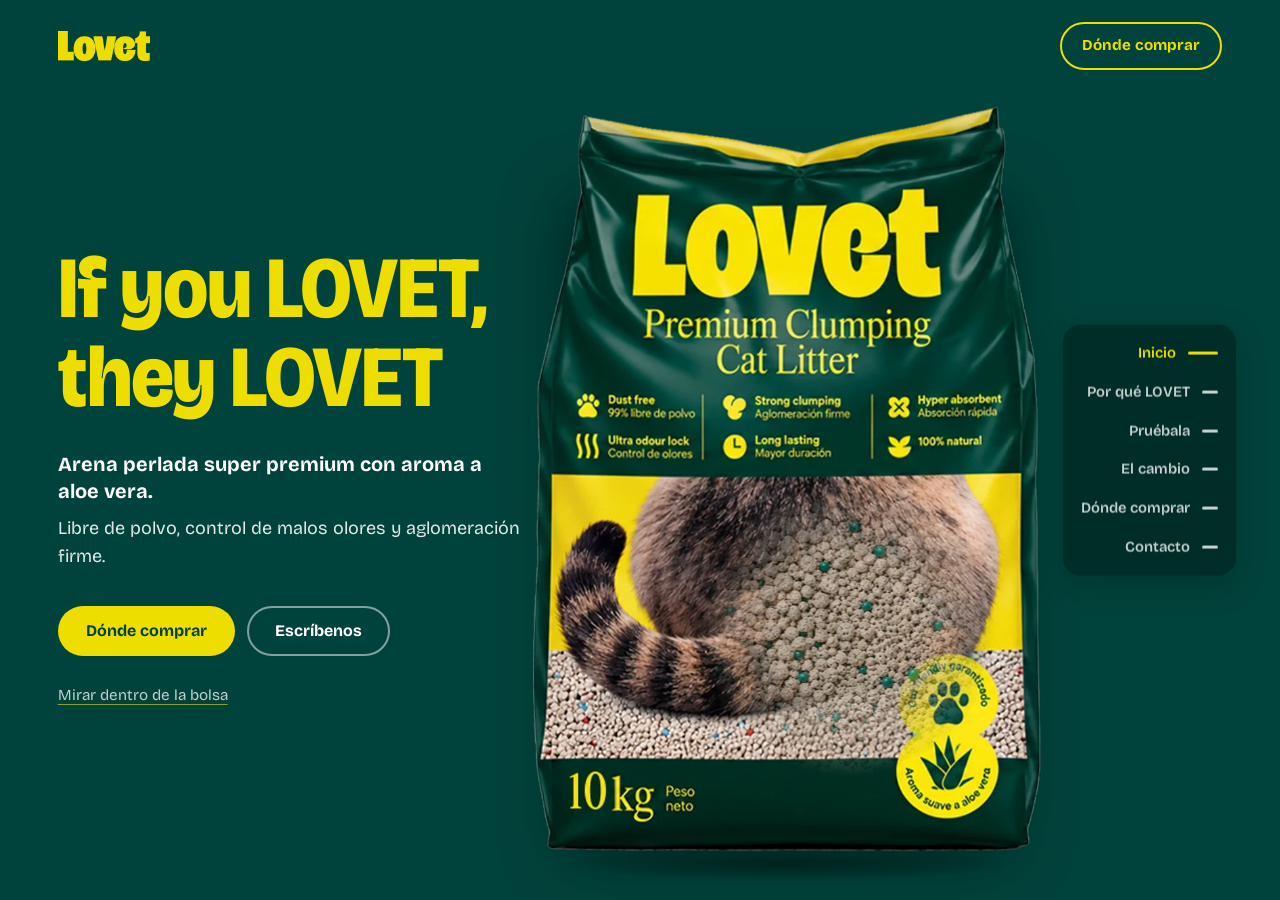
<file: index.html>
<!doctype html>
<html lang="es">
<head>
  <meta charset="utf-8">
  <meta name="viewport" content="width=device-width, initial-scale=1">
  <title>LOVET | Arena perlada para gatos</title>
  <meta name="description" content="LOVET Super Premium, arena perlada aglomerante con aroma a aloe vera, en bolsas de 5, 10 y 20 kg. Encuentra tu punto de venta más cercano.">
  <meta name="theme-color" content="#00433c">
  <link rel="icon" href="assets/logo-lovet.png">
  <link rel="preconnect" href="https://fonts.googleapis.com">
  <link rel="preconnect" href="https://fonts.gstatic.com" crossorigin>
  <link href="https://fonts.googleapis.com/css2?family=Bricolage+Grotesque:opsz,wdth,wght@12..96,75..100,400..800&family=Instrument+Serif&display=swap" rel="stylesheet">
  <link rel="stylesheet" href="assets/vendor/maplibre/maplibre-gl.css">
  <link rel="stylesheet" href="styles.css">
  <script src="assets/vendor/maplibre/maplibre-gl.js" defer></script>
</head>
<body data-tone="dark">
  <a class="skip" href="#donde">Saltar a dónde comprar</a>

  <header class="topbar">
    <a class="topbar__logo" href="#inicio" aria-label="LOVET, volver al inicio">
      <img class="logo-light" src="assets/logo-wordmark.png" alt="" width="1200" height="391">
      <img class="logo-dark" src="assets/logo-wordmark-aloe.png" alt="" width="1200" height="391">
    </a>
    <a class="topbar__cta" href="#donde">Dónde comprar</a>
  </header>

  <nav class="rail" aria-label="Secciones de la página">
    <a href="#inicio"><span>Inicio</span></a>
    <a href="#familia"><span>Por qué LOVET</span></a>
    <a href="#tocala"><span>Pruébala</span></a>
    <a href="#cambio"><span>El cambio</span></a>
    <a href="#donde"><span>Dónde comprar</span></a>
    <a href="#contacto"><span>Contacto</span></a>
  </nav>
  <div class="progress" aria-hidden="true"><span id="progress-bar"></span></div>

  <main>

    <!-- 1. PORTADA -->
    <section class="page" id="inicio" data-tone="dark" aria-labelledby="t-inicio">
      <div class="page__inner hero">
        <div class="hero__copy">
          <h1 class="display" id="t-inicio" lang="en">If you LOVET, they LOVET</h1>
          <p class="hero__lead">Arena perlada super premium con aroma a aloe vera.</p>
          <p class="hero__text">Libre de polvo, control de malos olores y aglomeración firme.</p>
          <div class="hero__actions">
            <a class="btn btn--yellow" href="#donde">Dónde comprar</a>
            <a class="btn btn--line" href="#contacto">Escríbenos</a>
          </div>
          <button class="peek-btn" id="bag-toggle" type="button" aria-pressed="false" aria-controls="bag">Mirar dentro de la bolsa</button>
        </div>

        <figure class="bag" id="bag">
          <canvas class="bag__inside" id="bag-pearls" aria-hidden="true"></canvas>
          <img class="bag__skin" id="bag-img" src="assets/bolsa-10kg.webp" width="751" height="1100"
               alt="Bolsa de 10 kg de LOVET Premium Clumping Cat Litter">
        </figure>
      </div>
    </section>

    <!-- 2. POR QUE LOVET -->
    <section class="page" id="familia" data-tone="light" aria-labelledby="t-familia">
      <div class="page__inner family">
        <div class="family__photo">
          <img src="assets/familia.jpg"
               alt="Una persona vierte arena LOVET de la bolsa de 5 kg en la caja mientras un gato naranja la mira" width="972" height="1215">
        </div>
        <div class="family__text">
          <h2 class="family__title" id="t-familia">¿Por qué LOVET?</h2>
          <p class="family__lead">Amor que se nota. Cuidado que se siente.</p>
          <p>LOVET junta dos palabras: el amor con el que lo cuidas y el respaldo veterinario que merece. Una arena pensada como la piensa un veterinario y elegida como la elige alguien que quiere.</p>
          <dl class="naming">
            <div>
              <dt>Love</dt>
              <dd>Amor, afecto y el vínculo que no se negocia.</dd>
            </div>
            <div>
              <dt>Vet</dt>
              <dd>Respaldo, salud y cuidado profesional en cada detalle.</dd>
            </div>
          </dl>
        </div>
      </div>
    </section>

    <!-- 3. PRUEBALA -->
    <section class="page" id="tocala" data-tone="dark" aria-labelledby="t-tocala">
      <canvas class="field" id="field" aria-hidden="true"></canvas>
      <div class="page__inner field-ui">
        <div class="field-ui__copy">
          <h2 class="display" id="t-tocala">Toca la arena.</h2>
          <p>Sus perlas absorben el líquido y aglomeran firmemente para que puedas retirarla fácilmente con la pala.</p>
          <button class="btn btn--line" id="field-btn" type="button">Pruébalo aquí</button>
        </div>
        <div class="field-ui__bottom">
          <!-- los mismos beneficios que lleva la bolsa -->
          <ul class="perks">
            <li>
              <svg viewBox="0 0 24 24" aria-hidden="true"><path fill-rule="evenodd" d="M12 1.5a10.5 10.5 0 1 1 0 21 10.5 10.5 0 0 1 0-21zM10.8 5.5h2.4v6.3h-2.4zM13.2 11.8h4v2.4h-6.4v-2.4z"/></svg>
              Mayor duración
            </li>
            <li>
              <svg viewBox="0 0 24 24" aria-hidden="true"><rect x="2" y="1.5" width="9.2" height="8" rx="1.6"/><rect x="12.8" y="1.5" width="9.2" height="8" rx="1.6"/><path d="M2 11.2h20v.6a10 10 0 0 1-20 0z"/></svg>
              100% natural
            </li>
            <li>
              <svg viewBox="0 0 24 24" aria-hidden="true"><circle cx="8.6" cy="8.4" r="6.6"/><circle cx="16.6" cy="10.6" r="5.6"/><circle cx="10.6" cy="17.4" r="5.4"/></svg>
              Aglomeración firme
            </li>
            <li>
              <svg viewBox="0 0 24 24" aria-hidden="true"><ellipse cx="12" cy="16.6" rx="6.2" ry="5.2"/><ellipse cx="4.2" cy="10.2" rx="2.4" ry="3"/><ellipse cx="8.8" cy="5.6" rx="2.5" ry="3.2"/><ellipse cx="15.2" cy="5.6" rx="2.5" ry="3.2"/><ellipse cx="19.8" cy="10.2" rx="2.4" ry="3"/></svg>
              99% libre de polvo
            </li>
            <li>
              <svg viewBox="0 0 24 24" aria-hidden="true" fill="none" stroke="currentColor" stroke-width="2.4" stroke-linecap="round"><path d="M5 2c-2.4 3.3 2.4 6.7 0 10s2.4 6.7 0 10M12 2c-2.4 3.3 2.4 6.7 0 10s2.4 6.7 0 10M19 2c-2.4 3.3 2.4 6.7 0 10s2.4 6.7 0 10"/></svg>
              Control de olores
            </li>
            <li>
              <svg viewBox="0 0 24 24" aria-hidden="true"><mask id="perk-x"><rect width="24" height="24" fill="#fff"/><path d="M7.2 7.2l9.6 9.6M16.8 7.2l-9.6 9.6" stroke="#000" stroke-width="2.2" stroke-linecap="round"/></mask><path mask="url(#perk-x)" d="M7 1.5c1.9 0 3.5 1 5 2.6 1.5-1.6 3.1-2.6 5-2.6a5.5 5.5 0 0 1 5.5 5.5c0 1.9-1 3.5-2.6 5 1.6 1.5 2.6 3.1 2.6 5a5.5 5.5 0 0 1-5.5 5.5c-1.9 0-3.5-1-5-2.6-1.5 1.6-3.1 2.6-5 2.6A5.5 5.5 0 0 1 1.5 17c0-1.9 1-3.5 2.6-5C2.5 10.5 1.5 8.9 1.5 7A5.5 5.5 0 0 1 7 1.5z"/></svg>
              Absorción rápida
            </li>
          </ul>
          </div>
      </div>
    </section>

    <!-- 4. EL CAMBIO -->
    <section class="page" id="cambio" data-tone="dark" aria-labelledby="t-cambio">
      <div class="page__inner switch">
        <div class="switch__text">
          <h2 class="display" id="t-cambio">Una nueva arena, paso a paso.</h2>
          <p class="switch__intro">Dale tiempo a tu gato para descubrir LOVET. Mezcla un poco de nuestra arena con la que usa habitualmente y aumenta la cantidad progresivamente, según cómo se adapte.</p>

          <div class="steps" role="tablist" aria-label="Pasos del cambio">
            <button type="button" role="tab" id="step-0" aria-controls="mix-panel" aria-selected="true">
              <span class="steps__n">1</span>
              <span class="steps__title">Empieza poco a poco</span>
              <span class="steps__text">Añade una pequeña cantidad de LOVET a su arena habitual.</span>
            </button>
            <button type="button" role="tab" id="step-1" aria-controls="mix-panel" aria-selected="false" tabindex="-1">
              <span class="steps__n">2</span>
              <span class="steps__title">Aumenta la mezcla</span>
              <span class="steps__text">Incorpora más LOVET gradualmente si tu gato la acepta.</span>
            </button>
            <button type="button" role="tab" id="step-2" aria-controls="mix-panel" aria-selected="false" tabindex="-1">
              <span class="steps__n">3</span>
              <span class="steps__title">Observa su adaptación</span>
              <span class="steps__text">Continúa hasta usar solo LOVET, sin apresurar el proceso.</span>
            </button>
          </div>
          <p class="switch__after">Tu michi tiene su propio ritmo.</p>
        </div>

        <figure class="switch__box" id="mix-panel" role="tabpanel" aria-labelledby="step-0">
          <canvas id="mix-box" role="img" aria-label="Caja de arena con un poco de LOVET mezclado con su arena habitual."></canvas>
          <figcaption class="switch__note">*Imagen referencial</figcaption>
        </figure>

        <figure class="switch__bags">
          <img src="assets/bolsas-presentaciones.webp" alt="Bolsas de arena LOVET Premium Clumping Cat Litter de 5 kg, 10 kg y 20 kg" width="1433" height="794" loading="lazy">
        </figure>
      </div>
    </section>

    <!-- 5. DONDE COMPRAR: MAPA -->
    <section class="page" id="donde" data-tone="light" aria-labelledby="t-donde">
      <div class="map" id="map" role="region" aria-label="Mapa de puntos de venta de LOVET en Lima"></div>
      <div class="page__inner stores-wrap">
        <aside class="stores">
          <div class="stores__head">
            <h2 id="t-donde">Encuéntranos en</h2>
          </div>
          <div class="stores__search">
            <label class="sr-only" for="store-q">Buscar por distrito, tienda o calle</label>
            <input id="store-q" type="search" placeholder="Distrito, tienda o calle" autocomplete="off">
            <button class="btn btn--aloe btn--sm" id="near-me" type="button">Cerca de mí</button>
          </div>
          <p class="stores__count" id="store-count" aria-live="polite"></p>
          <div class="stores__list" id="store-list"></div>
        </aside>
      </div>
    </section>

    <!-- 6. CONTACTO -->
    <section class="page" id="contacto" data-tone="dark" aria-labelledby="t-contacto">
      <div class="page__inner contact">
        <div class="contact__intro">
          <h2 class="display" id="t-contacto">Hablemos.</h2>
          <p>Si tienes una veterinaria, un pet shop o una tienda online y te interesa LOVET, escríbenos. También atendemos pedidos por correo.</p>
          <div class="contact__mail">
            <a class="btn btn--yellow" href="mailto:marketingpets@solvet.com.pe?subject=Hola%20LOVET">Escribir por correo</a>
            <a class="contact__address" href="mailto:marketingpets@solvet.com.pe">marketingpets@solvet.com.pe</a>
          </div>
          <div class="contact__photo">
            <img src="assets/contacto-gatos.jpg" alt="Tres gatos sentados uno al lado del otro mirando hacia arriba sobre un fondo amarillo: uno crema de pelo largo, uno atigrado naranja y uno atigrado gris" width="1264" height="848" loading="lazy">
          </div>
        </div>

        <div class="contact__box">
          <form class="contact-form" id="contact-form" novalidate>
            <div class="field">
              <label for="c-name">Nombre completo</label>
              <input id="c-name" name="nombre" autocomplete="name" required aria-describedby="c-name-err">
              <p class="field__error" id="c-name-err"></p>
            </div>
            <div class="field">
              <label for="c-biz">Nombre comercial</label>
              <input id="c-biz" name="nombre_comercial" autocomplete="organization">
            </div>
            <div class="field">
              <label for="c-mail">Correo</label>
              <input id="c-mail" name="correo" type="email" autocomplete="email" placeholder="nombre@correo.com" required aria-describedby="c-mail-err">
              <p class="field__error" id="c-mail-err"></p>
            </div>
            <div class="field">
              <label for="c-phone">Número</label>
              <input id="c-phone" name="numero" type="tel" autocomplete="tel" placeholder="987 654 321" aria-describedby="c-phone-err">
              <p class="field__error" id="c-phone-err"></p>
            </div>
            <div class="field">
              <label for="c-place">Distrito / Provincia</label>
              <input id="c-place" name="distrito_provincia" autocomplete="address-level2">
            </div>
            <div class="field">
              <label for="c-ruc">RUC</label>
              <input id="c-ruc" name="ruc" inputmode="numeric" maxlength="11" placeholder="20123456789" aria-describedby="c-ruc-err">
              <p class="field__error" id="c-ruc-err"></p>
            </div>
            <div class="field field--wide">
              <label for="c-who">¿Quién nos escribe?</label>
              <select id="c-who" name="perfil">
                <option>Tengo una veterinaria</option>
                <option>Tengo un pet shop</option>
                <option>Tengo una tienda online</option>
                <option>Otro</option>
              </select>
            </div>
            <div class="field field--wide">
              <label for="c-msg">Mensaje</label>
              <textarea id="c-msg" name="mensaje" rows="3" required aria-describedby="c-msg-err"></textarea>
              <p class="field__error" id="c-msg-err"></p>
            </div>
            <div class="contact-form__foot field--wide">
              <button class="btn btn--aloe" type="submit">Enviar mensaje</button>
            </div>
          </form>
          <div class="contact-done" id="contact-done" hidden tabindex="-1">
            <h3>Tu mensaje está listo.</h3>
            <p id="contact-done-text"></p>
            <button class="btn btn--outline" id="contact-again" type="button">Enviar otro mensaje</button>
          </div>
        </div>

        <footer class="footer">
          <img src="assets/logo-wordmark.png" alt="LOVET" width="1200" height="391" loading="lazy">
          <p>© 2026 LOVET</p>
        </footer>
      </div>
    </section>
  </main>

  <script src="main.js"></script>
</body>
</html>
</file>
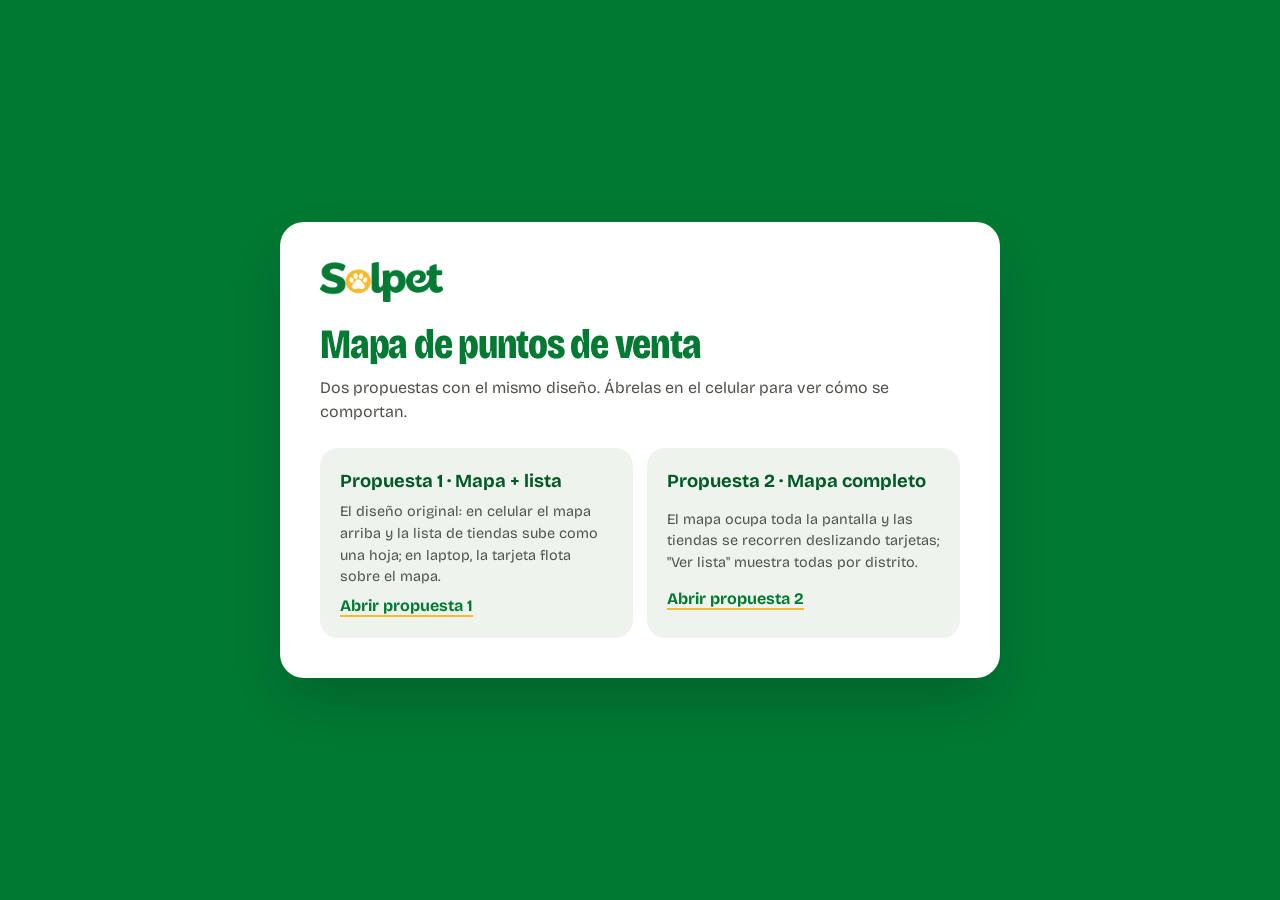
<file: mapa-solpet/index.html>
<!doctype html>
<html lang="es">
<head>
  <meta charset="utf-8">
  <meta name="viewport" content="width=device-width, initial-scale=1, viewport-fit=cover">
  <title>Solpet | Mapa de puntos de venta</title>
  <meta name="robots" content="noindex">
  <meta name="theme-color" content="#007A33">
  <link rel="icon" type="image/png" href="assets/favicon.png">
  <link rel="preconnect" href="https://fonts.googleapis.com">
  <link rel="preconnect" href="https://fonts.gstatic.com" crossorigin>
  <link href="https://fonts.googleapis.com/css2?family=Bricolage+Grotesque:opsz,wdth,wght@12..96,75..100,400..800&display=swap" rel="stylesheet">
  <link rel="stylesheet" href="comun/base.css">
  <style>
    body { min-height: 100svh; display: grid; place-items: center; padding: 24px 16px calc(24px + var(--safe-b)); background: var(--verde); }
    .pick { width: min(720px, 100%); background: var(--blanco); border-radius: 24px; padding: clamp(22px, 5vw, 40px); box-shadow: 0 24px 60px rgba(0, 0, 0, .18); }
    .pick > img { height: 40px; width: auto; }
    h1 { margin-top: 22px; font-weight: 800; font-variation-settings: "wdth" 80; font-size: clamp(1.9rem, 6vw, 2.6rem); line-height: 1; letter-spacing: -.03em; color: var(--verde); }
    .pick > p { margin-top: 10px; }
    .opts { display: grid; grid-template-columns: repeat(auto-fit, minmax(240px, 1fr)); gap: 14px; margin-top: 24px; }
    .opt { display: grid; gap: 6px; padding: 18px; border-radius: 18px; background: var(--bruma); text-decoration: none; border: 2px solid transparent; transition: border-color .2s; }
    .opt:hover { border-color: var(--amarillo); }
    .opt b { color: var(--verde-900); font-size: 1.15rem; }
    .opt span { font-size: .9rem; }
    .opt em { font-style: normal; font-weight: 700; color: var(--verde); text-decoration: underline; text-decoration-color: var(--amarillo); text-decoration-thickness: 2px; text-underline-offset: 4px; }
  </style>
</head>
<body>
  <main class="pick">
    <img src="assets/solpet-logo.webp" alt="Solpet" width="640" height="208">
    <h1>Mapa de puntos de venta</h1>
    <p>Dos propuestas con el mismo diseño. Ábrelas en el celular para ver cómo se comportan.</p>
    <div class="opts">
      <a class="opt" href="propuesta-1/">
        <b>Propuesta 1 · Mapa + lista</b>
        <span>El diseño original: en celular el mapa arriba y la lista de tiendas sube como una hoja; en laptop, la tarjeta flota sobre el mapa.</span>
        <em>Abrir propuesta 1</em>
      </a>
      <a class="opt" href="propuesta-2/">
        <b>Propuesta 2 · Mapa completo</b>
        <span>El mapa ocupa toda la pantalla y las tiendas se recorren deslizando tarjetas; "Ver lista" muestra todas por distrito.</span>
        <em>Abrir propuesta 2</em>
      </a>
    </div>
  </main>
</body>
</html>
</file>
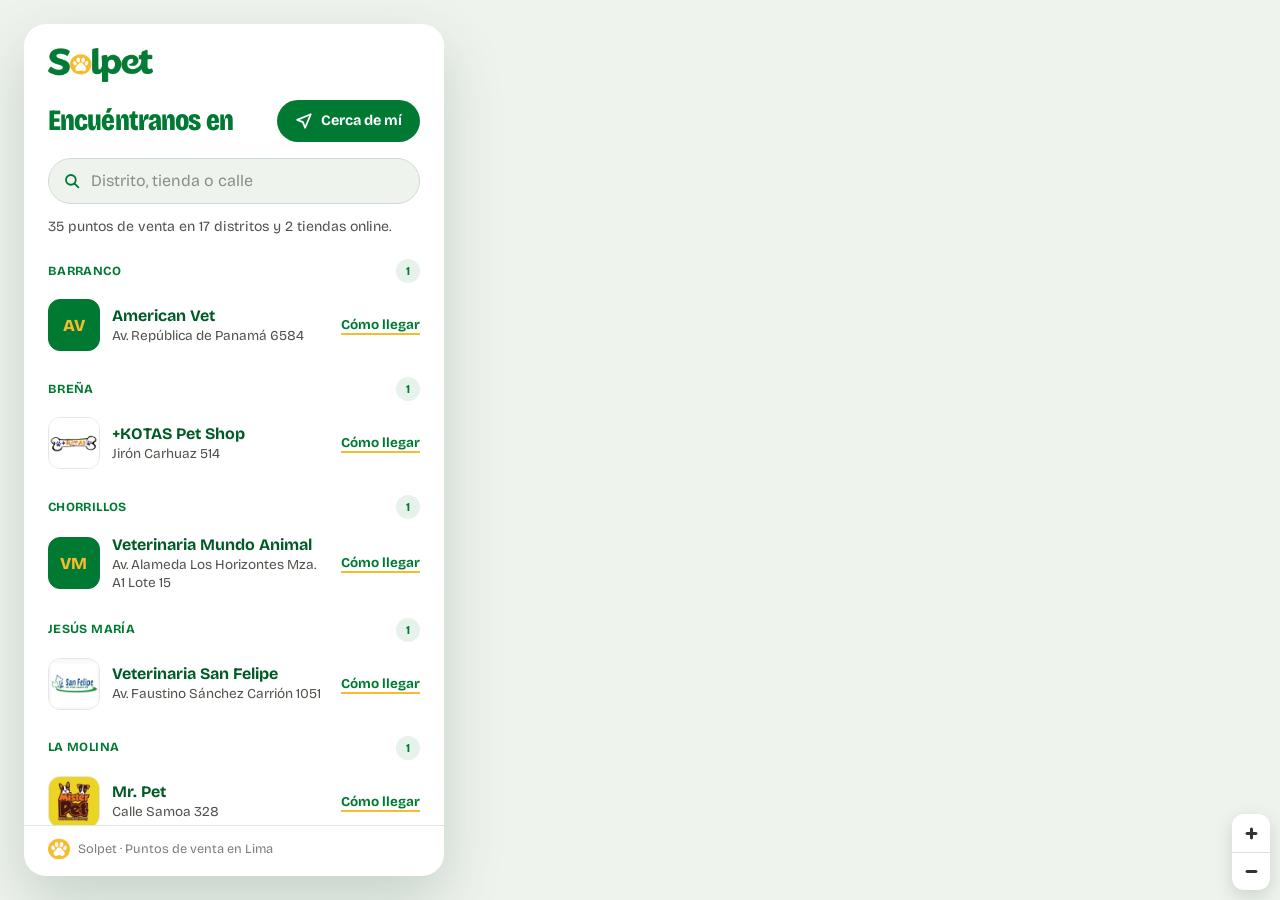
<file: mapa-solpet/propuesta-1/index.html>
<!doctype html>
<html lang="es">
<head>
  <meta charset="utf-8">
  <meta name="viewport" content="width=device-width, initial-scale=1, viewport-fit=cover">
  <title>Solpet | Puntos de venta</title>
  <meta name="description" content="Encuentra las tiendas y veterinarias de Lima donde están los productos de Solpet.">
  <meta name="theme-color" content="#007A33">
  <link rel="icon" type="image/png" href="../assets/favicon.png">
  <link rel="apple-touch-icon" href="../assets/apple-touch-icon.png">
  <meta property="og:title" content="Solpet | Puntos de venta">
  <meta property="og:description" content="Encuentra las tiendas y veterinarias de Lima donde están los productos de Solpet.">
  <meta property="og:image" content="../assets/icono-512.png">
  <link rel="preconnect" href="https://fonts.googleapis.com">
  <link rel="preconnect" href="https://fonts.gstatic.com" crossorigin>
  <link rel="preconnect" href="https://tiles.openfreemap.org" crossorigin>
  <link href="https://fonts.googleapis.com/css2?family=Bricolage+Grotesque:opsz,wdth,wght@12..96,75..100,400..800&display=swap" rel="stylesheet">
  <link rel="stylesheet" href="../assets/vendor/maplibre/maplibre-gl.css">
  <link rel="stylesheet" href="../comun/base.css">
  <link rel="stylesheet" href="estilos.css">
  <script src="../assets/vendor/maplibre/maplibre-gl.js" defer></script>
  <script src="../comun/tiendas.js" defer></script>
  <script src="../comun/mapa.js" defer></script>
  <script src="app.js" defer></script>
</head>
<body>
  <div class="map" id="map" role="region" aria-label="Mapa de puntos de venta en Lima"></div>

  <!-- en celular el logo flota sobre el mapa -->
  <div class="brand brand--float">
    <img src="../assets/solpet-logo.webp" alt="Solpet" width="640" height="208">
  </div>

  <main class="stores-wrap">
    <aside class="stores" aria-labelledby="t-donde">
      <div class="stores__top">
        <span class="stores__grip" aria-hidden="true"></span>
        <div class="brand brand--card">
          <img src="../assets/solpet-logo.webp" alt="Solpet" width="640" height="208">
        </div>
        <h1 class="stores__title" id="t-donde">Encuéntranos en</h1>
        <div class="stores__search">
          <label class="search">
            <span class="sr-only">Buscar por distrito, tienda o calle</span>
            <svg viewBox="0 0 24 24" aria-hidden="true" fill="none" stroke="currentColor" stroke-width="2.4" stroke-linecap="round"><circle cx="10.5" cy="10.5" r="6.5"/><path d="m15.5 15.5 5 5"/></svg>
            <input id="store-q" type="search" placeholder="Distrito, tienda o calle" autocomplete="off" enterkeyhint="search">
          </label>
          <button class="btn btn--verde" id="near-me" type="button">
            <svg viewBox="0 0 24 24" aria-hidden="true" fill="none" stroke="currentColor" stroke-width="2.4" stroke-linecap="round" stroke-linejoin="round"><path d="M21 3 3 10.5l7.5 3 3 7.5z"/></svg>
            <span>Cerca de mí</span>
          </button>
        </div>
        <p class="stores__count" id="store-count" aria-live="polite"></p>
      </div>
      <div class="stores__list" id="store-list"></div>
      <footer class="stores__foot">
        <img src="../assets/huella-solpet.png" alt="" width="24" height="24">
        <span>Solpet · Puntos de venta en Lima</span>
      </footer>
    </aside>
  </main>
</body>
</html>
</file>
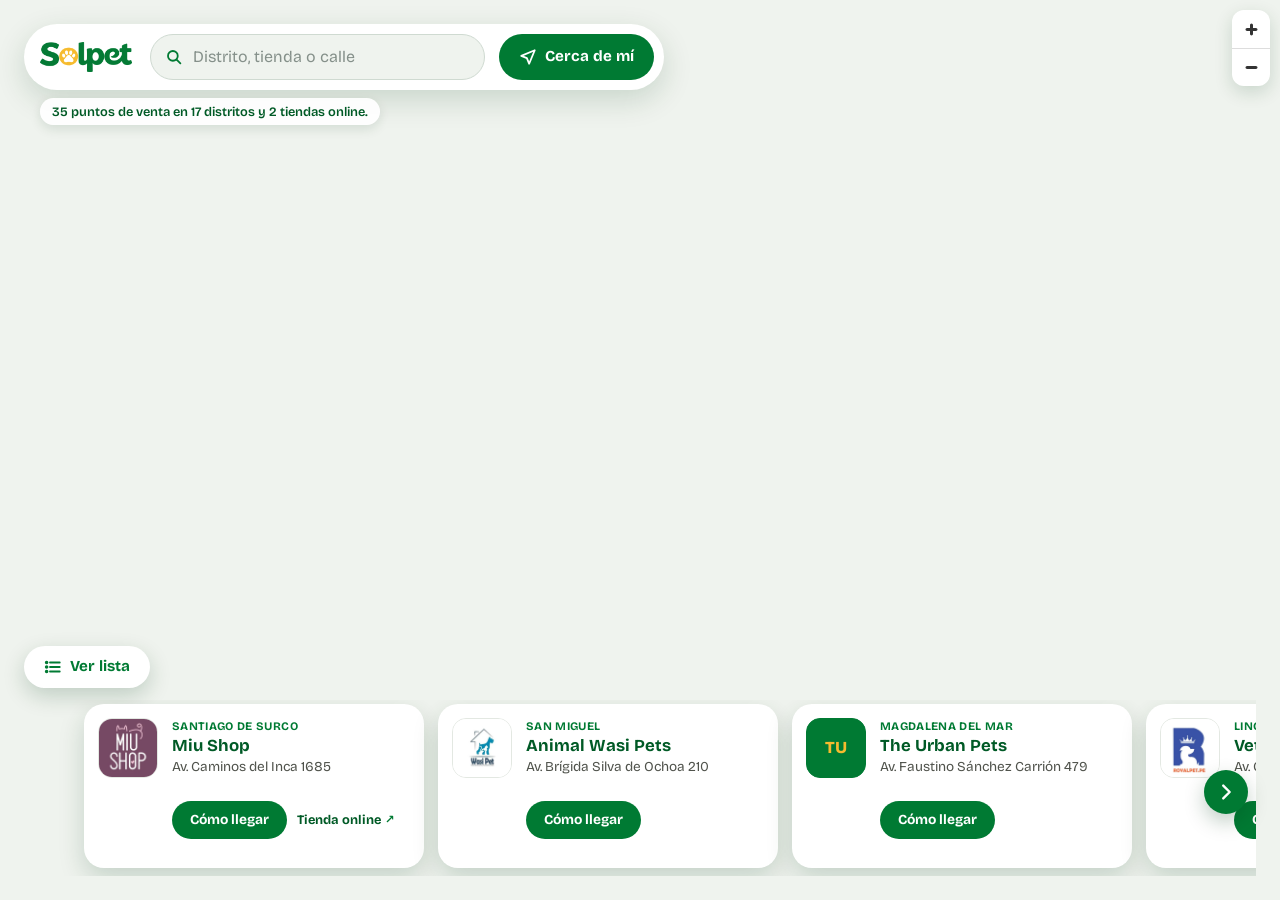
<file: mapa-solpet/propuesta-2/index.html>
<!doctype html>
<html lang="es">
<head>
  <meta charset="utf-8">
  <meta name="viewport" content="width=device-width, initial-scale=1, viewport-fit=cover">
  <title>Solpet | Puntos de venta</title>
  <meta name="description" content="Encuentra las tiendas y veterinarias de Lima donde están los productos de Solpet.">
  <meta name="theme-color" content="#007A33">
  <link rel="icon" type="image/png" href="../assets/favicon.png">
  <link rel="apple-touch-icon" href="../assets/apple-touch-icon.png">
  <meta property="og:title" content="Solpet | Puntos de venta">
  <meta property="og:description" content="Encuentra las tiendas y veterinarias de Lima donde están los productos de Solpet.">
  <meta property="og:image" content="../assets/icono-512.png">
  <link rel="preconnect" href="https://fonts.googleapis.com">
  <link rel="preconnect" href="https://fonts.gstatic.com" crossorigin>
  <link rel="preconnect" href="https://tiles.openfreemap.org" crossorigin>
  <link href="https://fonts.googleapis.com/css2?family=Bricolage+Grotesque:opsz,wdth,wght@12..96,75..100,400..800&display=swap" rel="stylesheet">
  <link rel="stylesheet" href="../assets/vendor/maplibre/maplibre-gl.css">
  <link rel="stylesheet" href="../comun/base.css">
  <link rel="stylesheet" href="estilos.css">
  <script src="../assets/vendor/maplibre/maplibre-gl.js" defer></script>
  <script src="../comun/tiendas.js" defer></script>
  <script src="../comun/mapa.js" defer></script>
  <script src="app.js" defer></script>
</head>
<body>
  <h1 class="sr-only">Solpet: puntos de venta en Lima</h1>
  <div class="map" id="map" role="region" aria-label="Mapa de puntos de venta en Lima"></div>

  <!-- barra superior: logo, buscador y "cerca de mí" -->
  <header class="bar">
    <div class="bar__row">
      <img class="bar__logo" src="../assets/solpet-logo.webp" alt="Solpet" width="640" height="208">
      <label class="search">
        <span class="sr-only">Buscar por distrito, tienda o calle</span>
        <svg viewBox="0 0 24 24" aria-hidden="true" fill="none" stroke="currentColor" stroke-width="2.4" stroke-linecap="round"><circle cx="10.5" cy="10.5" r="6.5"/><path d="m15.5 15.5 5 5"/></svg>
        <input id="store-q" type="search" placeholder="Distrito, tienda o calle" autocomplete="off" enterkeyhint="search">
      </label>
      <button class="btn btn--verde bar__near" id="near-me" type="button" aria-label="Ver los puntos de venta más cercanos a mí">
        <svg viewBox="0 0 24 24" aria-hidden="true" fill="none" stroke="currentColor" stroke-width="2.4" stroke-linecap="round" stroke-linejoin="round"><path d="M21 3 3 10.5l7.5 3 3 7.5z"/></svg>
        <span>Cerca de mí</span>
      </button>
    </div>
    <p class="bar__count" id="store-count" aria-live="polite"></p>
  </header>

  <!-- tarjetas que se deslizan; cada una corresponde a un pin -->
  <section class="deck" aria-label="Puntos de venta">
    <button class="btn deck__list-btn" id="open-list" type="button" aria-expanded="false" aria-controls="sheet">
      <svg viewBox="0 0 24 24" aria-hidden="true" fill="none" stroke="currentColor" stroke-width="2.4" stroke-linecap="round"><path d="M8 6h13M8 12h13M8 18h13"/><circle cx="3.5" cy="6" r="1.2" fill="currentColor"/><circle cx="3.5" cy="12" r="1.2" fill="currentColor"/><circle cx="3.5" cy="18" r="1.2" fill="currentColor"/></svg>
      <span>Ver lista</span>
    </button>
    <button class="deck__nav deck__nav--prev" type="button" data-dir="-1" aria-label="Tienda anterior"><svg viewBox="0 0 24 24" aria-hidden="true" fill="none" stroke="currentColor" stroke-width="2.6" stroke-linecap="round" stroke-linejoin="round"><path d="m15 5-7 7 7 7"/></svg></button>
    <ul class="deck__track" id="deck"></ul>
    <button class="deck__nav deck__nav--next" type="button" data-dir="1" aria-label="Tienda siguiente"><svg viewBox="0 0 24 24" aria-hidden="true" fill="none" stroke="currentColor" stroke-width="2.6" stroke-linecap="round" stroke-linejoin="round"><path d="m9 5 7 7-7 7"/></svg></button>
  </section>

  <!-- lista completa por distrito -->
  <aside class="sheet" id="sheet" aria-labelledby="t-lista" inert>
    <div class="sheet__head">
      <span class="sheet__grip" aria-hidden="true"></span>
      <h2 class="sheet__title" id="t-lista">Encuéntranos en</h2>
      <button class="sheet__close" id="close-list" type="button" aria-label="Cerrar la lista y volver al mapa">
        <svg viewBox="0 0 24 24" aria-hidden="true" fill="none" stroke="currentColor" stroke-width="2.6" stroke-linecap="round"><path d="M6 6l12 12M18 6 6 18"/></svg>
      </button>
    </div>
    <div class="sheet__list" id="store-list"></div>
  </aside>
</body>
</html>
</file>
<file: assets/vendor/maplibre/maplibre-gl.css>
.maplibregl-map{font:12px/20px Helvetica Neue,Arial,Helvetica,sans-serif;overflow:hidden;position:relative;-webkit-tap-highlight-color:rgb(0 0 0/0)}.maplibregl-canvas{left:0;position:absolute;top:0}.maplibregl-map:fullscreen{height:100%;width:100%}.maplibregl-ctrl-group button.maplibregl-ctrl-compass{touch-action:none}.maplibregl-canvas-container.maplibregl-interactive,.maplibregl-ctrl-group button.maplibregl-ctrl-compass{cursor:grab;-webkit-user-select:none;-moz-user-select:none;user-select:none}.maplibregl-canvas-container.maplibregl-interactive.maplibregl-track-pointer{cursor:pointer}.maplibregl-canvas-container.maplibregl-interactive:active,.maplibregl-ctrl-group button.maplibregl-ctrl-compass:active{cursor:grabbing}.maplibregl-canvas-container.maplibregl-touch-zoom-rotate,.maplibregl-canvas-container.maplibregl-touch-zoom-rotate .maplibregl-canvas{touch-action:pan-x pan-y}.maplibregl-canvas-container.maplibregl-touch-drag-pan,.maplibregl-canvas-container.maplibregl-touch-drag-pan .maplibregl-canvas{touch-action:pinch-zoom}.maplibregl-canvas-container.maplibregl-touch-zoom-rotate.maplibregl-touch-drag-pan,.maplibregl-canvas-container.maplibregl-touch-zoom-rotate.maplibregl-touch-drag-pan .maplibregl-canvas{touch-action:none}.maplibregl-canvas-container.maplibregl-touch-drag-pan.maplibregl-cooperative-gestures,.maplibregl-canvas-container.maplibregl-touch-drag-pan.maplibregl-cooperative-gestures .maplibregl-canvas{touch-action:pan-x pan-y}.maplibregl-ctrl-bottom-left,.maplibregl-ctrl-bottom-right,.maplibregl-ctrl-top-left,.maplibregl-ctrl-top-right{pointer-events:none;position:absolute;z-index:2}.maplibregl-ctrl-top-left{left:0;top:0}.maplibregl-ctrl-top-right{right:0;top:0}.maplibregl-ctrl-bottom-left{bottom:0;left:0}.maplibregl-ctrl-bottom-right{bottom:0;right:0}.maplibregl-ctrl{clear:both;pointer-events:auto;transform:translate(0)}.maplibregl-ctrl-top-left .maplibregl-ctrl{float:left;margin:10px 0 0 10px}.maplibregl-ctrl-top-right .maplibregl-ctrl{float:right;margin:10px 10px 0 0}.maplibregl-ctrl-bottom-left .maplibregl-ctrl{float:left;margin:0 0 10px 10px}.maplibregl-ctrl-bottom-right .maplibregl-ctrl{float:right;margin:0 10px 10px 0}.maplibregl-ctrl-group{background:#fff;border-radius:4px}.maplibregl-ctrl-group:not(:empty){box-shadow:0 0 0 2px rgba(0,0,0,.1)}@media (forced-colors:active){.maplibregl-ctrl-group:not(:empty){box-shadow:0 0 0 2px ButtonText}}.maplibregl-ctrl-group button{background-color:transparent;border:0;box-sizing:border-box;cursor:pointer;display:block;height:29px;outline:none;padding:0;width:29px}.maplibregl-ctrl-group button+button{border-top:1px solid #ddd}.maplibregl-ctrl button .maplibregl-ctrl-icon{background-position:50%;background-repeat:no-repeat;display:block;height:100%;width:100%}@media (forced-colors:active){.maplibregl-ctrl-icon{background-color:transparent}.maplibregl-ctrl-group button+button{border-top:1px solid ButtonText}}.maplibregl-ctrl button::-moz-focus-inner{border:0;padding:0}.maplibregl-ctrl-attrib-button:focus,.maplibregl-ctrl-group button:focus{box-shadow:0 0 2px 2px #0096ff}.maplibregl-ctrl button:disabled{cursor:not-allowed}.maplibregl-ctrl button:disabled .maplibregl-ctrl-icon{opacity:.25}.maplibregl-ctrl button:not(:disabled):hover{background-color:rgb(0 0 0/5%)}.maplibregl-ctrl-group button:focus:focus-visible{box-shadow:0 0 2px 2px #0096ff}.maplibregl-ctrl-group button:focus:not(:focus-visible){box-shadow:none}.maplibregl-ctrl-group button:focus:first-child{border-radius:4px 4px 0 0}.maplibregl-ctrl-group button:focus:last-child{border-radius:0 0 4px 4px}.maplibregl-ctrl-group button:focus:only-child{border-radius:inherit}.maplibregl-ctrl button.maplibregl-ctrl-zoom-out .maplibregl-ctrl-icon{background-image:url("data:image/svg+xml;charset=utf-8,%3Csvg xmlns='http://www.w3.org/2000/svg' width='29' height='29' fill='%23333' viewBox='0 0 29 29'%3E%3Cpath d='M10 13c-.75 0-1.5.75-1.5 1.5S9.25 16 10 16h9c.75 0 1.5-.75 1.5-1.5S19.75 13 19 13z'/%3E%3C/svg%3E")}.maplibregl-ctrl button.maplibregl-ctrl-zoom-in .maplibregl-ctrl-icon{background-image:url("data:image/svg+xml;charset=utf-8,%3Csvg xmlns='http://www.w3.org/2000/svg' width='29' height='29' fill='%23333' viewBox='0 0 29 29'%3E%3Cpath d='M14.5 8.5c-.75 0-1.5.75-1.5 1.5v3h-3c-.75 0-1.5.75-1.5 1.5S9.25 16 10 16h3v3c0 .75.75 1.5 1.5 1.5S16 19.75 16 19v-3h3c.75 0 1.5-.75 1.5-1.5S19.75 13 19 13h-3v-3c0-.75-.75-1.5-1.5-1.5'/%3E%3C/svg%3E")}@media (forced-colors:active){.maplibregl-ctrl button.maplibregl-ctrl-zoom-out .maplibregl-ctrl-icon{background-image:url("data:image/svg+xml;charset=utf-8,%3Csvg xmlns='http://www.w3.org/2000/svg' width='29' height='29' fill='%23fff' viewBox='0 0 29 29'%3E%3Cpath d='M10 13c-.75 0-1.5.75-1.5 1.5S9.25 16 10 16h9c.75 0 1.5-.75 1.5-1.5S19.75 13 19 13z'/%3E%3C/svg%3E")}.maplibregl-ctrl button.maplibregl-ctrl-zoom-in .maplibregl-ctrl-icon{background-image:url("data:image/svg+xml;charset=utf-8,%3Csvg xmlns='http://www.w3.org/2000/svg' width='29' height='29' fill='%23fff' viewBox='0 0 29 29'%3E%3Cpath d='M14.5 8.5c-.75 0-1.5.75-1.5 1.5v3h-3c-.75 0-1.5.75-1.5 1.5S9.25 16 10 16h3v3c0 .75.75 1.5 1.5 1.5S16 19.75 16 19v-3h3c.75 0 1.5-.75 1.5-1.5S19.75 13 19 13h-3v-3c0-.75-.75-1.5-1.5-1.5'/%3E%3C/svg%3E")}}@media (forced-colors:active) and (prefers-color-scheme:light){.maplibregl-ctrl button.maplibregl-ctrl-zoom-out .maplibregl-ctrl-icon{background-image:url("data:image/svg+xml;charset=utf-8,%3Csvg xmlns='http://www.w3.org/2000/svg' width='29' height='29' viewBox='0 0 29 29'%3E%3Cpath d='M10 13c-.75 0-1.5.75-1.5 1.5S9.25 16 10 16h9c.75 0 1.5-.75 1.5-1.5S19.75 13 19 13z'/%3E%3C/svg%3E")}.maplibregl-ctrl button.maplibregl-ctrl-zoom-in .maplibregl-ctrl-icon{background-image:url("data:image/svg+xml;charset=utf-8,%3Csvg xmlns='http://www.w3.org/2000/svg' width='29' height='29' viewBox='0 0 29 29'%3E%3Cpath d='M14.5 8.5c-.75 0-1.5.75-1.5 1.5v3h-3c-.75 0-1.5.75-1.5 1.5S9.25 16 10 16h3v3c0 .75.75 1.5 1.5 1.5S16 19.75 16 19v-3h3c.75 0 1.5-.75 1.5-1.5S19.75 13 19 13h-3v-3c0-.75-.75-1.5-1.5-1.5'/%3E%3C/svg%3E")}}.maplibregl-ctrl button.maplibregl-ctrl-fullscreen .maplibregl-ctrl-icon{background-image:url("data:image/svg+xml;charset=utf-8,%3Csvg xmlns='http://www.w3.org/2000/svg' width='29' height='29' fill='%23333' viewBox='0 0 29 29'%3E%3Cpath d='M24 16v5.5c0 1.75-.75 2.5-2.5 2.5H16v-1l3-1.5-4-5.5 1-1 5.5 4 1.5-3zM6 16l1.5 3 5.5-4 1 1-4 5.5 3 1.5v1H7.5C5.75 24 5 23.25 5 21.5V16zm7-11v1l-3 1.5 4 5.5-1 1-5.5-4L6 13H5V7.5C5 5.75 5.75 5 7.5 5zm11 2.5c0-1.75-.75-2.5-2.5-2.5H16v1l3 1.5-4 5.5 1 1 5.5-4 1.5 3h1z'/%3E%3C/svg%3E")}.maplibregl-ctrl button.maplibregl-ctrl-shrink .maplibregl-ctrl-icon{background-image:url("data:image/svg+xml;charset=utf-8,%3Csvg xmlns='http://www.w3.org/2000/svg' width='29' height='29' viewBox='0 0 29 29'%3E%3Cpath d='M18.5 16c-1.75 0-2.5.75-2.5 2.5V24h1l1.5-3 5.5 4 1-1-4-5.5 3-1.5v-1zM13 18.5c0-1.75-.75-2.5-2.5-2.5H5v1l3 1.5L4 24l1 1 5.5-4 1.5 3h1zm3-8c0 1.75.75 2.5 2.5 2.5H24v-1l-3-1.5L25 5l-1-1-5.5 4L17 5h-1zM10.5 13c1.75 0 2.5-.75 2.5-2.5V5h-1l-1.5 3L5 4 4 5l4 5.5L5 12v1z'/%3E%3C/svg%3E")}@media (forced-colors:active){.maplibregl-ctrl button.maplibregl-ctrl-fullscreen .maplibregl-ctrl-icon{background-image:url("data:image/svg+xml;charset=utf-8,%3Csvg xmlns='http://www.w3.org/2000/svg' width='29' height='29' fill='%23fff' viewBox='0 0 29 29'%3E%3Cpath d='M24 16v5.5c0 1.75-.75 2.5-2.5 2.5H16v-1l3-1.5-4-5.5 1-1 5.5 4 1.5-3zM6 16l1.5 3 5.5-4 1 1-4 5.5 3 1.5v1H7.5C5.75 24 5 23.25 5 21.5V16zm7-11v1l-3 1.5 4 5.5-1 1-5.5-4L6 13H5V7.5C5 5.75 5.75 5 7.5 5zm11 2.5c0-1.75-.75-2.5-2.5-2.5H16v1l3 1.5-4 5.5 1 1 5.5-4 1.5 3h1z'/%3E%3C/svg%3E")}.maplibregl-ctrl button.maplibregl-ctrl-shrink .maplibregl-ctrl-icon{background-image:url("data:image/svg+xml;charset=utf-8,%3Csvg xmlns='http://www.w3.org/2000/svg' width='29' height='29' fill='%23fff' viewBox='0 0 29 29'%3E%3Cpath d='M18.5 16c-1.75 0-2.5.75-2.5 2.5V24h1l1.5-3 5.5 4 1-1-4-5.5 3-1.5v-1zM13 18.5c0-1.75-.75-2.5-2.5-2.5H5v1l3 1.5L4 24l1 1 5.5-4 1.5 3h1zm3-8c0 1.75.75 2.5 2.5 2.5H24v-1l-3-1.5L25 5l-1-1-5.5 4L17 5h-1zM10.5 13c1.75 0 2.5-.75 2.5-2.5V5h-1l-1.5 3L5 4 4 5l4 5.5L5 12v1z'/%3E%3C/svg%3E")}}@media (forced-colors:active) and (prefers-color-scheme:light){.maplibregl-ctrl button.maplibregl-ctrl-fullscreen .maplibregl-ctrl-icon{background-image:url("data:image/svg+xml;charset=utf-8,%3Csvg xmlns='http://www.w3.org/2000/svg' width='29' height='29' viewBox='0 0 29 29'%3E%3Cpath d='M24 16v5.5c0 1.75-.75 2.5-2.5 2.5H16v-1l3-1.5-4-5.5 1-1 5.5 4 1.5-3zM6 16l1.5 3 5.5-4 1 1-4 5.5 3 1.5v1H7.5C5.75 24 5 23.25 5 21.5V16zm7-11v1l-3 1.5 4 5.5-1 1-5.5-4L6 13H5V7.5C5 5.75 5.75 5 7.5 5zm11 2.5c0-1.75-.75-2.5-2.5-2.5H16v1l3 1.5-4 5.5 1 1 5.5-4 1.5 3h1z'/%3E%3C/svg%3E")}.maplibregl-ctrl button.maplibregl-ctrl-shrink .maplibregl-ctrl-icon{background-image:url("data:image/svg+xml;charset=utf-8,%3Csvg xmlns='http://www.w3.org/2000/svg' width='29' height='29' viewBox='0 0 29 29'%3E%3Cpath d='M18.5 16c-1.75 0-2.5.75-2.5 2.5V24h1l1.5-3 5.5 4 1-1-4-5.5 3-1.5v-1zM13 18.5c0-1.75-.75-2.5-2.5-2.5H5v1l3 1.5L4 24l1 1 5.5-4 1.5 3h1zm3-8c0 1.75.75 2.5 2.5 2.5H24v-1l-3-1.5L25 5l-1-1-5.5 4L17 5h-1zM10.5 13c1.75 0 2.5-.75 2.5-2.5V5h-1l-1.5 3L5 4 4 5l4 5.5L5 12v1z'/%3E%3C/svg%3E")}}.maplibregl-ctrl button.maplibregl-ctrl-compass .maplibregl-ctrl-icon{background-image:url("data:image/svg+xml;charset=utf-8,%3Csvg xmlns='http://www.w3.org/2000/svg' width='29' height='29' fill='%23333' viewBox='0 0 29 29'%3E%3Cpath d='m10.5 14 4-8 4 8z'/%3E%3Cpath fill='%23ccc' d='m10.5 16 4 8 4-8z'/%3E%3C/svg%3E")}@media (forced-colors:active){.maplibregl-ctrl button.maplibregl-ctrl-compass .maplibregl-ctrl-icon{background-image:url("data:image/svg+xml;charset=utf-8,%3Csvg xmlns='http://www.w3.org/2000/svg' width='29' height='29' fill='%23fff' viewBox='0 0 29 29'%3E%3Cpath d='m10.5 14 4-8 4 8z'/%3E%3Cpath fill='%23ccc' d='m10.5 16 4 8 4-8z'/%3E%3C/svg%3E")}}@media (forced-colors:active) and (prefers-color-scheme:light){.maplibregl-ctrl button.maplibregl-ctrl-compass .maplibregl-ctrl-icon{background-image:url("data:image/svg+xml;charset=utf-8,%3Csvg xmlns='http://www.w3.org/2000/svg' width='29' height='29' viewBox='0 0 29 29'%3E%3Cpath d='m10.5 14 4-8 4 8z'/%3E%3Cpath fill='%23ccc' d='m10.5 16 4 8 4-8z'/%3E%3C/svg%3E")}}.maplibregl-ctrl button.maplibregl-ctrl-terrain .maplibregl-ctrl-icon{background-image:url("data:image/svg+xml;charset=utf-8,%3Csvg xmlns='http://www.w3.org/2000/svg' width='22' height='22' fill='%23333' viewBox='0 0 22 22'%3E%3Cpath d='m1.754 13.406 4.453-4.851 3.09 3.09 3.281 3.277.969-.969-3.309-3.312 3.844-4.121 6.148 6.886h1.082v-.855l-7.207-8.07-4.84 5.187L6.169 6.57l-5.48 5.965v.871ZM.688 16.844h20.625v1.375H.688Zm0 0'/%3E%3C/svg%3E")}.maplibregl-ctrl button.maplibregl-ctrl-terrain-enabled .maplibregl-ctrl-icon{background-image:url("data:image/svg+xml;charset=utf-8,%3Csvg xmlns='http://www.w3.org/2000/svg' width='22' height='22' fill='%2333b5e5' viewBox='0 0 22 22'%3E%3Cpath d='m1.754 13.406 4.453-4.851 3.09 3.09 3.281 3.277.969-.969-3.309-3.312 3.844-4.121 6.148 6.886h1.082v-.855l-7.207-8.07-4.84 5.187L6.169 6.57l-5.48 5.965v.871ZM.688 16.844h20.625v1.375H.688Zm0 0'/%3E%3C/svg%3E")}.maplibregl-ctrl button.maplibregl-ctrl-geolocate .maplibregl-ctrl-icon{background-image:url("data:image/svg+xml;charset=utf-8,%3Csvg xmlns='http://www.w3.org/2000/svg' width='29' height='29' fill='%23333' viewBox='0 0 20 20'%3E%3Cpath d='M10 4C9 4 9 5 9 5v.1A5 5 0 0 0 5.1 9H5s-1 0-1 1 1 1 1 1h.1A5 5 0 0 0 9 14.9v.1s0 1 1 1 1-1 1-1v-.1a5 5 0 0 0 3.9-3.9h.1s1 0 1-1-1-1-1-1h-.1A5 5 0 0 0 11 5.1V5s0-1-1-1m0 2.5a3.5 3.5 0 1 1 0 7 3.5 3.5 0 1 1 0-7'/%3E%3Ccircle cx='10' cy='10' r='2'/%3E%3C/svg%3E")}.maplibregl-ctrl button.maplibregl-ctrl-geolocate:disabled .maplibregl-ctrl-icon{background-image:url("data:image/svg+xml;charset=utf-8,%3Csvg xmlns='http://www.w3.org/2000/svg' width='29' height='29' fill='%23aaa' viewBox='0 0 20 20'%3E%3Cpath d='M10 4C9 4 9 5 9 5v.1A5 5 0 0 0 5.1 9H5s-1 0-1 1 1 1 1 1h.1A5 5 0 0 0 9 14.9v.1s0 1 1 1 1-1 1-1v-.1a5 5 0 0 0 3.9-3.9h.1s1 0 1-1-1-1-1-1h-.1A5 5 0 0 0 11 5.1V5s0-1-1-1m0 2.5a3.5 3.5 0 1 1 0 7 3.5 3.5 0 1 1 0-7'/%3E%3Ccircle cx='10' cy='10' r='2'/%3E%3Cpath fill='red' d='m14 5 1 1-9 9-1-1z'/%3E%3C/svg%3E")}.maplibregl-ctrl button.maplibregl-ctrl-geolocate.maplibregl-ctrl-geolocate-active .maplibregl-ctrl-icon{background-image:url("data:image/svg+xml;charset=utf-8,%3Csvg xmlns='http://www.w3.org/2000/svg' width='29' height='29' fill='%2333b5e5' viewBox='0 0 20 20'%3E%3Cpath d='M10 4C9 4 9 5 9 5v.1A5 5 0 0 0 5.1 9H5s-1 0-1 1 1 1 1 1h.1A5 5 0 0 0 9 14.9v.1s0 1 1 1 1-1 1-1v-.1a5 5 0 0 0 3.9-3.9h.1s1 0 1-1-1-1-1-1h-.1A5 5 0 0 0 11 5.1V5s0-1-1-1m0 2.5a3.5 3.5 0 1 1 0 7 3.5 3.5 0 1 1 0-7'/%3E%3Ccircle cx='10' cy='10' r='2'/%3E%3C/svg%3E")}.maplibregl-ctrl button.maplibregl-ctrl-geolocate.maplibregl-ctrl-geolocate-active-error .maplibregl-ctrl-icon{background-image:url("data:image/svg+xml;charset=utf-8,%3Csvg xmlns='http://www.w3.org/2000/svg' width='29' height='29' fill='%23e58978' viewBox='0 0 20 20'%3E%3Cpath d='M10 4C9 4 9 5 9 5v.1A5 5 0 0 0 5.1 9H5s-1 0-1 1 1 1 1 1h.1A5 5 0 0 0 9 14.9v.1s0 1 1 1 1-1 1-1v-.1a5 5 0 0 0 3.9-3.9h.1s1 0 1-1-1-1-1-1h-.1A5 5 0 0 0 11 5.1V5s0-1-1-1m0 2.5a3.5 3.5 0 1 1 0 7 3.5 3.5 0 1 1 0-7'/%3E%3Ccircle cx='10' cy='10' r='2'/%3E%3C/svg%3E")}.maplibregl-ctrl button.maplibregl-ctrl-geolocate.maplibregl-ctrl-geolocate-background .maplibregl-ctrl-icon{background-image:url("data:image/svg+xml;charset=utf-8,%3Csvg xmlns='http://www.w3.org/2000/svg' width='29' height='29' fill='%2333b5e5' viewBox='0 0 20 20'%3E%3Cpath d='M10 4C9 4 9 5 9 5v.1A5 5 0 0 0 5.1 9H5s-1 0-1 1 1 1 1 1h.1A5 5 0 0 0 9 14.9v.1s0 1 1 1 1-1 1-1v-.1a5 5 0 0 0 3.9-3.9h.1s1 0 1-1-1-1-1-1h-.1A5 5 0 0 0 11 5.1V5s0-1-1-1m0 2.5a3.5 3.5 0 1 1 0 7 3.5 3.5 0 1 1 0-7'/%3E%3C/svg%3E")}.maplibregl-ctrl button.maplibregl-ctrl-geolocate.maplibregl-ctrl-geolocate-background-error .maplibregl-ctrl-icon{background-image:url("data:image/svg+xml;charset=utf-8,%3Csvg xmlns='http://www.w3.org/2000/svg' width='29' height='29' fill='%23e54e33' viewBox='0 0 20 20'%3E%3Cpath d='M10 4C9 4 9 5 9 5v.1A5 5 0 0 0 5.1 9H5s-1 0-1 1 1 1 1 1h.1A5 5 0 0 0 9 14.9v.1s0 1 1 1 1-1 1-1v-.1a5 5 0 0 0 3.9-3.9h.1s1 0 1-1-1-1-1-1h-.1A5 5 0 0 0 11 5.1V5s0-1-1-1m0 2.5a3.5 3.5 0 1 1 0 7 3.5 3.5 0 1 1 0-7'/%3E%3C/svg%3E")}.maplibregl-ctrl button.maplibregl-ctrl-geolocate.maplibregl-ctrl-geolocate-waiting .maplibregl-ctrl-icon{animation:maplibregl-spin 2s linear infinite}@media (forced-colors:active){.maplibregl-ctrl button.maplibregl-ctrl-geolocate .maplibregl-ctrl-icon{background-image:url("data:image/svg+xml;charset=utf-8,%3Csvg xmlns='http://www.w3.org/2000/svg' width='29' height='29' fill='%23fff' viewBox='0 0 20 20'%3E%3Cpath d='M10 4C9 4 9 5 9 5v.1A5 5 0 0 0 5.1 9H5s-1 0-1 1 1 1 1 1h.1A5 5 0 0 0 9 14.9v.1s0 1 1 1 1-1 1-1v-.1a5 5 0 0 0 3.9-3.9h.1s1 0 1-1-1-1-1-1h-.1A5 5 0 0 0 11 5.1V5s0-1-1-1m0 2.5a3.5 3.5 0 1 1 0 7 3.5 3.5 0 1 1 0-7'/%3E%3Ccircle cx='10' cy='10' r='2'/%3E%3C/svg%3E")}.maplibregl-ctrl button.maplibregl-ctrl-geolocate:disabled .maplibregl-ctrl-icon{background-image:url("data:image/svg+xml;charset=utf-8,%3Csvg xmlns='http://www.w3.org/2000/svg' width='29' height='29' fill='%23999' viewBox='0 0 20 20'%3E%3Cpath d='M10 4C9 4 9 5 9 5v.1A5 5 0 0 0 5.1 9H5s-1 0-1 1 1 1 1 1h.1A5 5 0 0 0 9 14.9v.1s0 1 1 1 1-1 1-1v-.1a5 5 0 0 0 3.9-3.9h.1s1 0 1-1-1-1-1-1h-.1A5 5 0 0 0 11 5.1V5s0-1-1-1m0 2.5a3.5 3.5 0 1 1 0 7 3.5 3.5 0 1 1 0-7'/%3E%3Ccircle cx='10' cy='10' r='2'/%3E%3Cpath fill='red' d='m14 5 1 1-9 9-1-1z'/%3E%3C/svg%3E")}.maplibregl-ctrl button.maplibregl-ctrl-geolocate.maplibregl-ctrl-geolocate-active .maplibregl-ctrl-icon{background-image:url("data:image/svg+xml;charset=utf-8,%3Csvg xmlns='http://www.w3.org/2000/svg' width='29' height='29' fill='%2333b5e5' viewBox='0 0 20 20'%3E%3Cpath d='M10 4C9 4 9 5 9 5v.1A5 5 0 0 0 5.1 9H5s-1 0-1 1 1 1 1 1h.1A5 5 0 0 0 9 14.9v.1s0 1 1 1 1-1 1-1v-.1a5 5 0 0 0 3.9-3.9h.1s1 0 1-1-1-1-1-1h-.1A5 5 0 0 0 11 5.1V5s0-1-1-1m0 2.5a3.5 3.5 0 1 1 0 7 3.5 3.5 0 1 1 0-7'/%3E%3Ccircle cx='10' cy='10' r='2'/%3E%3C/svg%3E")}.maplibregl-ctrl button.maplibregl-ctrl-geolocate.maplibregl-ctrl-geolocate-active-error .maplibregl-ctrl-icon{background-image:url("data:image/svg+xml;charset=utf-8,%3Csvg xmlns='http://www.w3.org/2000/svg' width='29' height='29' fill='%23e58978' viewBox='0 0 20 20'%3E%3Cpath d='M10 4C9 4 9 5 9 5v.1A5 5 0 0 0 5.1 9H5s-1 0-1 1 1 1 1 1h.1A5 5 0 0 0 9 14.9v.1s0 1 1 1 1-1 1-1v-.1a5 5 0 0 0 3.9-3.9h.1s1 0 1-1-1-1-1-1h-.1A5 5 0 0 0 11 5.1V5s0-1-1-1m0 2.5a3.5 3.5 0 1 1 0 7 3.5 3.5 0 1 1 0-7'/%3E%3Ccircle cx='10' cy='10' r='2'/%3E%3C/svg%3E")}.maplibregl-ctrl button.maplibregl-ctrl-geolocate.maplibregl-ctrl-geolocate-background .maplibregl-ctrl-icon{background-image:url("data:image/svg+xml;charset=utf-8,%3Csvg xmlns='http://www.w3.org/2000/svg' width='29' height='29' fill='%2333b5e5' viewBox='0 0 20 20'%3E%3Cpath d='M10 4C9 4 9 5 9 5v.1A5 5 0 0 0 5.1 9H5s-1 0-1 1 1 1 1 1h.1A5 5 0 0 0 9 14.9v.1s0 1 1 1 1-1 1-1v-.1a5 5 0 0 0 3.9-3.9h.1s1 0 1-1-1-1-1-1h-.1A5 5 0 0 0 11 5.1V5s0-1-1-1m0 2.5a3.5 3.5 0 1 1 0 7 3.5 3.5 0 1 1 0-7'/%3E%3C/svg%3E")}.maplibregl-ctrl button.maplibregl-ctrl-geolocate.maplibregl-ctrl-geolocate-background-error .maplibregl-ctrl-icon{background-image:url("data:image/svg+xml;charset=utf-8,%3Csvg xmlns='http://www.w3.org/2000/svg' width='29' height='29' fill='%23e54e33' viewBox='0 0 20 20'%3E%3Cpath d='M10 4C9 4 9 5 9 5v.1A5 5 0 0 0 5.1 9H5s-1 0-1 1 1 1 1 1h.1A5 5 0 0 0 9 14.9v.1s0 1 1 1 1-1 1-1v-.1a5 5 0 0 0 3.9-3.9h.1s1 0 1-1-1-1-1-1h-.1A5 5 0 0 0 11 5.1V5s0-1-1-1m0 2.5a3.5 3.5 0 1 1 0 7 3.5 3.5 0 1 1 0-7'/%3E%3C/svg%3E")}}@media (forced-colors:active) and (prefers-color-scheme:light){.maplibregl-ctrl button.maplibregl-ctrl-geolocate .maplibregl-ctrl-icon{background-image:url("data:image/svg+xml;charset=utf-8,%3Csvg xmlns='http://www.w3.org/2000/svg' width='29' height='29' viewBox='0 0 20 20'%3E%3Cpath d='M10 4C9 4 9 5 9 5v.1A5 5 0 0 0 5.1 9H5s-1 0-1 1 1 1 1 1h.1A5 5 0 0 0 9 14.9v.1s0 1 1 1 1-1 1-1v-.1a5 5 0 0 0 3.9-3.9h.1s1 0 1-1-1-1-1-1h-.1A5 5 0 0 0 11 5.1V5s0-1-1-1m0 2.5a3.5 3.5 0 1 1 0 7 3.5 3.5 0 1 1 0-7'/%3E%3Ccircle cx='10' cy='10' r='2'/%3E%3C/svg%3E")}.maplibregl-ctrl button.maplibregl-ctrl-geolocate:disabled .maplibregl-ctrl-icon{background-image:url("data:image/svg+xml;charset=utf-8,%3Csvg xmlns='http://www.w3.org/2000/svg' width='29' height='29' fill='%23666' viewBox='0 0 20 20'%3E%3Cpath d='M10 4C9 4 9 5 9 5v.1A5 5 0 0 0 5.1 9H5s-1 0-1 1 1 1 1 1h.1A5 5 0 0 0 9 14.9v.1s0 1 1 1 1-1 1-1v-.1a5 5 0 0 0 3.9-3.9h.1s1 0 1-1-1-1-1-1h-.1A5 5 0 0 0 11 5.1V5s0-1-1-1m0 2.5a3.5 3.5 0 1 1 0 7 3.5 3.5 0 1 1 0-7'/%3E%3Ccircle cx='10' cy='10' r='2'/%3E%3Cpath fill='red' d='m14 5 1 1-9 9-1-1z'/%3E%3C/svg%3E")}}@keyframes maplibregl-spin{0%{transform:rotate(0deg)}to{transform:rotate(1turn)}}a.maplibregl-ctrl-logo{background-image:url("data:image/svg+xml;charset=utf-8,%3Csvg xmlns='http://www.w3.org/2000/svg' width='88' height='23' fill='none'%3E%3Cpath fill='%23000' fill-opacity='.4' fill-rule='evenodd' d='M17.408 16.796h-1.827l2.501-12.095h.198l3.324 6.533.988 2.19.988-2.19 3.258-6.533h.181l2.6 12.095h-1.81l-1.218-5.644-.362-1.71-.658 1.71-2.929 5.644h-.098l-2.914-5.644-.757-1.71-.345 1.71zm1.958-3.42-.726 3.663a1.255 1.255 0 0 1-1.232 1.011h-1.827a1.255 1.255 0 0 1-1.229-1.509l2.501-12.095a1.255 1.255 0 0 1 1.23-1.001h.197a1.25 1.25 0 0 1 1.12.685l3.19 6.273 3.125-6.263a1.25 1.25 0 0 1 1.123-.695h.181a1.255 1.255 0 0 1 1.227.991l1.443 6.71a5 5 0 0 1 .314-.787l.009-.016a4.6 4.6 0 0 1 1.777-1.887c.782-.46 1.668-.667 2.611-.667a4.6 4.6 0 0 1 1.7.32l.306.134c.21-.16.474-.256.759-.256h1.694a1.255 1.255 0 0 1 1.212.925 1.255 1.255 0 0 1 1.212-.925h1.711c.284 0 .545.094.755.252.613-.3 1.312-.45 2.075-.45 1.356 0 2.557.445 3.482 1.4q.47.48.763 1.064V4.701a1.255 1.255 0 0 1 1.255-1.255h1.86A1.255 1.255 0 0 1 54.44 4.7v9.194h2.217c.19 0 .37.043.532.118v-4.77c0-.356.147-.678.385-.906a2.42 2.42 0 0 1-.682-1.71c0-.665.267-1.253.735-1.7a2.45 2.45 0 0 1 1.722-.674 2.43 2.43 0 0 1 1.705.675q.318.302.504.683V4.7a1.255 1.255 0 0 1 1.255-1.255h1.744A1.255 1.255 0 0 1 65.812 4.7v3.335a4.8 4.8 0 0 1 1.526-.246c.938 0 1.817.214 2.59.69a4.47 4.47 0 0 1 1.67 1.743v-.98a1.255 1.255 0 0 1 1.256-1.256h1.777c.233 0 .451.064.639.174a3.4 3.4 0 0 1 1.567-.372c.346 0 .861.02 1.285.232a1.25 1.25 0 0 1 .689 1.004 4.7 4.7 0 0 1 .853-.588c.795-.44 1.675-.647 2.61-.647 1.385 0 2.65.39 3.525 1.396.836.938 1.168 2.173 1.168 3.528q-.001.515-.056 1.051a1.255 1.255 0 0 1-.947 1.09l.408.952a1.255 1.255 0 0 1-.477 1.552c-.418.268-.92.463-1.458.612-.613.171-1.304.244-2.049.244-1.06 0-2.043-.207-2.886-.698l-.015-.008c-.798-.48-1.419-1.135-1.818-1.963l-.004-.008a5.8 5.8 0 0 1-.548-2.512q0-.429.053-.843a1.3 1.3 0 0 1-.333-.086l-.166-.004c-.223 0-.426.062-.643.228-.03.024-.142.139-.142.59v3.883a1.255 1.255 0 0 1-1.256 1.256h-1.777a1.255 1.255 0 0 1-1.256-1.256V15.69l-.032.057a4.8 4.8 0 0 1-1.86 1.833 5.04 5.04 0 0 1-2.484.634 4.5 4.5 0 0 1-1.935-.424 1.25 1.25 0 0 1-.764.258h-1.71a1.255 1.255 0 0 1-1.256-1.255V7.687a2.4 2.4 0 0 1-.428.625c.253.23.412.561.412.93v7.553a1.255 1.255 0 0 1-1.256 1.255h-1.843a1.25 1.25 0 0 1-.894-.373c-.228.23-.544.373-.894.373H51.32a1.255 1.255 0 0 1-1.256-1.255v-1.251l-.061.117a4.7 4.7 0 0 1-1.782 1.884 4.77 4.77 0 0 1-2.485.67 5.6 5.6 0 0 1-1.485-.188l.009 2.764a1.255 1.255 0 0 1-1.255 1.259h-1.729a1.255 1.255 0 0 1-1.255-1.255v-3.537a1.255 1.255 0 0 1-1.167.793h-1.679a1.25 1.25 0 0 1-.77-.263 4.5 4.5 0 0 1-1.945.429c-.885 0-1.724-.21-2.495-.632l-.017-.01a5 5 0 0 1-1.081-.836 1.255 1.255 0 0 1-1.254 1.312h-1.81a1.255 1.255 0 0 1-1.228-.99l-.782-3.625-2.044 3.939a1.25 1.25 0 0 1-1.115.676h-.098a1.25 1.25 0 0 1-1.116-.68l-2.061-3.994zM35.92 16.63l.207-.114.223-.15q.493-.356.735-.785l.061-.118.033 1.332h1.678V9.242h-1.694l-.033 1.267q-.133-.329-.526-.658l-.032-.028a3.2 3.2 0 0 0-.668-.428l-.27-.12a3.3 3.3 0 0 0-1.235-.23q-1.136-.001-1.974.493a3.36 3.36 0 0 0-1.3 1.382q-.445.89-.444 2.074 0 1.2.51 2.107a3.8 3.8 0 0 0 1.382 1.381 3.9 3.9 0 0 0 1.893.477q.795 0 1.455-.33zm-2.789-5.38q-.576.675-.575 1.762 0 1.102.559 1.794.576.675 1.645.675a2.25 2.25 0 0 0 .934-.19 2.2 2.2 0 0 0 .468-.29l.178-.161a2.2 2.2 0 0 0 .397-.561q.244-.5.244-1.15v-.115q0-.708-.296-1.267l-.043-.077a2.2 2.2 0 0 0-.633-.709l-.13-.086-.047-.028a2.1 2.1 0 0 0-1.073-.285q-1.052 0-1.629.692zm2.316 2.706c.163-.17.28-.407.28-.83v-.114c0-.292-.06-.508-.15-.68a.96.96 0 0 0-.353-.389.85.85 0 0 0-.464-.127c-.4 0-.56.114-.664.239l-.01.012c-.148.174-.275.45-.275.945 0 .506.122.801.27.99.097.11.266.224.68.224.303 0 .504-.09.687-.269zm7.545 1.705a2.6 2.6 0 0 0 .331.423q.319.33.755.548l.173.074q.65.255 1.49.255 1.02 0 1.844-.493a3.45 3.45 0 0 0 1.316-1.4q.493-.904.493-2.089 0-1.909-.988-2.913-.988-1.02-2.584-1.02-.898 0-1.575.347a3 3 0 0 0-.415.262l-.199.166a3.4 3.4 0 0 0-.64.82V9.242h-1.712v11.553h1.729l-.017-5.134zm.53-1.138q.206.29.48.5l.155.11.053.034q.51.296 1.119.297 1.07 0 1.645-.675.577-.69.576-1.762 0-1.119-.576-1.777-.558-.675-1.645-.675-.435 0-.835.16a2 2 0 0 0-.284.136 2 2 0 0 0-.363.254 2.2 2.2 0 0 0-.46.569l-.082.162a2.6 2.6 0 0 0-.213 1.072v.115q0 .707.296 1.267l.135.211zm.964-.818a1.1 1.1 0 0 0 .367.385.94.94 0 0 0 .476.118c.423 0 .59-.117.687-.23.159-.194.28-.478.28-.95 0-.53-.133-.8-.266-.952l-.021-.025c-.078-.094-.231-.221-.68-.221a1 1 0 0 0-.503.135l-.012.007a.86.86 0 0 0-.335.343c-.073.133-.132.324-.132.614v.115a1.4 1.4 0 0 0 .14.66zm15.7-6.222q.347-.346.346-.856a1.05 1.05 0 0 0-.345-.79 1.18 1.18 0 0 0-.84-.329q-.51 0-.855.33a1.05 1.05 0 0 0-.346.79q0 .51.346.855.345.346.856.346.51 0 .839-.346zm4.337 9.314.033-1.332q.191.403.59.747l.098.081a4 4 0 0 0 .316.224l.223.122a3.2 3.2 0 0 0 1.44.322 3.8 3.8 0 0 0 1.875-.477 3.5 3.5 0 0 0 1.382-1.366q.527-.89.526-2.09 0-1.184-.444-2.073a3.24 3.24 0 0 0-1.283-1.399q-.823-.51-1.942-.51a3.5 3.5 0 0 0-1.527.344l-.086.043-.165.09a3 3 0 0 0-.33.214q-.432.315-.656.707a2 2 0 0 0-.099.198l.082-1.283V4.701h-1.744v12.095zm.473-2.509a2.5 2.5 0 0 0 .566.7q.117.098.245.18l.144.08a2.1 2.1 0 0 0 .975.232q1.07 0 1.645-.675.576-.69.576-1.778 0-1.102-.576-1.777-.56-.691-1.645-.692a2.2 2.2 0 0 0-1.015.235q-.22.113-.415.282l-.15.142a2.1 2.1 0 0 0-.42.594q-.223.479-.223 1.1v.115q0 .705.293 1.26zm2.616-.293c.157-.191.28-.479.28-.967 0-.51-.13-.79-.276-.961l-.021-.026c-.082-.1-.232-.225-.67-.225a.87.87 0 0 0-.681.279l-.012.011c-.154.155-.274.38-.274.807v.115c0 .285.057.499.144.669a1.1 1.1 0 0 0 .367.405c.137.082.28.123.455.123.423 0 .59-.118.686-.23zm8.266-3.013q.345-.13.724-.14l.069-.002q.493 0 .642.099l.247-1.794q-.196-.099-.717-.099a2.3 2.3 0 0 0-.545.063 2 2 0 0 0-.411.148 2.2 2.2 0 0 0-.4.249 2.5 2.5 0 0 0-.485.499 2.7 2.7 0 0 0-.32.581l-.05.137v-1.48h-1.778v7.553h1.777v-3.884q0-.546.159-.943a1.5 1.5 0 0 1 .466-.636 2.5 2.5 0 0 1 .399-.253 2 2 0 0 1 .224-.099zm9.784 2.656.05-.922q0-1.743-.856-2.698-.838-.97-2.584-.97-1.119-.001-2.007.493a3.46 3.46 0 0 0-1.4 1.382q-.493.906-.493 2.106 0 1.07.428 1.975.428.89 1.332 1.432.906.526 2.255.526.973 0 1.668-.185l.044-.012.135-.04q.613-.184.984-.421l-.542-1.267q-.3.162-.642.274l-.297.087q-.51.131-1.3.131-.954 0-1.497-.444a1.6 1.6 0 0 1-.192-.193q-.366-.44-.512-1.234l-.004-.021zm-5.427-1.256-.003.022h3.752v-.138q-.011-.727-.288-1.118a1 1 0 0 0-.156-.176q-.46-.428-1.316-.428-.986 0-1.494.604-.379.45-.494 1.234zm-27.053 2.77V4.7h-1.86v12.095h5.333V15.15zm7.103-5.908v7.553h-1.843V9.242h1.843z'/%3E%3Cpath fill='%23fff' d='m19.63 11.151-.757-1.71-.345 1.71-1.12 5.644h-1.827L18.083 4.7h.197l3.325 6.533.988 2.19.988-2.19L26.839 4.7h.181l2.6 12.095h-1.81l-1.218-5.644-.362-1.71-.658 1.71-2.93 5.644h-.098l-2.913-5.644zm14.836 5.81q-1.02 0-1.893-.478a3.8 3.8 0 0 1-1.381-1.382q-.51-.906-.51-2.106 0-1.185.444-2.074a3.36 3.36 0 0 1 1.3-1.382q.839-.494 1.974-.494a3.3 3.3 0 0 1 1.234.231 3.3 3.3 0 0 1 .97.575q.396.33.527.659l.033-1.267h1.694v7.553H37.18l-.033-1.332q-.279.593-1.02 1.053a3.17 3.17 0 0 1-1.662.444zm.296-1.482q.938 0 1.58-.642.642-.66.642-1.711v-.115q0-.708-.296-1.267a2.2 2.2 0 0 0-.807-.872 2.1 2.1 0 0 0-1.119-.313q-1.053 0-1.629.692-.575.675-.575 1.76 0 1.103.559 1.795.577.675 1.645.675zm6.521-6.237h1.711v1.4q.906-1.597 2.83-1.597 1.596 0 2.584 1.02.988 1.005.988 2.914 0 1.185-.493 2.09a3.46 3.46 0 0 1-1.316 1.399 3.5 3.5 0 0 1-1.844.493q-.954 0-1.662-.329a2.67 2.67 0 0 1-1.086-.97l.017 5.134h-1.728zm4.048 6.22q1.07 0 1.645-.674.577-.69.576-1.762 0-1.119-.576-1.777-.558-.675-1.645-.675-.592 0-1.12.296-.51.28-.822.823-.296.527-.296 1.234v.115q0 .708.296 1.267.313.543.823.855.51.296 1.119.297z'/%3E%3Cpath fill='%23e1e3e9' d='M51.325 4.7h1.86v10.45h3.473v1.646h-5.333zm7.12 4.542h1.843v7.553h-1.843zm.905-1.415a1.16 1.16 0 0 1-.856-.346 1.17 1.17 0 0 1-.346-.856 1.05 1.05 0 0 1 .346-.79q.346-.329.856-.329.494 0 .839.33a1.05 1.05 0 0 1 .345.79 1.16 1.16 0 0 1-.345.855q-.33.346-.84.346zm7.875 9.133a3.17 3.17 0 0 1-1.662-.444q-.723-.46-1.004-1.053l-.033 1.332h-1.71V4.701h1.743v4.657l-.082 1.283q.279-.658 1.086-1.119a3.5 3.5 0 0 1 1.778-.477q1.119 0 1.942.51a3.24 3.24 0 0 1 1.283 1.4q.445.888.444 2.072 0 1.201-.526 2.09a3.5 3.5 0 0 1-1.382 1.366 3.8 3.8 0 0 1-1.876.477zm-.296-1.481q1.069 0 1.645-.675.577-.69.577-1.778 0-1.102-.577-1.776-.56-.691-1.645-.692a2.12 2.12 0 0 0-1.58.659q-.642.641-.642 1.694v.115q0 .71.296 1.267a2.4 2.4 0 0 0 .807.872 2.1 2.1 0 0 0 1.119.313zm5.927-6.237h1.777v1.481q.263-.757.856-1.217a2.14 2.14 0 0 1 1.349-.46q.527 0 .724.098l-.247 1.794q-.149-.099-.642-.099-.774 0-1.416.494-.626.493-.626 1.58v3.883h-1.777V9.242zm9.534 7.718q-1.35 0-2.255-.526-.904-.543-1.332-1.432a4.6 4.6 0 0 1-.428-1.975q0-1.2.493-2.106a3.46 3.46 0 0 1 1.4-1.382q.889-.495 2.007-.494 1.744 0 2.584.97.855.956.856 2.7 0 .444-.05.92h-5.43q.18 1.005.708 1.45.542.443 1.497.443.79 0 1.3-.131a4 4 0 0 0 .938-.362l.542 1.267q-.411.263-1.119.46-.708.198-1.711.197zm1.596-4.558q.016-1.02-.444-1.432-.46-.428-1.316-.428-1.728 0-1.991 1.86z'/%3E%3Cpath d='M5.074 15.948a.484.657 0 0 0-.486.659v1.84a.484.657 0 0 0 .486.659h4.101a.484.657 0 0 0 .486-.659v-1.84a.484.657 0 0 0-.486-.659zm3.56 1.16H5.617v.838h3.017z' style='fill:%23fff;fill-rule:evenodd;stroke-width:1.03600001'/%3E%3Cg style='stroke-width:1.12603545'%3E%3Cpath d='M-9.408-1.416c-3.833-.025-7.056 2.912-7.08 6.615-.02 3.08 1.653 4.832 3.107 6.268.903.892 1.721 1.74 2.32 2.902l-.525-.004c-.543-.003-.992.304-1.24.639a1.87 1.87 0 0 0-.362 1.121l-.011 1.877c-.003.402.104.787.347 1.125.244.338.688.653 1.23.656l4.142.028c.542.003.99-.306 1.238-.641a1.87 1.87 0 0 0 .363-1.121l.012-1.875a1.87 1.87 0 0 0-.348-1.127c-.243-.338-.688-.653-1.23-.656l-.518-.004c.597-1.145 1.425-1.983 2.348-2.87 1.473-1.414 3.18-3.149 3.2-6.226-.016-3.59-2.923-6.684-6.993-6.707m-.006 1.1v.002c3.274.02 5.92 2.532 5.9 5.6-.017 2.706-1.39 4.026-2.863 5.44-1.034.994-2.118 2.033-2.814 3.633-.018.041-.052.055-.075.065q-.013.004-.02.01a.34.34 0 0 1-.226.084.34.34 0 0 1-.224-.086l-.092-.077c-.699-1.615-1.768-2.669-2.781-3.67-1.454-1.435-2.797-2.762-2.78-5.478.02-3.067 2.7-5.545 5.975-5.523m-.02 2.826c-1.62-.01-2.944 1.315-2.955 2.96-.01 1.646 1.295 2.988 2.916 2.999h.002c1.621.01 2.943-1.316 2.953-2.961.011-1.646-1.294-2.988-2.916-2.998m-.005 1.1c1.017.006 1.829.83 1.822 1.89s-.83 1.874-1.848 1.867c-1.018-.006-1.829-.83-1.822-1.89s.83-1.874 1.848-1.868m-2.155 11.857 4.14.025c.271.002.49.305.487.676l-.013 1.875c-.003.37-.224.67-.495.668l-4.14-.025c-.27-.002-.487-.306-.485-.676l.012-1.875c.003-.37.224-.67.494-.668' style='color:%23000;font-style:normal;font-variant:normal;font-weight:400;font-stretch:normal;font-size:medium;line-height:normal;font-family:sans-serif;font-variant-ligatures:normal;font-variant-position:normal;font-variant-caps:normal;font-variant-numeric:normal;font-variant-alternates:normal;font-feature-settings:normal;text-indent:0;text-align:start;text-decoration:none;text-decoration-line:none;text-decoration-style:solid;text-decoration-color:%23000;letter-spacing:normal;word-spacing:normal;text-transform:none;writing-mode:lr-tb;direction:ltr;text-orientation:mixed;dominant-baseline:auto;baseline-shift:baseline;text-anchor:start;white-space:normal;shape-padding:0;clip-rule:evenodd;display:inline;overflow:visible;visibility:visible;opacity:1;isolation:auto;mix-blend-mode:normal;color-interpolation:sRGB;color-interpolation-filters:linearRGB;solid-color:%23000;solid-opacity:1;vector-effect:none;fill:%23000;fill-opacity:.4;fill-rule:evenodd;stroke:none;stroke-width:2.47727823;stroke-linecap:butt;stroke-linejoin:miter;stroke-miterlimit:4;stroke-dasharray:none;stroke-dashoffset:0;stroke-opacity:1;color-rendering:auto;image-rendering:auto;shape-rendering:auto;text-rendering:auto' transform='translate(15.553 2.85)scale(.88807)'/%3E%3Cpath d='M-9.415-.316C-12.69-.338-15.37 2.14-15.39 5.207c-.017 2.716 1.326 4.041 2.78 5.477 1.013 1 2.081 2.055 2.78 3.67l.092.076a.34.34 0 0 0 .225.086.34.34 0 0 0 .227-.083l.019-.01c.022-.009.057-.024.074-.064.697-1.6 1.78-2.64 2.814-3.634 1.473-1.414 2.847-2.733 2.864-5.44.02-3.067-2.627-5.58-5.901-5.601m-.057 8.784c1.621.011 2.944-1.315 2.955-2.96.01-1.646-1.295-2.988-2.916-2.999-1.622-.01-2.945 1.315-2.955 2.96s1.295 2.989 2.916 3' style='clip-rule:evenodd;fill:%23e1e3e9;fill-opacity:1;fill-rule:evenodd;stroke:none;stroke-width:2.47727823;stroke-miterlimit:4;stroke-dasharray:none;stroke-opacity:.4' transform='translate(15.553 2.85)scale(.88807)'/%3E%3Cpath d='M-11.594 15.465c-.27-.002-.492.297-.494.668l-.012 1.876c-.003.371.214.673.485.675l4.14.027c.271.002.492-.298.495-.668l.012-1.877c.003-.37-.215-.672-.485-.674z' style='clip-rule:evenodd;fill:%23fff;fill-opacity:1;fill-rule:evenodd;stroke:none;stroke-width:2.47727823;stroke-miterlimit:4;stroke-dasharray:none;stroke-opacity:.4' transform='translate(15.553 2.85)scale(.88807)'/%3E%3C/g%3E%3C/svg%3E");background-repeat:no-repeat;cursor:pointer;display:block;height:23px;margin:0 0 -4px -4px;overflow:hidden;width:88px}a.maplibregl-ctrl-logo.maplibregl-compact{width:14px}@media (forced-colors:active){a.maplibregl-ctrl-logo{background-color:transparent;background-image:url("data:image/svg+xml;charset=utf-8,%3Csvg xmlns='http://www.w3.org/2000/svg' width='88' height='23' fill='none'%3E%3Cpath fill='%23000' fill-opacity='.4' fill-rule='evenodd' d='M17.408 16.796h-1.827l2.501-12.095h.198l3.324 6.533.988 2.19.988-2.19 3.258-6.533h.181l2.6 12.095h-1.81l-1.218-5.644-.362-1.71-.658 1.71-2.929 5.644h-.098l-2.914-5.644-.757-1.71-.345 1.71zm1.958-3.42-.726 3.663a1.255 1.255 0 0 1-1.232 1.011h-1.827a1.255 1.255 0 0 1-1.229-1.509l2.501-12.095a1.255 1.255 0 0 1 1.23-1.001h.197a1.25 1.25 0 0 1 1.12.685l3.19 6.273 3.125-6.263a1.25 1.25 0 0 1 1.123-.695h.181a1.255 1.255 0 0 1 1.227.991l1.443 6.71a5 5 0 0 1 .314-.787l.009-.016a4.6 4.6 0 0 1 1.777-1.887c.782-.46 1.668-.667 2.611-.667a4.6 4.6 0 0 1 1.7.32l.306.134c.21-.16.474-.256.759-.256h1.694a1.255 1.255 0 0 1 1.212.925 1.255 1.255 0 0 1 1.212-.925h1.711c.284 0 .545.094.755.252.613-.3 1.312-.45 2.075-.45 1.356 0 2.557.445 3.482 1.4q.47.48.763 1.064V4.701a1.255 1.255 0 0 1 1.255-1.255h1.86A1.255 1.255 0 0 1 54.44 4.7v9.194h2.217c.19 0 .37.043.532.118v-4.77c0-.356.147-.678.385-.906a2.42 2.42 0 0 1-.682-1.71c0-.665.267-1.253.735-1.7a2.45 2.45 0 0 1 1.722-.674 2.43 2.43 0 0 1 1.705.675q.318.302.504.683V4.7a1.255 1.255 0 0 1 1.255-1.255h1.744A1.255 1.255 0 0 1 65.812 4.7v3.335a4.8 4.8 0 0 1 1.526-.246c.938 0 1.817.214 2.59.69a4.47 4.47 0 0 1 1.67 1.743v-.98a1.255 1.255 0 0 1 1.256-1.256h1.777c.233 0 .451.064.639.174a3.4 3.4 0 0 1 1.567-.372c.346 0 .861.02 1.285.232a1.25 1.25 0 0 1 .689 1.004 4.7 4.7 0 0 1 .853-.588c.795-.44 1.675-.647 2.61-.647 1.385 0 2.65.39 3.525 1.396.836.938 1.168 2.173 1.168 3.528q-.001.515-.056 1.051a1.255 1.255 0 0 1-.947 1.09l.408.952a1.255 1.255 0 0 1-.477 1.552c-.418.268-.92.463-1.458.612-.613.171-1.304.244-2.049.244-1.06 0-2.043-.207-2.886-.698l-.015-.008c-.798-.48-1.419-1.135-1.818-1.963l-.004-.008a5.8 5.8 0 0 1-.548-2.512q0-.429.053-.843a1.3 1.3 0 0 1-.333-.086l-.166-.004c-.223 0-.426.062-.643.228-.03.024-.142.139-.142.59v3.883a1.255 1.255 0 0 1-1.256 1.256h-1.777a1.255 1.255 0 0 1-1.256-1.256V15.69l-.032.057a4.8 4.8 0 0 1-1.86 1.833 5.04 5.04 0 0 1-2.484.634 4.5 4.5 0 0 1-1.935-.424 1.25 1.25 0 0 1-.764.258h-1.71a1.255 1.255 0 0 1-1.256-1.255V7.687a2.4 2.4 0 0 1-.428.625c.253.23.412.561.412.93v7.553a1.255 1.255 0 0 1-1.256 1.255h-1.843a1.25 1.25 0 0 1-.894-.373c-.228.23-.544.373-.894.373H51.32a1.255 1.255 0 0 1-1.256-1.255v-1.251l-.061.117a4.7 4.7 0 0 1-1.782 1.884 4.77 4.77 0 0 1-2.485.67 5.6 5.6 0 0 1-1.485-.188l.009 2.764a1.255 1.255 0 0 1-1.255 1.259h-1.729a1.255 1.255 0 0 1-1.255-1.255v-3.537a1.255 1.255 0 0 1-1.167.793h-1.679a1.25 1.25 0 0 1-.77-.263 4.5 4.5 0 0 1-1.945.429c-.885 0-1.724-.21-2.495-.632l-.017-.01a5 5 0 0 1-1.081-.836 1.255 1.255 0 0 1-1.254 1.312h-1.81a1.255 1.255 0 0 1-1.228-.99l-.782-3.625-2.044 3.939a1.25 1.25 0 0 1-1.115.676h-.098a1.25 1.25 0 0 1-1.116-.68l-2.061-3.994zM35.92 16.63l.207-.114.223-.15q.493-.356.735-.785l.061-.118.033 1.332h1.678V9.242h-1.694l-.033 1.267q-.133-.329-.526-.658l-.032-.028a3.2 3.2 0 0 0-.668-.428l-.27-.12a3.3 3.3 0 0 0-1.235-.23q-1.136-.001-1.974.493a3.36 3.36 0 0 0-1.3 1.382q-.445.89-.444 2.074 0 1.2.51 2.107a3.8 3.8 0 0 0 1.382 1.381 3.9 3.9 0 0 0 1.893.477q.795 0 1.455-.33zm-2.789-5.38q-.576.675-.575 1.762 0 1.102.559 1.794.576.675 1.645.675a2.25 2.25 0 0 0 .934-.19 2.2 2.2 0 0 0 .468-.29l.178-.161a2.2 2.2 0 0 0 .397-.561q.244-.5.244-1.15v-.115q0-.708-.296-1.267l-.043-.077a2.2 2.2 0 0 0-.633-.709l-.13-.086-.047-.028a2.1 2.1 0 0 0-1.073-.285q-1.052 0-1.629.692zm2.316 2.706c.163-.17.28-.407.28-.83v-.114c0-.292-.06-.508-.15-.68a.96.96 0 0 0-.353-.389.85.85 0 0 0-.464-.127c-.4 0-.56.114-.664.239l-.01.012c-.148.174-.275.45-.275.945 0 .506.122.801.27.99.097.11.266.224.68.224.303 0 .504-.09.687-.269zm7.545 1.705a2.6 2.6 0 0 0 .331.423q.319.33.755.548l.173.074q.65.255 1.49.255 1.02 0 1.844-.493a3.45 3.45 0 0 0 1.316-1.4q.493-.904.493-2.089 0-1.909-.988-2.913-.988-1.02-2.584-1.02-.898 0-1.575.347a3 3 0 0 0-.415.262l-.199.166a3.4 3.4 0 0 0-.64.82V9.242h-1.712v11.553h1.729l-.017-5.134zm.53-1.138q.206.29.48.5l.155.11.053.034q.51.296 1.119.297 1.07 0 1.645-.675.577-.69.576-1.762 0-1.119-.576-1.777-.558-.675-1.645-.675-.435 0-.835.16a2 2 0 0 0-.284.136 2 2 0 0 0-.363.254 2.2 2.2 0 0 0-.46.569l-.082.162a2.6 2.6 0 0 0-.213 1.072v.115q0 .707.296 1.267l.135.211zm.964-.818a1.1 1.1 0 0 0 .367.385.94.94 0 0 0 .476.118c.423 0 .59-.117.687-.23.159-.194.28-.478.28-.95 0-.53-.133-.8-.266-.952l-.021-.025c-.078-.094-.231-.221-.68-.221a1 1 0 0 0-.503.135l-.012.007a.86.86 0 0 0-.335.343c-.073.133-.132.324-.132.614v.115a1.4 1.4 0 0 0 .14.66zm15.7-6.222q.347-.346.346-.856a1.05 1.05 0 0 0-.345-.79 1.18 1.18 0 0 0-.84-.329q-.51 0-.855.33a1.05 1.05 0 0 0-.346.79q0 .51.346.855.345.346.856.346.51 0 .839-.346zm4.337 9.314.033-1.332q.191.403.59.747l.098.081a4 4 0 0 0 .316.224l.223.122a3.2 3.2 0 0 0 1.44.322 3.8 3.8 0 0 0 1.875-.477 3.5 3.5 0 0 0 1.382-1.366q.527-.89.526-2.09 0-1.184-.444-2.073a3.24 3.24 0 0 0-1.283-1.399q-.823-.51-1.942-.51a3.5 3.5 0 0 0-1.527.344l-.086.043-.165.09a3 3 0 0 0-.33.214q-.432.315-.656.707a2 2 0 0 0-.099.198l.082-1.283V4.701h-1.744v12.095zm.473-2.509a2.5 2.5 0 0 0 .566.7q.117.098.245.18l.144.08a2.1 2.1 0 0 0 .975.232q1.07 0 1.645-.675.576-.69.576-1.778 0-1.102-.576-1.777-.56-.691-1.645-.692a2.2 2.2 0 0 0-1.015.235q-.22.113-.415.282l-.15.142a2.1 2.1 0 0 0-.42.594q-.223.479-.223 1.1v.115q0 .705.293 1.26zm2.616-.293c.157-.191.28-.479.28-.967 0-.51-.13-.79-.276-.961l-.021-.026c-.082-.1-.232-.225-.67-.225a.87.87 0 0 0-.681.279l-.012.011c-.154.155-.274.38-.274.807v.115c0 .285.057.499.144.669a1.1 1.1 0 0 0 .367.405c.137.082.28.123.455.123.423 0 .59-.118.686-.23zm8.266-3.013q.345-.13.724-.14l.069-.002q.493 0 .642.099l.247-1.794q-.196-.099-.717-.099a2.3 2.3 0 0 0-.545.063 2 2 0 0 0-.411.148 2.2 2.2 0 0 0-.4.249 2.5 2.5 0 0 0-.485.499 2.7 2.7 0 0 0-.32.581l-.05.137v-1.48h-1.778v7.553h1.777v-3.884q0-.546.159-.943a1.5 1.5 0 0 1 .466-.636 2.5 2.5 0 0 1 .399-.253 2 2 0 0 1 .224-.099zm9.784 2.656.05-.922q0-1.743-.856-2.698-.838-.97-2.584-.97-1.119-.001-2.007.493a3.46 3.46 0 0 0-1.4 1.382q-.493.906-.493 2.106 0 1.07.428 1.975.428.89 1.332 1.432.906.526 2.255.526.973 0 1.668-.185l.044-.012.135-.04q.613-.184.984-.421l-.542-1.267q-.3.162-.642.274l-.297.087q-.51.131-1.3.131-.954 0-1.497-.444a1.6 1.6 0 0 1-.192-.193q-.366-.44-.512-1.234l-.004-.021zm-5.427-1.256-.003.022h3.752v-.138q-.011-.727-.288-1.118a1 1 0 0 0-.156-.176q-.46-.428-1.316-.428-.986 0-1.494.604-.379.45-.494 1.234zm-27.053 2.77V4.7h-1.86v12.095h5.333V15.15zm7.103-5.908v7.553h-1.843V9.242h1.843z'/%3E%3Cpath fill='%23fff' d='m19.63 11.151-.757-1.71-.345 1.71-1.12 5.644h-1.827L18.083 4.7h.197l3.325 6.533.988 2.19.988-2.19L26.839 4.7h.181l2.6 12.095h-1.81l-1.218-5.644-.362-1.71-.658 1.71-2.93 5.644h-.098l-2.913-5.644zm14.836 5.81q-1.02 0-1.893-.478a3.8 3.8 0 0 1-1.381-1.382q-.51-.906-.51-2.106 0-1.185.444-2.074a3.36 3.36 0 0 1 1.3-1.382q.839-.494 1.974-.494a3.3 3.3 0 0 1 1.234.231 3.3 3.3 0 0 1 .97.575q.396.33.527.659l.033-1.267h1.694v7.553H37.18l-.033-1.332q-.279.593-1.02 1.053a3.17 3.17 0 0 1-1.662.444zm.296-1.482q.938 0 1.58-.642.642-.66.642-1.711v-.115q0-.708-.296-1.267a2.2 2.2 0 0 0-.807-.872 2.1 2.1 0 0 0-1.119-.313q-1.053 0-1.629.692-.575.675-.575 1.76 0 1.103.559 1.795.577.675 1.645.675zm6.521-6.237h1.711v1.4q.906-1.597 2.83-1.597 1.596 0 2.584 1.02.988 1.005.988 2.914 0 1.185-.493 2.09a3.46 3.46 0 0 1-1.316 1.399 3.5 3.5 0 0 1-1.844.493q-.954 0-1.662-.329a2.67 2.67 0 0 1-1.086-.97l.017 5.134h-1.728zm4.048 6.22q1.07 0 1.645-.674.577-.69.576-1.762 0-1.119-.576-1.777-.558-.675-1.645-.675-.592 0-1.12.296-.51.28-.822.823-.296.527-.296 1.234v.115q0 .708.296 1.267.313.543.823.855.51.296 1.119.297z'/%3E%3Cpath fill='%23e1e3e9' d='M51.325 4.7h1.86v10.45h3.473v1.646h-5.333zm7.12 4.542h1.843v7.553h-1.843zm.905-1.415a1.16 1.16 0 0 1-.856-.346 1.17 1.17 0 0 1-.346-.856 1.05 1.05 0 0 1 .346-.79q.346-.329.856-.329.494 0 .839.33a1.05 1.05 0 0 1 .345.79 1.16 1.16 0 0 1-.345.855q-.33.346-.84.346zm7.875 9.133a3.17 3.17 0 0 1-1.662-.444q-.723-.46-1.004-1.053l-.033 1.332h-1.71V4.701h1.743v4.657l-.082 1.283q.279-.658 1.086-1.119a3.5 3.5 0 0 1 1.778-.477q1.119 0 1.942.51a3.24 3.24 0 0 1 1.283 1.4q.445.888.444 2.072 0 1.201-.526 2.09a3.5 3.5 0 0 1-1.382 1.366 3.8 3.8 0 0 1-1.876.477zm-.296-1.481q1.069 0 1.645-.675.577-.69.577-1.778 0-1.102-.577-1.776-.56-.691-1.645-.692a2.12 2.12 0 0 0-1.58.659q-.642.641-.642 1.694v.115q0 .71.296 1.267a2.4 2.4 0 0 0 .807.872 2.1 2.1 0 0 0 1.119.313zm5.927-6.237h1.777v1.481q.263-.757.856-1.217a2.14 2.14 0 0 1 1.349-.46q.527 0 .724.098l-.247 1.794q-.149-.099-.642-.099-.774 0-1.416.494-.626.493-.626 1.58v3.883h-1.777V9.242zm9.534 7.718q-1.35 0-2.255-.526-.904-.543-1.332-1.432a4.6 4.6 0 0 1-.428-1.975q0-1.2.493-2.106a3.46 3.46 0 0 1 1.4-1.382q.889-.495 2.007-.494 1.744 0 2.584.97.855.956.856 2.7 0 .444-.05.92h-5.43q.18 1.005.708 1.45.542.443 1.497.443.79 0 1.3-.131a4 4 0 0 0 .938-.362l.542 1.267q-.411.263-1.119.46-.708.198-1.711.197zm1.596-4.558q.016-1.02-.444-1.432-.46-.428-1.316-.428-1.728 0-1.991 1.86z'/%3E%3Cpath d='M5.074 15.948a.484.657 0 0 0-.486.659v1.84a.484.657 0 0 0 .486.659h4.101a.484.657 0 0 0 .486-.659v-1.84a.484.657 0 0 0-.486-.659zm3.56 1.16H5.617v.838h3.017z' style='fill:%23fff;fill-rule:evenodd;stroke-width:1.03600001'/%3E%3Cg style='stroke-width:1.12603545'%3E%3Cpath d='M-9.408-1.416c-3.833-.025-7.056 2.912-7.08 6.615-.02 3.08 1.653 4.832 3.107 6.268.903.892 1.721 1.74 2.32 2.902l-.525-.004c-.543-.003-.992.304-1.24.639a1.87 1.87 0 0 0-.362 1.121l-.011 1.877c-.003.402.104.787.347 1.125.244.338.688.653 1.23.656l4.142.028c.542.003.99-.306 1.238-.641a1.87 1.87 0 0 0 .363-1.121l.012-1.875a1.87 1.87 0 0 0-.348-1.127c-.243-.338-.688-.653-1.23-.656l-.518-.004c.597-1.145 1.425-1.983 2.348-2.87 1.473-1.414 3.18-3.149 3.2-6.226-.016-3.59-2.923-6.684-6.993-6.707m-.006 1.1v.002c3.274.02 5.92 2.532 5.9 5.6-.017 2.706-1.39 4.026-2.863 5.44-1.034.994-2.118 2.033-2.814 3.633-.018.041-.052.055-.075.065q-.013.004-.02.01a.34.34 0 0 1-.226.084.34.34 0 0 1-.224-.086l-.092-.077c-.699-1.615-1.768-2.669-2.781-3.67-1.454-1.435-2.797-2.762-2.78-5.478.02-3.067 2.7-5.545 5.975-5.523m-.02 2.826c-1.62-.01-2.944 1.315-2.955 2.96-.01 1.646 1.295 2.988 2.916 2.999h.002c1.621.01 2.943-1.316 2.953-2.961.011-1.646-1.294-2.988-2.916-2.998m-.005 1.1c1.017.006 1.829.83 1.822 1.89s-.83 1.874-1.848 1.867c-1.018-.006-1.829-.83-1.822-1.89s.83-1.874 1.848-1.868m-2.155 11.857 4.14.025c.271.002.49.305.487.676l-.013 1.875c-.003.37-.224.67-.495.668l-4.14-.025c-.27-.002-.487-.306-.485-.676l.012-1.875c.003-.37.224-.67.494-.668' style='color:%23000;font-style:normal;font-variant:normal;font-weight:400;font-stretch:normal;font-size:medium;line-height:normal;font-family:sans-serif;font-variant-ligatures:normal;font-variant-position:normal;font-variant-caps:normal;font-variant-numeric:normal;font-variant-alternates:normal;font-feature-settings:normal;text-indent:0;text-align:start;text-decoration:none;text-decoration-line:none;text-decoration-style:solid;text-decoration-color:%23000;letter-spacing:normal;word-spacing:normal;text-transform:none;writing-mode:lr-tb;direction:ltr;text-orientation:mixed;dominant-baseline:auto;baseline-shift:baseline;text-anchor:start;white-space:normal;shape-padding:0;clip-rule:evenodd;display:inline;overflow:visible;visibility:visible;opacity:1;isolation:auto;mix-blend-mode:normal;color-interpolation:sRGB;color-interpolation-filters:linearRGB;solid-color:%23000;solid-opacity:1;vector-effect:none;fill:%23000;fill-opacity:.4;fill-rule:evenodd;stroke:none;stroke-width:2.47727823;stroke-linecap:butt;stroke-linejoin:miter;stroke-miterlimit:4;stroke-dasharray:none;stroke-dashoffset:0;stroke-opacity:1;color-rendering:auto;image-rendering:auto;shape-rendering:auto;text-rendering:auto' transform='translate(15.553 2.85)scale(.88807)'/%3E%3Cpath d='M-9.415-.316C-12.69-.338-15.37 2.14-15.39 5.207c-.017 2.716 1.326 4.041 2.78 5.477 1.013 1 2.081 2.055 2.78 3.67l.092.076a.34.34 0 0 0 .225.086.34.34 0 0 0 .227-.083l.019-.01c.022-.009.057-.024.074-.064.697-1.6 1.78-2.64 2.814-3.634 1.473-1.414 2.847-2.733 2.864-5.44.02-3.067-2.627-5.58-5.901-5.601m-.057 8.784c1.621.011 2.944-1.315 2.955-2.96.01-1.646-1.295-2.988-2.916-2.999-1.622-.01-2.945 1.315-2.955 2.96s1.295 2.989 2.916 3' style='clip-rule:evenodd;fill:%23e1e3e9;fill-opacity:1;fill-rule:evenodd;stroke:none;stroke-width:2.47727823;stroke-miterlimit:4;stroke-dasharray:none;stroke-opacity:.4' transform='translate(15.553 2.85)scale(.88807)'/%3E%3Cpath d='M-11.594 15.465c-.27-.002-.492.297-.494.668l-.012 1.876c-.003.371.214.673.485.675l4.14.027c.271.002.492-.298.495-.668l.012-1.877c.003-.37-.215-.672-.485-.674z' style='clip-rule:evenodd;fill:%23fff;fill-opacity:1;fill-rule:evenodd;stroke:none;stroke-width:2.47727823;stroke-miterlimit:4;stroke-dasharray:none;stroke-opacity:.4' transform='translate(15.553 2.85)scale(.88807)'/%3E%3C/g%3E%3C/svg%3E")}}@media (forced-colors:active) and (prefers-color-scheme:light){a.maplibregl-ctrl-logo{background-image:url("data:image/svg+xml;charset=utf-8,%3Csvg xmlns='http://www.w3.org/2000/svg' width='88' height='23' fill='none'%3E%3Cpath fill='%23000' fill-opacity='.4' fill-rule='evenodd' d='M17.408 16.796h-1.827l2.501-12.095h.198l3.324 6.533.988 2.19.988-2.19 3.258-6.533h.181l2.6 12.095h-1.81l-1.218-5.644-.362-1.71-.658 1.71-2.929 5.644h-.098l-2.914-5.644-.757-1.71-.345 1.71zm1.958-3.42-.726 3.663a1.255 1.255 0 0 1-1.232 1.011h-1.827a1.255 1.255 0 0 1-1.229-1.509l2.501-12.095a1.255 1.255 0 0 1 1.23-1.001h.197a1.25 1.25 0 0 1 1.12.685l3.19 6.273 3.125-6.263a1.25 1.25 0 0 1 1.123-.695h.181a1.255 1.255 0 0 1 1.227.991l1.443 6.71a5 5 0 0 1 .314-.787l.009-.016a4.6 4.6 0 0 1 1.777-1.887c.782-.46 1.668-.667 2.611-.667a4.6 4.6 0 0 1 1.7.32l.306.134c.21-.16.474-.256.759-.256h1.694a1.255 1.255 0 0 1 1.212.925 1.255 1.255 0 0 1 1.212-.925h1.711c.284 0 .545.094.755.252.613-.3 1.312-.45 2.075-.45 1.356 0 2.557.445 3.482 1.4q.47.48.763 1.064V4.701a1.255 1.255 0 0 1 1.255-1.255h1.86A1.255 1.255 0 0 1 54.44 4.7v9.194h2.217c.19 0 .37.043.532.118v-4.77c0-.356.147-.678.385-.906a2.42 2.42 0 0 1-.682-1.71c0-.665.267-1.253.735-1.7a2.45 2.45 0 0 1 1.722-.674 2.43 2.43 0 0 1 1.705.675q.318.302.504.683V4.7a1.255 1.255 0 0 1 1.255-1.255h1.744A1.255 1.255 0 0 1 65.812 4.7v3.335a4.8 4.8 0 0 1 1.526-.246c.938 0 1.817.214 2.59.69a4.47 4.47 0 0 1 1.67 1.743v-.98a1.255 1.255 0 0 1 1.256-1.256h1.777c.233 0 .451.064.639.174a3.4 3.4 0 0 1 1.567-.372c.346 0 .861.02 1.285.232a1.25 1.25 0 0 1 .689 1.004 4.7 4.7 0 0 1 .853-.588c.795-.44 1.675-.647 2.61-.647 1.385 0 2.65.39 3.525 1.396.836.938 1.168 2.173 1.168 3.528q-.001.515-.056 1.051a1.255 1.255 0 0 1-.947 1.09l.408.952a1.255 1.255 0 0 1-.477 1.552c-.418.268-.92.463-1.458.612-.613.171-1.304.244-2.049.244-1.06 0-2.043-.207-2.886-.698l-.015-.008c-.798-.48-1.419-1.135-1.818-1.963l-.004-.008a5.8 5.8 0 0 1-.548-2.512q0-.429.053-.843a1.3 1.3 0 0 1-.333-.086l-.166-.004c-.223 0-.426.062-.643.228-.03.024-.142.139-.142.59v3.883a1.255 1.255 0 0 1-1.256 1.256h-1.777a1.255 1.255 0 0 1-1.256-1.256V15.69l-.032.057a4.8 4.8 0 0 1-1.86 1.833 5.04 5.04 0 0 1-2.484.634 4.5 4.5 0 0 1-1.935-.424 1.25 1.25 0 0 1-.764.258h-1.71a1.255 1.255 0 0 1-1.256-1.255V7.687a2.4 2.4 0 0 1-.428.625c.253.23.412.561.412.93v7.553a1.255 1.255 0 0 1-1.256 1.255h-1.843a1.25 1.25 0 0 1-.894-.373c-.228.23-.544.373-.894.373H51.32a1.255 1.255 0 0 1-1.256-1.255v-1.251l-.061.117a4.7 4.7 0 0 1-1.782 1.884 4.77 4.77 0 0 1-2.485.67 5.6 5.6 0 0 1-1.485-.188l.009 2.764a1.255 1.255 0 0 1-1.255 1.259h-1.729a1.255 1.255 0 0 1-1.255-1.255v-3.537a1.255 1.255 0 0 1-1.167.793h-1.679a1.25 1.25 0 0 1-.77-.263 4.5 4.5 0 0 1-1.945.429c-.885 0-1.724-.21-2.495-.632l-.017-.01a5 5 0 0 1-1.081-.836 1.255 1.255 0 0 1-1.254 1.312h-1.81a1.255 1.255 0 0 1-1.228-.99l-.782-3.625-2.044 3.939a1.25 1.25 0 0 1-1.115.676h-.098a1.25 1.25 0 0 1-1.116-.68l-2.061-3.994zM35.92 16.63l.207-.114.223-.15q.493-.356.735-.785l.061-.118.033 1.332h1.678V9.242h-1.694l-.033 1.267q-.133-.329-.526-.658l-.032-.028a3.2 3.2 0 0 0-.668-.428l-.27-.12a3.3 3.3 0 0 0-1.235-.23q-1.136-.001-1.974.493a3.36 3.36 0 0 0-1.3 1.382q-.445.89-.444 2.074 0 1.2.51 2.107a3.8 3.8 0 0 0 1.382 1.381 3.9 3.9 0 0 0 1.893.477q.795 0 1.455-.33zm-2.789-5.38q-.576.675-.575 1.762 0 1.102.559 1.794.576.675 1.645.675a2.25 2.25 0 0 0 .934-.19 2.2 2.2 0 0 0 .468-.29l.178-.161a2.2 2.2 0 0 0 .397-.561q.244-.5.244-1.15v-.115q0-.708-.296-1.267l-.043-.077a2.2 2.2 0 0 0-.633-.709l-.13-.086-.047-.028a2.1 2.1 0 0 0-1.073-.285q-1.052 0-1.629.692zm2.316 2.706c.163-.17.28-.407.28-.83v-.114c0-.292-.06-.508-.15-.68a.96.96 0 0 0-.353-.389.85.85 0 0 0-.464-.127c-.4 0-.56.114-.664.239l-.01.012c-.148.174-.275.45-.275.945 0 .506.122.801.27.99.097.11.266.224.68.224.303 0 .504-.09.687-.269zm7.545 1.705a2.6 2.6 0 0 0 .331.423q.319.33.755.548l.173.074q.65.255 1.49.255 1.02 0 1.844-.493a3.45 3.45 0 0 0 1.316-1.4q.493-.904.493-2.089 0-1.909-.988-2.913-.988-1.02-2.584-1.02-.898 0-1.575.347a3 3 0 0 0-.415.262l-.199.166a3.4 3.4 0 0 0-.64.82V9.242h-1.712v11.553h1.729l-.017-5.134zm.53-1.138q.206.29.48.5l.155.11.053.034q.51.296 1.119.297 1.07 0 1.645-.675.577-.69.576-1.762 0-1.119-.576-1.777-.558-.675-1.645-.675-.435 0-.835.16a2 2 0 0 0-.284.136 2 2 0 0 0-.363.254 2.2 2.2 0 0 0-.46.569l-.082.162a2.6 2.6 0 0 0-.213 1.072v.115q0 .707.296 1.267l.135.211zm.964-.818a1.1 1.1 0 0 0 .367.385.94.94 0 0 0 .476.118c.423 0 .59-.117.687-.23.159-.194.28-.478.28-.95 0-.53-.133-.8-.266-.952l-.021-.025c-.078-.094-.231-.221-.68-.221a1 1 0 0 0-.503.135l-.012.007a.86.86 0 0 0-.335.343c-.073.133-.132.324-.132.614v.115a1.4 1.4 0 0 0 .14.66zm15.7-6.222q.347-.346.346-.856a1.05 1.05 0 0 0-.345-.79 1.18 1.18 0 0 0-.84-.329q-.51 0-.855.33a1.05 1.05 0 0 0-.346.79q0 .51.346.855.345.346.856.346.51 0 .839-.346zm4.337 9.314.033-1.332q.191.403.59.747l.098.081a4 4 0 0 0 .316.224l.223.122a3.2 3.2 0 0 0 1.44.322 3.8 3.8 0 0 0 1.875-.477 3.5 3.5 0 0 0 1.382-1.366q.527-.89.526-2.09 0-1.184-.444-2.073a3.24 3.24 0 0 0-1.283-1.399q-.823-.51-1.942-.51a3.5 3.5 0 0 0-1.527.344l-.086.043-.165.09a3 3 0 0 0-.33.214q-.432.315-.656.707a2 2 0 0 0-.099.198l.082-1.283V4.701h-1.744v12.095zm.473-2.509a2.5 2.5 0 0 0 .566.7q.117.098.245.18l.144.08a2.1 2.1 0 0 0 .975.232q1.07 0 1.645-.675.576-.69.576-1.778 0-1.102-.576-1.777-.56-.691-1.645-.692a2.2 2.2 0 0 0-1.015.235q-.22.113-.415.282l-.15.142a2.1 2.1 0 0 0-.42.594q-.223.479-.223 1.1v.115q0 .705.293 1.26zm2.616-.293c.157-.191.28-.479.28-.967 0-.51-.13-.79-.276-.961l-.021-.026c-.082-.1-.232-.225-.67-.225a.87.87 0 0 0-.681.279l-.012.011c-.154.155-.274.38-.274.807v.115c0 .285.057.499.144.669a1.1 1.1 0 0 0 .367.405c.137.082.28.123.455.123.423 0 .59-.118.686-.23zm8.266-3.013q.345-.13.724-.14l.069-.002q.493 0 .642.099l.247-1.794q-.196-.099-.717-.099a2.3 2.3 0 0 0-.545.063 2 2 0 0 0-.411.148 2.2 2.2 0 0 0-.4.249 2.5 2.5 0 0 0-.485.499 2.7 2.7 0 0 0-.32.581l-.05.137v-1.48h-1.778v7.553h1.777v-3.884q0-.546.159-.943a1.5 1.5 0 0 1 .466-.636 2.5 2.5 0 0 1 .399-.253 2 2 0 0 1 .224-.099zm9.784 2.656.05-.922q0-1.743-.856-2.698-.838-.97-2.584-.97-1.119-.001-2.007.493a3.46 3.46 0 0 0-1.4 1.382q-.493.906-.493 2.106 0 1.07.428 1.975.428.89 1.332 1.432.906.526 2.255.526.973 0 1.668-.185l.044-.012.135-.04q.613-.184.984-.421l-.542-1.267q-.3.162-.642.274l-.297.087q-.51.131-1.3.131-.954 0-1.497-.444a1.6 1.6 0 0 1-.192-.193q-.366-.44-.512-1.234l-.004-.021zm-5.427-1.256-.003.022h3.752v-.138q-.011-.727-.288-1.118a1 1 0 0 0-.156-.176q-.46-.428-1.316-.428-.986 0-1.494.604-.379.45-.494 1.234zm-27.053 2.77V4.7h-1.86v12.095h5.333V15.15zm7.103-5.908v7.553h-1.843V9.242h1.843z'/%3E%3Cpath fill='%23fff' d='m19.63 11.151-.757-1.71-.345 1.71-1.12 5.644h-1.827L18.083 4.7h.197l3.325 6.533.988 2.19.988-2.19L26.839 4.7h.181l2.6 12.095h-1.81l-1.218-5.644-.362-1.71-.658 1.71-2.93 5.644h-.098l-2.913-5.644zm14.836 5.81q-1.02 0-1.893-.478a3.8 3.8 0 0 1-1.381-1.382q-.51-.906-.51-2.106 0-1.185.444-2.074a3.36 3.36 0 0 1 1.3-1.382q.839-.494 1.974-.494a3.3 3.3 0 0 1 1.234.231 3.3 3.3 0 0 1 .97.575q.396.33.527.659l.033-1.267h1.694v7.553H37.18l-.033-1.332q-.279.593-1.02 1.053a3.17 3.17 0 0 1-1.662.444zm.296-1.482q.938 0 1.58-.642.642-.66.642-1.711v-.115q0-.708-.296-1.267a2.2 2.2 0 0 0-.807-.872 2.1 2.1 0 0 0-1.119-.313q-1.053 0-1.629.692-.575.675-.575 1.76 0 1.103.559 1.795.577.675 1.645.675zm6.521-6.237h1.711v1.4q.906-1.597 2.83-1.597 1.596 0 2.584 1.02.988 1.005.988 2.914 0 1.185-.493 2.09a3.46 3.46 0 0 1-1.316 1.399 3.5 3.5 0 0 1-1.844.493q-.954 0-1.662-.329a2.67 2.67 0 0 1-1.086-.97l.017 5.134h-1.728zm4.048 6.22q1.07 0 1.645-.674.577-.69.576-1.762 0-1.119-.576-1.777-.558-.675-1.645-.675-.592 0-1.12.296-.51.28-.822.823-.296.527-.296 1.234v.115q0 .708.296 1.267.313.543.823.855.51.296 1.119.297z'/%3E%3Cpath fill='%23e1e3e9' d='M51.325 4.7h1.86v10.45h3.473v1.646h-5.333zm7.12 4.542h1.843v7.553h-1.843zm.905-1.415a1.16 1.16 0 0 1-.856-.346 1.17 1.17 0 0 1-.346-.856 1.05 1.05 0 0 1 .346-.79q.346-.329.856-.329.494 0 .839.33a1.05 1.05 0 0 1 .345.79 1.16 1.16 0 0 1-.345.855q-.33.346-.84.346zm7.875 9.133a3.17 3.17 0 0 1-1.662-.444q-.723-.46-1.004-1.053l-.033 1.332h-1.71V4.701h1.743v4.657l-.082 1.283q.279-.658 1.086-1.119a3.5 3.5 0 0 1 1.778-.477q1.119 0 1.942.51a3.24 3.24 0 0 1 1.283 1.4q.445.888.444 2.072 0 1.201-.526 2.09a3.5 3.5 0 0 1-1.382 1.366 3.8 3.8 0 0 1-1.876.477zm-.296-1.481q1.069 0 1.645-.675.577-.69.577-1.778 0-1.102-.577-1.776-.56-.691-1.645-.692a2.12 2.12 0 0 0-1.58.659q-.642.641-.642 1.694v.115q0 .71.296 1.267a2.4 2.4 0 0 0 .807.872 2.1 2.1 0 0 0 1.119.313zm5.927-6.237h1.777v1.481q.263-.757.856-1.217a2.14 2.14 0 0 1 1.349-.46q.527 0 .724.098l-.247 1.794q-.149-.099-.642-.099-.774 0-1.416.494-.626.493-.626 1.58v3.883h-1.777V9.242zm9.534 7.718q-1.35 0-2.255-.526-.904-.543-1.332-1.432a4.6 4.6 0 0 1-.428-1.975q0-1.2.493-2.106a3.46 3.46 0 0 1 1.4-1.382q.889-.495 2.007-.494 1.744 0 2.584.97.855.956.856 2.7 0 .444-.05.92h-5.43q.18 1.005.708 1.45.542.443 1.497.443.79 0 1.3-.131a4 4 0 0 0 .938-.362l.542 1.267q-.411.263-1.119.46-.708.198-1.711.197zm1.596-4.558q.016-1.02-.444-1.432-.46-.428-1.316-.428-1.728 0-1.991 1.86z'/%3E%3Cpath d='M5.074 15.948a.484.657 0 0 0-.486.659v1.84a.484.657 0 0 0 .486.659h4.101a.484.657 0 0 0 .486-.659v-1.84a.484.657 0 0 0-.486-.659zm3.56 1.16H5.617v.838h3.017z' style='fill:%23fff;fill-rule:evenodd;stroke-width:1.03600001'/%3E%3Cg style='stroke-width:1.12603545'%3E%3Cpath d='M-9.408-1.416c-3.833-.025-7.056 2.912-7.08 6.615-.02 3.08 1.653 4.832 3.107 6.268.903.892 1.721 1.74 2.32 2.902l-.525-.004c-.543-.003-.992.304-1.24.639a1.87 1.87 0 0 0-.362 1.121l-.011 1.877c-.003.402.104.787.347 1.125.244.338.688.653 1.23.656l4.142.028c.542.003.99-.306 1.238-.641a1.87 1.87 0 0 0 .363-1.121l.012-1.875a1.87 1.87 0 0 0-.348-1.127c-.243-.338-.688-.653-1.23-.656l-.518-.004c.597-1.145 1.425-1.983 2.348-2.87 1.473-1.414 3.18-3.149 3.2-6.226-.016-3.59-2.923-6.684-6.993-6.707m-.006 1.1v.002c3.274.02 5.92 2.532 5.9 5.6-.017 2.706-1.39 4.026-2.863 5.44-1.034.994-2.118 2.033-2.814 3.633-.018.041-.052.055-.075.065q-.013.004-.02.01a.34.34 0 0 1-.226.084.34.34 0 0 1-.224-.086l-.092-.077c-.699-1.615-1.768-2.669-2.781-3.67-1.454-1.435-2.797-2.762-2.78-5.478.02-3.067 2.7-5.545 5.975-5.523m-.02 2.826c-1.62-.01-2.944 1.315-2.955 2.96-.01 1.646 1.295 2.988 2.916 2.999h.002c1.621.01 2.943-1.316 2.953-2.961.011-1.646-1.294-2.988-2.916-2.998m-.005 1.1c1.017.006 1.829.83 1.822 1.89s-.83 1.874-1.848 1.867c-1.018-.006-1.829-.83-1.822-1.89s.83-1.874 1.848-1.868m-2.155 11.857 4.14.025c.271.002.49.305.487.676l-.013 1.875c-.003.37-.224.67-.495.668l-4.14-.025c-.27-.002-.487-.306-.485-.676l.012-1.875c.003-.37.224-.67.494-.668' style='color:%23000;font-style:normal;font-variant:normal;font-weight:400;font-stretch:normal;font-size:medium;line-height:normal;font-family:sans-serif;font-variant-ligatures:normal;font-variant-position:normal;font-variant-caps:normal;font-variant-numeric:normal;font-variant-alternates:normal;font-feature-settings:normal;text-indent:0;text-align:start;text-decoration:none;text-decoration-line:none;text-decoration-style:solid;text-decoration-color:%23000;letter-spacing:normal;word-spacing:normal;text-transform:none;writing-mode:lr-tb;direction:ltr;text-orientation:mixed;dominant-baseline:auto;baseline-shift:baseline;text-anchor:start;white-space:normal;shape-padding:0;clip-rule:evenodd;display:inline;overflow:visible;visibility:visible;opacity:1;isolation:auto;mix-blend-mode:normal;color-interpolation:sRGB;color-interpolation-filters:linearRGB;solid-color:%23000;solid-opacity:1;vector-effect:none;fill:%23000;fill-opacity:.4;fill-rule:evenodd;stroke:none;stroke-width:2.47727823;stroke-linecap:butt;stroke-linejoin:miter;stroke-miterlimit:4;stroke-dasharray:none;stroke-dashoffset:0;stroke-opacity:1;color-rendering:auto;image-rendering:auto;shape-rendering:auto;text-rendering:auto' transform='translate(15.553 2.85)scale(.88807)'/%3E%3Cpath d='M-9.415-.316C-12.69-.338-15.37 2.14-15.39 5.207c-.017 2.716 1.326 4.041 2.78 5.477 1.013 1 2.081 2.055 2.78 3.67l.092.076a.34.34 0 0 0 .225.086.34.34 0 0 0 .227-.083l.019-.01c.022-.009.057-.024.074-.064.697-1.6 1.78-2.64 2.814-3.634 1.473-1.414 2.847-2.733 2.864-5.44.02-3.067-2.627-5.58-5.901-5.601m-.057 8.784c1.621.011 2.944-1.315 2.955-2.96.01-1.646-1.295-2.988-2.916-2.999-1.622-.01-2.945 1.315-2.955 2.96s1.295 2.989 2.916 3' style='clip-rule:evenodd;fill:%23e1e3e9;fill-opacity:1;fill-rule:evenodd;stroke:none;stroke-width:2.47727823;stroke-miterlimit:4;stroke-dasharray:none;stroke-opacity:.4' transform='translate(15.553 2.85)scale(.88807)'/%3E%3Cpath d='M-11.594 15.465c-.27-.002-.492.297-.494.668l-.012 1.876c-.003.371.214.673.485.675l4.14.027c.271.002.492-.298.495-.668l.012-1.877c.003-.37-.215-.672-.485-.674z' style='clip-rule:evenodd;fill:%23fff;fill-opacity:1;fill-rule:evenodd;stroke:none;stroke-width:2.47727823;stroke-miterlimit:4;stroke-dasharray:none;stroke-opacity:.4' transform='translate(15.553 2.85)scale(.88807)'/%3E%3C/g%3E%3C/svg%3E")}}.maplibregl-ctrl.maplibregl-ctrl-attrib{background-color:hsla(0,0%,100%,.5);margin:0;padding:0 5px}@media screen{.maplibregl-ctrl-attrib.maplibregl-compact{background-color:#fff;border-radius:12px;box-sizing:content-box;color:#000;margin:10px;min-height:20px;padding:2px 24px 2px 0;position:relative}.maplibregl-ctrl-attrib.maplibregl-compact-show{padding:2px 28px 2px 8px;visibility:visible}.maplibregl-ctrl-bottom-left>.maplibregl-ctrl-attrib.maplibregl-compact-show,.maplibregl-ctrl-top-left>.maplibregl-ctrl-attrib.maplibregl-compact-show{border-radius:12px;padding:2px 8px 2px 28px}.maplibregl-ctrl-attrib.maplibregl-compact .maplibregl-ctrl-attrib-inner{display:none}.maplibregl-ctrl-attrib-button{background-color:hsla(0,0%,100%,.5);background-image:url("data:image/svg+xml;charset=utf-8,%3Csvg xmlns='http://www.w3.org/2000/svg' width='24' height='24' fill-rule='evenodd' viewBox='0 0 20 20'%3E%3Cpath d='M4 10a6 6 0 1 0 12 0 6 6 0 1 0-12 0m5-3a1 1 0 1 0 2 0 1 1 0 1 0-2 0m0 3a1 1 0 1 1 2 0v3a1 1 0 1 1-2 0'/%3E%3C/svg%3E");border:0;border-radius:12px;box-sizing:border-box;cursor:pointer;display:none;height:24px;outline:none;position:absolute;right:0;top:0;width:24px}.maplibregl-ctrl-attrib summary.maplibregl-ctrl-attrib-button{-webkit-appearance:none;-moz-appearance:none;appearance:none;list-style:none}.maplibregl-ctrl-attrib summary.maplibregl-ctrl-attrib-button::-webkit-details-marker{display:none}.maplibregl-ctrl-bottom-left .maplibregl-ctrl-attrib-button,.maplibregl-ctrl-top-left .maplibregl-ctrl-attrib-button{left:0}.maplibregl-ctrl-attrib.maplibregl-compact .maplibregl-ctrl-attrib-button,.maplibregl-ctrl-attrib.maplibregl-compact-show .maplibregl-ctrl-attrib-inner{display:block}.maplibregl-ctrl-attrib.maplibregl-compact-show .maplibregl-ctrl-attrib-button{background-color:rgb(0 0 0/5%)}.maplibregl-ctrl-bottom-right>.maplibregl-ctrl-attrib.maplibregl-compact:after{bottom:0;right:0}.maplibregl-ctrl-top-right>.maplibregl-ctrl-attrib.maplibregl-compact:after{right:0;top:0}.maplibregl-ctrl-top-left>.maplibregl-ctrl-attrib.maplibregl-compact:after{left:0;top:0}.maplibregl-ctrl-bottom-left>.maplibregl-ctrl-attrib.maplibregl-compact:after{bottom:0;left:0}}@media screen and (forced-colors:active){.maplibregl-ctrl-attrib.maplibregl-compact:after{background-image:url("data:image/svg+xml;charset=utf-8,%3Csvg xmlns='http://www.w3.org/2000/svg' width='24' height='24' fill='%23fff' fill-rule='evenodd' viewBox='0 0 20 20'%3E%3Cpath d='M4 10a6 6 0 1 0 12 0 6 6 0 1 0-12 0m5-3a1 1 0 1 0 2 0 1 1 0 1 0-2 0m0 3a1 1 0 1 1 2 0v3a1 1 0 1 1-2 0'/%3E%3C/svg%3E")}}@media screen and (forced-colors:active) and (prefers-color-scheme:light){.maplibregl-ctrl-attrib.maplibregl-compact:after{background-image:url("data:image/svg+xml;charset=utf-8,%3Csvg xmlns='http://www.w3.org/2000/svg' width='24' height='24' fill-rule='evenodd' viewBox='0 0 20 20'%3E%3Cpath d='M4 10a6 6 0 1 0 12 0 6 6 0 1 0-12 0m5-3a1 1 0 1 0 2 0 1 1 0 1 0-2 0m0 3a1 1 0 1 1 2 0v3a1 1 0 1 1-2 0'/%3E%3C/svg%3E")}}.maplibregl-ctrl-attrib a{color:rgba(0,0,0,.75);text-decoration:none}.maplibregl-ctrl-attrib a:hover{color:inherit;text-decoration:underline}.maplibregl-attrib-empty{display:none}.maplibregl-ctrl-scale{background-color:hsla(0,0%,100%,.75);border:2px solid #333;border-top:#333;box-sizing:border-box;color:#333;font-size:10px;padding:0 5px}.maplibregl-popup{display:flex;left:0;pointer-events:none;position:absolute;top:0;will-change:transform}.maplibregl-popup-anchor-top,.maplibregl-popup-anchor-top-left,.maplibregl-popup-anchor-top-right{flex-direction:column}.maplibregl-popup-anchor-bottom,.maplibregl-popup-anchor-bottom-left,.maplibregl-popup-anchor-bottom-right{flex-direction:column-reverse}.maplibregl-popup-anchor-left{flex-direction:row}.maplibregl-popup-anchor-right{flex-direction:row-reverse}.maplibregl-popup-tip{border:10px solid transparent;height:0;width:0;z-index:1}.maplibregl-popup-anchor-top .maplibregl-popup-tip{align-self:center;border-bottom-color:#fff;border-top:none}.maplibregl-popup-anchor-top-left .maplibregl-popup-tip{align-self:flex-start;border-bottom-color:#fff;border-left:none;border-top:none}.maplibregl-popup-anchor-top-right .maplibregl-popup-tip{align-self:flex-end;border-bottom-color:#fff;border-right:none;border-top:none}.maplibregl-popup-anchor-bottom .maplibregl-popup-tip{align-self:center;border-bottom:none;border-top-color:#fff}.maplibregl-popup-anchor-bottom-left .maplibregl-popup-tip{align-self:flex-start;border-bottom:none;border-left:none;border-top-color:#fff}.maplibregl-popup-anchor-bottom-right .maplibregl-popup-tip{align-self:flex-end;border-bottom:none;border-right:none;border-top-color:#fff}.maplibregl-popup-anchor-left .maplibregl-popup-tip{align-self:center;border-left:none;border-right-color:#fff}.maplibregl-popup-anchor-right .maplibregl-popup-tip{align-self:center;border-left-color:#fff;border-right:none}.maplibregl-popup-close-button{background-color:transparent;border:0;border-radius:0 3px 0 0;cursor:pointer;position:absolute;right:0;top:0}.maplibregl-popup-close-button:hover{background-color:rgb(0 0 0/5%)}.maplibregl-popup-content{background:#fff;border-radius:3px;box-shadow:0 1px 2px rgba(0,0,0,.1);padding:15px 10px;pointer-events:auto;position:relative}.maplibregl-popup-anchor-top-left .maplibregl-popup-content{border-top-left-radius:0}.maplibregl-popup-anchor-top-right .maplibregl-popup-content{border-top-right-radius:0}.maplibregl-popup-anchor-bottom-left .maplibregl-popup-content{border-bottom-left-radius:0}.maplibregl-popup-anchor-bottom-right .maplibregl-popup-content{border-bottom-right-radius:0}.maplibregl-popup-track-pointer{display:none}.maplibregl-popup-track-pointer *{pointer-events:none;-webkit-user-select:none;-moz-user-select:none;user-select:none}.maplibregl-map:hover .maplibregl-popup-track-pointer{display:flex}.maplibregl-map:active .maplibregl-popup-track-pointer{display:none}.maplibregl-marker{left:0;position:absolute;top:0;transition:opacity .2s;will-change:transform}.maplibregl-user-location-dot,.maplibregl-user-location-dot:before{background-color:#1da1f2;border-radius:50%;height:15px;width:15px}.maplibregl-user-location-dot:before{animation:maplibregl-user-location-dot-pulse 2s infinite;content:"";position:absolute}.maplibregl-user-location-dot:after{border:2px solid #fff;border-radius:50%;box-shadow:0 0 3px rgba(0,0,0,.35);box-sizing:border-box;content:"";height:19px;left:-2px;position:absolute;top:-2px;width:19px}@keyframes maplibregl-user-location-dot-pulse{0%{opacity:1;transform:scale(1)}70%{opacity:0;transform:scale(3)}to{opacity:0;transform:scale(1)}}.maplibregl-user-location-dot-stale{background-color:#aaa}.maplibregl-user-location-dot-stale:after{display:none}.maplibregl-user-location-accuracy-circle{background-color:#1da1f233;border-radius:100%;height:1px;width:1px}.maplibregl-crosshair,.maplibregl-crosshair .maplibregl-interactive,.maplibregl-crosshair .maplibregl-interactive:active{cursor:crosshair}.maplibregl-boxzoom{background:#fff;border:2px dotted #202020;height:0;left:0;opacity:.5;position:absolute;top:0;width:0}.maplibregl-cooperative-gesture-screen{align-items:center;background:rgba(0,0,0,.4);color:#fff;display:flex;font-size:1.4em;inset:0;justify-content:center;line-height:1.2;opacity:0;padding:1rem;pointer-events:none;position:absolute;transition:opacity 1s ease 1s;z-index:99999}.maplibregl-cooperative-gesture-screen.maplibregl-show{opacity:1;transition:opacity .05s}.maplibregl-cooperative-gesture-screen .maplibregl-mobile-message{display:none}@media (hover:none),(width <= 480px){.maplibregl-cooperative-gesture-screen .maplibregl-desktop-message{display:none}.maplibregl-cooperative-gesture-screen .maplibregl-mobile-message{display:block}}.maplibregl-pseudo-fullscreen{height:100%!important;left:0!important;position:fixed!important;top:0!important;width:100%!important;z-index:99999}
</file>
<file: styles.css>
/* LOVET - paleta y tipografia */
:root {
  --aloe: #00433c;
  --aloe-900: #002e29;
  --amarillo: #edde00;
  --plomo: #50534c;
  --bruma: #eef1ec;
  --blanco: #ffffff;
  --error: #b3261e;

  --display: "Bricolage Grotesque", system-ui, sans-serif;
  --serif: "Instrument Serif", Georgia, serif;

  /* en pantallas muy anchas (o con zoom alejado) el contenido no pasa de ~1760px y queda centrado */
  --gutter-base: clamp(16px, 4.5vw, 72px);
  --gutter: max(var(--gutter-base), calc((100vw - 1760px) / 2));
  --top: clamp(76px, 11svh, 104px);
  --rail-space: 200px;
  --ease: cubic-bezier(.7, 0, .2, 1);
}

*, *::before, *::after { box-sizing: border-box; }

html { -webkit-text-size-adjust: 100%; }

body {
  margin: 0;
  background: var(--aloe);
  color: var(--blanco);
  font-family: var(--display);
  font-size: 1.0625rem;
  line-height: 1.55;
  font-optical-sizing: auto;
  -webkit-font-smoothing: antialiased;
}

img, canvas { display: block; max-width: 100%; }
h1, h2, h3, p, dl, dd, ol, ul, figure { margin: 0; }
ol, ul { padding: 0; list-style: none; }
a { color: inherit; }
button, input, select, textarea { font: inherit; color: inherit; }

:focus-visible { outline: 2px solid currentColor; outline-offset: 3px; }
[tabindex="-1"]:focus { outline: none; }
[hidden] { display: none !important; }

.sr-only {
  position: absolute; width: 1px; height: 1px; overflow: hidden;
  clip: rect(0 0 0 0); white-space: nowrap;
}

.skip {
  position: fixed; left: 16px; top: -80px; z-index: 60;
  background: var(--amarillo); color: var(--aloe);
  padding: 10px 18px; border-radius: 999px; font-weight: 700;
}
.skip:focus { top: 16px; }

/* titulares: grotesca gruesa que hace eco del logotipo de la bolsa */
.display {
  font-family: var(--display);
  font-weight: 800;
  font-variation-settings: "wdth" 80;
  font-size: clamp(2.6rem, 6.8vw, 7rem);
  line-height: .9;
  letter-spacing: -0.035em;
  text-wrap: balance;
}

/* ---------- botones ---------- */
.btn {
  display: inline-flex; align-items: center; justify-content: center;
  min-height: 50px; padding: 0 26px;
  border-radius: 999px; border: 2px solid transparent;
  font-weight: 700; font-size: 1rem; line-height: 1;
  text-decoration: none; cursor: pointer;
  transition: background-color .2s, color .2s, border-color .2s;
}
.btn--sm { min-height: 44px; padding: 0 18px; font-size: .92rem; }
.btn--yellow { background: var(--amarillo); color: var(--aloe); }
.btn--yellow:hover { background: var(--blanco); }
.btn--line { background: transparent; color: var(--blanco); border-color: rgba(255, 255, 255, .5); }
.btn--line:hover { border-color: var(--amarillo); color: var(--amarillo); }
.btn--aloe { background: var(--aloe); color: var(--amarillo); }
.btn--aloe:hover { background: var(--aloe-900); }
.btn--outline { background: transparent; color: var(--aloe); border-color: var(--aloe); }
.btn--outline:hover { background: var(--aloe); color: var(--amarillo); }

/* ---------- barra superior y navegacion lateral ---------- */
.topbar {
  position: fixed; inset: 0 0 auto 0; z-index: 40;
  display: flex; align-items: center; justify-content: space-between;
  padding: 22px var(--gutter);
  pointer-events: none;
}
.topbar > * { pointer-events: auto; }
.topbar__logo img { height: 30px; width: auto; }
.topbar__cta {
  font-weight: 700; font-size: .95rem; text-decoration: none;
  padding: 10px 20px; border-radius: 999px;
  border: 2px solid currentColor;
  transition: background-color .2s, color .2s;
}
.logo-dark { display: none; }

body[data-tone="dark"] .topbar { color: var(--amarillo); }
body[data-tone="dark"] .topbar__cta:hover { background: var(--amarillo); color: var(--aloe); }
body[data-tone="light"] .topbar { color: var(--aloe); }
body[data-tone="light"] .topbar__cta { background: rgba(255, 255, 255, .7); }
body[data-tone="light"] .topbar__cta:hover { background: var(--aloe); color: var(--amarillo); }
body[data-tone="light"] .logo-light { display: none; }
body[data-tone="light"] .logo-dark { display: block; }

/* menu lateral: panel con fondo propio para que se lea sobre cualquier seccion */
.rail {
  position: fixed; right: calc(var(--gutter) - 14px); top: 50%; z-index: 40;
  transform: translateY(-50%);
  display: none;
  flex-direction: column; align-items: stretch; gap: 2px;
  padding: 10px 8px;
  border-radius: 18px;
  background: rgba(0, 38, 33, .72);
  -webkit-backdrop-filter: blur(12px);
  backdrop-filter: blur(12px);
  box-shadow: 0 10px 30px rgba(0, 20, 17, .25);
  font-size: .92rem; font-weight: 600;
}
.rail a {
  display: flex; align-items: center; justify-content: flex-end; gap: 12px;
  padding: 7px 10px; border-radius: 10px;
  text-decoration: none; white-space: nowrap;
  color: rgba(255, 255, 255, .78);
  transition: background-color .2s, color .2s;
}
.rail a::after {
  content: ""; flex: none; width: 16px; height: 3px; border-radius: 2px; background: currentColor;
  transition: width .3s var(--ease);
}
.rail a:hover { color: var(--blanco); background: rgba(255, 255, 255, .08); }
.rail a[aria-current="true"] { color: var(--amarillo); }
.rail a[aria-current="true"]::after { width: 30px; }
body[data-tone="light"] .rail { background: rgba(255, 255, 255, .85); box-shadow: 0 10px 30px rgba(0, 46, 41, .14); }
body[data-tone="light"] .rail a { color: rgba(0, 67, 60, .72); }
body[data-tone="light"] .rail a:hover { color: var(--aloe); background: rgba(0, 67, 60, .06); }
body[data-tone="light"] .rail a[aria-current="true"] { color: var(--aloe); background: rgba(237, 222, 0, .35); }

.progress { display: none; }

/* ---------- secciones (sin JS: scroll normal) ---------- */
.page { position: relative; min-height: 100svh; overflow: hidden; }
.page__inner { position: relative; min-height: 100svh; }

#inicio, #tocala, #cambio { background: var(--aloe); }
#contacto { background: var(--aloe-900); }
#familia, #donde { background: var(--bruma); color: var(--aloe); }

/* ---------- modo paginado: una seccion por scroll ---------- */
html.pager, html.pager body { height: 100%; overflow: hidden; overscroll-behavior: none; }
html.pager .rail { display: flex; }
html.pager .page {
  position: fixed; inset: 0; min-height: 0;
  visibility: hidden;
}
html.pager .page.is-active,
html.pager .page.is-entering,
html.pager .page.is-leaving { visibility: visible; }
html.pager .page.is-active { z-index: 2; }
html.pager .page.is-leaving { z-index: 1; }
html.pager .page.is-entering { z-index: 3; box-shadow: 0 0 80px rgba(0, 20, 17, .35); }
html.pager .page__inner {
  height: 100%; min-height: 0;
  overflow-y: auto; overscroll-behavior: contain;
  scrollbar-width: none;
}
html.pager .page__inner::-webkit-scrollbar { display: none; }
html.pager .page::after { /* oscurece la seccion que se va */
  content: ""; position: absolute; inset: 0; z-index: 10;
  background: #001b18; opacity: 0; pointer-events: none;
}
html.pager .page.is-moving { transition: transform .95s var(--ease); will-change: transform; }
html.pager .page.is-moving::after { transition: opacity .95s var(--ease); }
html.pager .page.is-leaving::after { opacity: .55; }

/* ---------- 1. portada ---------- */
.hero {
  display: grid;
  grid-template-columns: minmax(0, 1.05fr) minmax(0, 1fr);
  align-items: center;
  padding: var(--top) calc(var(--gutter) + var(--rail-space)) 40px var(--gutter);
}
.hero__copy {
  position: relative; z-index: 3;
  max-width: 640px;
}
/* el titular de la portada respira mas que los demas: menos comprimido y con mas interlineado */
.hero .display { color: var(--amarillo); font-variation-settings: "wdth" 92; letter-spacing: -0.012em; line-height: 1.02; }
.hero__lead { margin-top: 28px; max-width: 34ch; font-weight: 700; font-size: 1.25rem; line-height: 1.35; color: var(--blanco); }
.hero__text { margin-top: 10px; max-width: 40ch; color: rgba(255, 255, 255, .88); font-size: 1.125rem; }
.hero__actions { display: flex; flex-wrap: wrap; gap: 12px; margin-top: 36px; }
.peek-btn {
  margin-top: 22px; padding: 6px 0;
  background: none; border: 0; cursor: pointer;
  color: rgba(255, 255, 255, .75); font-size: .95rem;
  text-decoration: underline; text-underline-offset: 4px; text-decoration-color: rgba(237, 222, 0, .6);
}
.peek-btn:hover, .peek-btn[aria-pressed="true"] { color: var(--amarillo); }

.bag {
  --x: 50%; --y: 62%; --r: 0px;
  position: relative; z-index: 1;
  justify-self: center;
  height: min(calc(100svh - var(--top) - 56px), 860px);
  aspect-ratio: 751 / 1100;
  user-select: none;
  touch-action: none;
  -webkit-tap-highlight-color: transparent;
}
/* sombra fija en una capa aparte: asi la mascara del cursor no obliga a recalcularla */
.bag::before {
  content: ""; position: absolute; inset: 8% 6% 3% 6%; z-index: -1;
  border-radius: 24px;
  background: rgba(0, 18, 15, .6);
  filter: blur(30px);
  transform: translateY(28px);
}
.bag::after {
  content: ""; position: absolute; left: 6%; right: 6%; bottom: -30px; height: 36px; z-index: -1;
  background: radial-gradient(ellipse at center, rgba(0, 18, 15, .55), rgba(0, 18, 15, 0) 70%);
}
.bag__inside, .bag__skin { position: absolute; inset: 0; width: 100%; height: 100%; }
.bag__skin {
  /* solo un circulo suave alrededor del cursor se vuelve translucido */
  -webkit-mask-image: radial-gradient(circle at var(--x) var(--y),
    rgba(0, 0, 0, .14) 0, rgba(0, 0, 0, .14) calc(var(--r) * .5), #000 var(--r));
  mask-image: radial-gradient(circle at var(--x) var(--y),
    rgba(0, 0, 0, .14) 0, rgba(0, 0, 0, .14) calc(var(--r) * .5), #000 var(--r));
}

/* ---------- 2. por que lovet ---------- */
.family {
  display: grid;
  grid-template-columns: minmax(0, 1fr) minmax(0, 1fr);
}
.family__photo { position: relative; min-height: 40svh; }
.family__photo img { position: absolute; inset: 0; width: 100%; height: 100%; object-fit: cover; object-position: 50% 85%; }
.family__text {
  position: relative; z-index: 1;
  align-self: center;
  padding: var(--top) calc(var(--gutter-base) + var(--rail-space)) 48px clamp(32px, 6vw, 104px);
  color: var(--plomo);
  max-width: 820px;
}
.family__title {
  font-family: var(--serif); font-weight: 400;
  font-size: clamp(3.4rem, 7vw, 7rem); line-height: 1.04;
  letter-spacing: 0;
  color: var(--aloe);
}
.family__lead {
  margin: 32px 0 16px;
  font-size: clamp(1.35rem, 2vw, 1.75rem); line-height: 1.25; font-weight: 600;
  color: var(--aloe);
  max-width: 26ch;
}
.family__text > p:not(.family__lead) { max-width: 46ch; }
.naming {
  display: grid; grid-template-columns: 1fr 1fr; gap: 32px;
  margin-top: 40px; padding-top: 28px;
  border-top: 2px solid var(--aloe);
}
.naming dt {
  font-weight: 800; font-variation-settings: "wdth" 80;
  font-size: clamp(2.4rem, 4vw, 3.5rem); line-height: 1; letter-spacing: -0.03em;
  color: var(--aloe);
}
.naming dd { margin-top: 8px; font-size: .98rem; }

/* ---------- 3. pruebala ---------- */
#tocala .field { position: absolute; inset: 0; width: 100%; height: 100%; cursor: pointer; touch-action: manipulation; }
#tocala .field.is-busy { cursor: progress; } /* mientras la pala trabaja, un clic no hace nada */
.field-ui {
  display: flex; flex-direction: column; justify-content: space-between;
  padding: var(--top) var(--gutter) 40px;
  gap: 32px;
  pointer-events: none;
  background:
    linear-gradient(90deg, rgba(0, 46, 41, .94) 0%, rgba(0, 46, 41, .8) 30%, rgba(0, 46, 41, 0) 56%),
    linear-gradient(270deg, rgba(0, 46, 41, .8) 0%, rgba(0, 46, 41, 0) 16%),
    linear-gradient(180deg, rgba(0, 46, 41, .85) 0%, rgba(0, 46, 41, 0) 16%),
    linear-gradient(0deg, rgba(0, 46, 41, .94) 0%, rgba(0, 46, 41, .75) 30%, rgba(0, 46, 41, 0) 48%);
}
html.pager .field-ui { overflow: hidden; }
.field-ui__copy { max-width: 470px; pointer-events: auto; }
.field-ui__copy .display { color: var(--amarillo); }
.field-ui__copy p { margin: 24px 0 28px; color: rgba(255, 255, 255, .88); }
.field-ui__bottom { pointer-events: auto; }
/* beneficios: los mismos iconos amarillos de la bolsa */
.perks { display: grid; grid-template-columns: repeat(3, max-content); gap: 22px 48px; }
.perks li { display: flex; align-items: center; gap: 14px; font-weight: 700; font-size: clamp(1.1rem, 1.5vw, 1.4rem); color: var(--blanco); }
.perks svg { flex: none; width: clamp(32px, 2.8vw, 42px); height: clamp(32px, 2.8vw, 42px); fill: var(--amarillo); color: var(--amarillo); }

/* ---------- 4. el cambio ---------- */
/* izquierda: texto y pasos arriba, el arenero debajo con el alto que queda;
   derecha: las tres presentaciones de la bolsa */
.switch {
  display: grid;
  grid-template-columns: minmax(0, 1.05fr) minmax(0, 1fr);
  grid-template-rows: auto minmax(0, 1fr);
  grid-template-areas: "text bags" "box bags";
  column-gap: clamp(32px, 5vw, 88px); row-gap: 20px;
  padding: var(--top) calc(var(--gutter) + var(--rail-space)) 28px var(--gutter);
}
.switch__text { grid-area: text; }
.switch .display { color: var(--amarillo); max-width: 12ch; font-size: clamp(2.4rem, 4.2vw, 4.4rem); }
.switch__intro { margin-top: 16px; max-width: 44ch; color: rgba(255, 255, 255, .88); }
.steps {
  display: grid; grid-template-columns: repeat(3, minmax(0, 1fr)); gap: 10px;
  margin-top: 22px;
}
.steps button {
  position: relative; overflow: hidden;
  display: flex; flex-direction: column; align-items: flex-start; gap: 4px;
  padding: 16px 16px 18px; border: 0; border-radius: 12px;
  background: #f1e8d4; color: var(--aloe);
  text-align: left; cursor: pointer;
  box-shadow: inset 0 0 0 3px transparent;
  transition: box-shadow .25s, transform .25s var(--ease);
}
.steps button:hover { transform: translateY(-2px); }
.steps button[aria-selected="true"] { box-shadow: inset 0 0 0 3px var(--amarillo); }
.steps__n { font-weight: 700; font-size: 1.15rem; line-height: 1.2; }
.steps__title { font-weight: 700; font-size: 1.05rem; line-height: 1.3; }
.steps__text { margin-top: 2px; font-size: .9rem; line-height: 1.4; }
.steps button[aria-selected="true"]::after { /* avance automatico */
  content: ""; position: absolute; left: 16px; right: 16px; bottom: 8px; height: 3px; border-radius: 2px;
  background: rgba(0, 67, 60, .35); transform-origin: left; transform: scaleX(0);
}
.steps.is-playing button[aria-selected="true"]::after { animation: stepTimer 5.2s linear forwards; }
@keyframes stepTimer { to { transform: scaleX(1); } }
.switch__after { margin-top: 16px; font-weight: 700; font-size: 1.15rem; color: var(--blanco); }

.switch__box { grid-area: box; min-height: 190px; container-type: size; }
/* el arenero entra entero en el espacio que queda: lo limita el ancho o el alto, lo que llegue primero */
.switch__box #mix-box {
  display: block; aspect-ratio: 1105 / 635;
  width: min(100cqw, (100cqh - 30px) * 1105 / 635);
}
.switch__note { margin-top: 8px; font-size: .82rem; font-style: italic; color: rgba(255, 255, 255, .7); }
.switch__bags { grid-area: bags; align-self: center; }
.switch__bags img { width: 100%; height: auto; filter: drop-shadow(0 22px 26px rgba(0, 20, 17, .45)); }

/* ---------- 5. donde comprar ---------- */
/* .page .map le gana a la regla de MapLibre (.maplibregl-map { position: relative }) aunque su hoja se cargue despues */
.page .map { position: absolute; inset: 0; background: var(--bruma); }
.stores-wrap {
  display: flex;
  padding: var(--top) var(--gutter) 28px;
  pointer-events: none;
}
html.pager .stores-wrap { overflow: hidden; }
.stores {
  pointer-events: auto;
  display: flex; flex-direction: column;
  width: min(420px, 100%); max-height: 100%;
  padding: 22px 22px 16px;
  background: var(--blanco); border-radius: 20px;
  box-shadow: 0 24px 60px rgba(0, 46, 41, .18);
  color: var(--plomo);
}
.stores__head { display: flex; align-items: flex-start; justify-content: space-between; gap: 12px; }
.stores__head h2 {
  font-weight: 800; font-variation-settings: "wdth" 80;
  font-size: 2.1rem; line-height: .95; letter-spacing: -0.03em; color: var(--aloe);
}
.stores__search { display: flex; gap: 8px; margin-top: 18px; }
.stores__search input {
  flex: 1; min-width: 0; min-height: 44px; padding: 0 16px;
  border: 1.5px solid #c9d3cc; border-radius: 999px; background: var(--bruma); color: var(--aloe);
}
.stores__search input:focus-visible { outline: none; border-color: var(--aloe); background: var(--blanco); }
.stores__count { margin: 12px 0 8px; font-size: .88rem; }
.stores__list {
  position: relative;
  flex: 1; min-height: 0; overflow-y: auto; overscroll-behavior: contain;
  margin: 0 -22px; padding: 0 22px 8px;
}
.stores__district {
  position: sticky; top: 0; z-index: 1;
  display: flex; justify-content: space-between; align-items: center;
  padding: 10px 0 6px; background: var(--blanco);
  font-size: .78rem; font-weight: 700; letter-spacing: .02em; color: var(--aloe);
}
.stores__district span {
  min-width: 22px; height: 22px; border-radius: 999px; display: grid; place-items: center;
  background: var(--bruma); font-size: .75rem;
}
.store {
  display: grid; grid-template-columns: 52px 1fr auto; align-items: center; gap: 12px;
  padding: 10px 10px; margin: 0 -10px; border-radius: 12px;
  cursor: pointer;
}
.store:hover { background: var(--bruma); }
.store__pick { min-width: 0; padding: 0; background: none; border: 0; text-align: left; cursor: pointer; }
.me-dot {
  width: 16px; height: 16px; border-radius: 50%;
  background: var(--amarillo); border: 3px solid var(--aloe);
  box-shadow: 0 0 0 6px rgba(237, 222, 0, .35);
}
.store.is-active { background: #fbf6c2; }
.store__logo {
  width: 52px; height: 52px; display: grid; place-items: center;
  background: var(--blanco); border: 1px solid #e3e8e2; border-radius: 12px; overflow: hidden;
}
.store__logo img { width: 100%; height: 100%; object-fit: cover; }
.store__logo--initials { background: var(--aloe); border-color: var(--aloe); color: var(--amarillo); font-weight: 800; font-size: 1.05rem; letter-spacing: .02em; }
.store--online, .store--nopin { cursor: default; }
.store--online:hover, .store--nopin:hover { background: none; }
.store--online .store__pick, .store--nopin .store__pick { cursor: default; color: inherit; }
.store__note { display: block; font-size: .78rem; line-height: 1.3; color: var(--aloe); }
.store__name { display: block; font-weight: 700; color: var(--aloe); line-height: 1.2; }
.store__addr { display: block; font-size: .82rem; line-height: 1.3; }
.store__go {
  font-size: .82rem; font-weight: 700; color: var(--aloe);
  text-decoration: underline; text-decoration-color: var(--amarillo); text-decoration-thickness: 2px; text-underline-offset: 3px;
  white-space: nowrap;
}
.store__dist { display: block; font-size: .78rem; color: var(--aloe); font-weight: 600; }
.stores__empty { padding: 16px 0; font-size: .92rem; }

/* mapa con la marca */
.maplibregl-ctrl-group { border-radius: 12px !important; box-shadow: 0 6px 18px rgba(0, 46, 41, .15) !important; }
.maplibregl-ctrl-attrib { font-size: 10px; }
.maplibregl-popup-content {
  padding: 14px 16px; border-radius: 14px;
  font-family: var(--display); color: var(--plomo);
  box-shadow: 0 14px 34px rgba(0, 46, 41, .2);
}
.maplibregl-popup-close-button { font-size: 18px; padding: 2px 8px; color: var(--aloe); }
.pop { display: grid; gap: 4px; min-width: 190px; }
.pop .store__logo { width: 56px; height: 56px; margin-bottom: 4px; }
.pop strong { color: var(--aloe); font-size: 1rem; }
.pop span { font-size: .85rem; }
.pop a { font-size: .85rem; font-weight: 700; color: var(--aloe); text-decoration-color: var(--amarillo); text-decoration-thickness: 2px; }
.map__fallback { position: absolute; inset: 0; display: grid; place-items: center; color: var(--aloe); padding: 24px; text-align: center; }

/* ---------- 6. contacto ---------- */
.contact {
  display: grid;
  grid-template-columns: minmax(0, .9fr) minmax(0, 1.1fr);
  grid-template-rows: 1fr auto;
  column-gap: clamp(32px, 5vw, 96px);
  padding: var(--top) calc(var(--gutter) + var(--rail-space)) 0 var(--gutter);
}
.contact__intro { align-self: center; display: flex; flex-direction: column; align-items: flex-start; }
.contact__mail { display: flex; flex-wrap: wrap; align-items: center; gap: 10px 20px; }
.contact__address { font-weight: 600; color: var(--blanco); text-underline-offset: 4px; text-decoration-color: rgba(237, 222, 0, .6); }
.contact__address:hover { color: var(--amarillo); }
/* la foto es horizontal: el marco toma su proporcion segun el alto disponible,
   asi los tres gatos se ven enteros */
.contact__photo {
  height: clamp(170px, 30svh, 330px); max-width: 100%; aspect-ratio: 1264 / 848; margin-top: 28px;
  border-radius: 22px; overflow: hidden;
  background: #f1c24e;
}
.contact__photo img { width: 100%; height: 100%; object-fit: cover; object-position: 50% 60%; }
.contact__intro .display { color: var(--amarillo); font-size: clamp(3rem, 6.5vw, 6.5rem); }
.contact__intro p { margin: 24px 0 28px; max-width: 40ch; color: rgba(255, 255, 255, .88); font-size: 1.1rem; }
.contact__box {
  align-self: center;
  background: var(--bruma); color: var(--aloe);
  border-radius: 22px; padding: 26px 28px;
  box-shadow: 0 24px 60px rgba(0, 0, 0, .25);
}
.contact-form { display: grid; grid-template-columns: 1fr 1fr; gap: 12px 16px; }
.field label { display: block; margin-bottom: 6px; font-weight: 600; font-size: .9rem; }
.field input, .field select, .field textarea {
  width: 100%; min-height: 46px; padding: 0 14px;
  border: 1.5px solid #c9d3cc; border-radius: 12px; background: var(--blanco); color: var(--aloe);
}
.field textarea { min-height: 84px; padding: 12px 14px; resize: vertical; }
.field select { appearance: none; background-image: linear-gradient(45deg, transparent 50%, var(--aloe) 50%), linear-gradient(135deg, var(--aloe) 50%, transparent 50%); background-position: calc(100% - 20px) 50%, calc(100% - 14px) 50%; background-size: 6px 6px; background-repeat: no-repeat; padding-right: 36px; }
.field input:focus-visible, .field select:focus-visible, .field textarea:focus-visible { outline: none; border-color: var(--aloe); box-shadow: 0 0 0 3px rgba(0, 67, 60, .15); }
.field input::placeholder, .field textarea::placeholder { color: #8b958f; }
.field.has-error input, .field.has-error textarea { border-color: var(--error); }
.field__error { margin-top: 4px; font-size: .8rem; color: var(--error); }
.field__error:empty { display: none; }
.field--wide { grid-column: 1 / -1; }
.contact-form__foot { display: flex; align-items: center; gap: 16px; margin-top: 4px; }
.contact-done h3 { font-size: 1.8rem; font-weight: 800; font-variation-settings: "wdth" 80; letter-spacing: -0.02em; }
.contact-done p { margin: 10px 0 20px; color: var(--plomo); max-width: 42ch; }

.footer {
  grid-column: 1 / -1;
  display: flex; align-items: center; gap: 32px; flex-wrap: wrap;
  margin-top: 24px; padding: 20px 0 24px;
  border-top: 1px solid rgba(255, 255, 255, .15);
  font-size: .9rem; color: rgba(255, 255, 255, .6);
}
.footer img { height: 22px; width: auto; margin-right: auto; }

/* ---------- pantallas horizontales con poca altura (laptops, zoom del navegador) ---------- */
@media (min-width: 640px) and (max-height: 820px) and (orientation: landscape) {
  .switch .display { font-size: clamp(2.1rem, 3.6vw, 3.6rem); }
  .switch__intro { font-size: .92rem; margin-top: 10px; }
  .switch__after { margin-top: 12px; font-size: 1rem; }
  .steps { margin-top: 16px; }
  .steps button { padding: 12px 14px 16px; }
  .steps__text { font-size: .84rem; }
  .contact__photo { height: 22svh; }
  .family__title { font-size: clamp(2.8rem, 5.5vw, 5.5rem); }
  .family__lead { margin: 22px 0 12px; }
  .naming { margin-top: 24px; padding-top: 18px; }
}

/* pantallas horizontales muy bajas (zoom al 150% en una laptop): pasos compactos para que entre el arenero */
@media (min-width: 640px) and (max-height: 680px) and (orientation: landscape) {
  .switch .display { max-width: none; font-size: clamp(2rem, 3.4vw, 3rem); }
  .switch__intro { font-size: .88rem; line-height: 1.45; }
  .steps { margin-top: 12px; }
  .steps button { padding: 10px 12px 14px; }
  .steps__text { display: none; }
  .switch__after { margin-top: 10px; font-size: .95rem; }
  .switch { row-gap: 12px; }
}

/* ---------- sin menu lateral: el contenido usa todo el ancho y arriba hay una barra de avance ---------- */
@media (max-width: 1279px) {
  :root { --rail-space: 0px; }
  .rail { display: none !important; }
  .progress {
    display: block; position: fixed; inset: 0 0 auto 0; z-index: 41; height: 3px;
  }
  .progress span { display: block; height: 100%; width: 0; background: var(--amarillo); transition: width .6s var(--ease); }
  body[data-tone="light"] .progress span { background: var(--aloe); }
}

/* ---------- una columna: celulares y tablets en vertical ----------
   (las pantallas horizontales bajas, como una laptop con zoom, siguen en dos columnas) */
@media (max-width: 1023px) and (orientation: portrait), (max-width: 639px) {
  .hero { grid-template-columns: 1fr; align-content: start; justify-items: start; }
  .bag { height: min(46svh, 520px); margin: 28px auto 0; }

  .family { grid-template-columns: 1fr; grid-template-rows: 36svh auto; }
  .family__photo { min-height: 0; }
  .family__text { padding: 36px var(--gutter) 40px; }

  .switch { grid-template-columns: 1fr; grid-template-rows: repeat(3, auto); grid-template-areas: "text" "box" "bags"; align-content: start; gap: 24px; }
  .switch__box { min-height: auto; container-type: normal; }
  .switch__box #mix-box { width: 100%; }
  .switch__bags { justify-self: center; width: min(100%, 420px); }

  .field-ui {
    background:
      linear-gradient(180deg, rgba(0, 46, 41, .94) 0%, rgba(0, 46, 41, .7) 38%, rgba(0, 46, 41, 0) 60%),
      linear-gradient(0deg, rgba(0, 46, 41, .94) 0%, rgba(0, 46, 41, 0) 40%);
  }

  .page .map { inset: 0 0 auto 0; height: 46svh; }
  .stores-wrap { padding: calc(46svh - 24px) 0 0; }
  .stores { width: 100%; border-radius: 22px 22px 0 0; padding: 20px var(--gutter) 12px; }
  .stores__list { margin: 0 calc(var(--gutter) * -1); padding: 0 var(--gutter) 8px; }

  .contact { grid-template-columns: 1fr; align-content: start; }
  .contact__photo { height: 240px; }
  .contact__box { margin-top: 24px; }
}

/* tablet en vertical: el arenero y las bolsas lado a lado, debajo de los pasos */
@media (min-width: 640px) and (max-width: 1023px) and (orientation: portrait) {
  .switch { grid-template-columns: 1fr 1fr; grid-template-rows: auto auto; grid-template-areas: "text text" "box bags"; align-items: center; }
  .switch__bags { width: 100%; }
}

/* los seis beneficios en dos columnas cuando no entran en tres (zoom grande, pantallas angostas) */
@media (max-width: 1099px) {
  .perks { grid-template-columns: repeat(2, max-content); }
}

/* ---------- movil ---------- */
@media (max-width: 639px) {
  body { font-size: 1rem; }
  .topbar { padding: 16px var(--gutter); }
  .topbar__logo img { height: 24px; }
  .topbar__cta { padding: 8px 14px; font-size: .85rem; }
  .hero { padding-bottom: 24px; }
  .hero__lead { font-size: 1.05rem; margin-top: 16px; }
  .hero__text { font-size: 1rem; margin-top: 6px; }
  .hero__actions { margin-top: 20px; }
  .hero__actions .btn { min-height: 44px; padding: 0 18px; font-size: .95rem; }
  .peek-btn { margin-top: 10px; }
  .bag { height: clamp(250px, calc(100svh - 480px), 420px); margin-top: 20px; }

  .family { grid-template-rows: 30svh auto; }
  .family__text { padding-top: 30px; padding-bottom: 24px; }
  .family__lead { margin: 16px 0 10px; }
  .naming { gap: 20px; margin-top: 20px; padding-top: 16px; }

  .perks { display: grid; grid-template-columns: 1fr 1fr; gap: 14px 14px; }
  .perks li { gap: 10px; font-size: .98rem; line-height: 1.2; }
  .perks svg { width: 28px; height: 28px; }

  .switch { gap: 18px; padding-bottom: 20px; }
  .switch .display { font-size: 2.3rem; }
  .switch__intro { font-size: .95rem; margin-top: 10px; }
  .steps { gap: 6px; margin-top: 16px; }
  .steps button { padding: 10px 10px 14px; gap: 2px; }
  .steps__n { font-size: 1rem; }
  .steps__title { font-size: .86rem; line-height: 1.25; }
  .steps__text { font-size: .74rem; line-height: 1.35; }
  .switch__after { margin-top: 14px; font-size: 1rem; }
  .switch__bags { width: 86%; }
  .switch__note { margin-top: 6px; }

  .page .map { height: 42svh; }
  .stores-wrap { padding-top: calc(42svh - 24px); }
  .stores__head h2 { font-size: 1.7rem; }
  .store { grid-template-columns: 46px 1fr; }
  .store__logo { width: 46px; height: 46px; }
  .store__go { grid-column: 2; justify-self: start; }

  .contact-form { grid-template-columns: 1fr 1fr; gap: 10px 10px; }
  .contact-form .field:nth-child(-n+3), .contact-form .field:nth-child(6) { grid-column: 1 / -1; }
  .field input, .field select { min-height: 42px; }
  .field textarea { min-height: 64px; }
  .contact__box { padding: 20px 18px; }
  .contact__intro .display { font-size: 3rem; }
  .contact__intro p { margin: 14px 0 18px; font-size: 1rem; }
  .contact__photo { width: 100%; height: auto; margin-top: 18px; }
  .footer { gap: 12px 16px; }
}

/* celulares bajos (iPhone SE y similares) */
@media (max-width: 639px) and (max-height: 720px) {
  :root { --top: 64px; }
  .display { font-size: 2.15rem; }
  .switch .display { font-size: 2rem; }
  .bag { height: clamp(220px, calc(100svh - 420px), 300px); }
  .hero__lead, .hero__text { font-size: .92rem; }
  .switch__intro { display: none; }
}

@media (prefers-reduced-motion: reduce) {
  .btn, .rail a, .rail a::after, .progress span, .steps button { transition: none; }
  .steps.is-playing button[aria-selected="true"]::after { animation: none; }
}
</file>
<file: mapa-solpet/comun/base.css>
/* Mapa Solpet: paleta, tipografía y piezas comunes (lista de tiendas, buscador, pines) */
:root {
  --verde: #007A33;
  --verde-900: #005a26;
  --verde-050: #e6f2ea;
  --amarillo: #F6BB2F;
  --amarillo-100: #fdf1d3;
  --plomo: #50534c;
  --bruma: #eff3ee;
  --linea: #dfe6df;
  --blanco: #ffffff;

  --display: "Bricolage Grotesque", system-ui, -apple-system, "Segoe UI", sans-serif;
  --ease: cubic-bezier(.7, 0, .2, 1);
  --safe-b: env(safe-area-inset-bottom, 0px);
  --safe-t: env(safe-area-inset-top, 0px);
}

*, *::before, *::after { box-sizing: border-box; }
html { -webkit-text-size-adjust: 100%; }
body {
  margin: 0;
  background: var(--bruma);
  color: var(--plomo);
  font-family: var(--display);
  font-size: 1rem;
  line-height: 1.5;
  font-optical-sizing: auto;
  -webkit-font-smoothing: antialiased;
  -webkit-tap-highlight-color: transparent;
}
img { display: block; max-width: 100%; }
h1, h2, h3, p, ul { margin: 0; }
ul { padding: 0; list-style: none; }
a { color: inherit; }
button, input { font: inherit; color: inherit; }
:focus-visible { outline: 2.5px solid var(--verde); outline-offset: 2px; }
[hidden] { display: none !important; }
.sr-only {
  position: absolute; width: 1px; height: 1px; overflow: hidden;
  clip: rect(0 0 0 0); white-space: nowrap;
}

/* ---------- botones ---------- */
.btn {
  display: inline-flex; align-items: center; justify-content: center; gap: 8px;
  min-height: 46px; padding: 0 18px;
  border-radius: 999px; border: 2px solid transparent;
  font-weight: 700; font-size: .95rem; line-height: 1; white-space: nowrap;
  text-decoration: none; cursor: pointer;
  transition: background-color .2s, color .2s, border-color .2s, transform .2s;
}
.btn:active { transform: scale(.97); }
.btn svg { width: 18px; height: 18px; flex: none; }
.btn--verde { background: var(--verde); color: var(--blanco); }
.btn--verde:hover { background: var(--verde-900); }
.btn--verde:disabled { opacity: .7; cursor: progress; }

/* ---------- buscador ---------- */
.search { position: relative; flex: 1; min-width: 0; }
.search svg {
  position: absolute; left: 15px; top: 50%; width: 18px; height: 18px; transform: translateY(-50%);
  color: var(--verde); pointer-events: none;
}
.search input {
  width: 100%; min-height: 46px; padding: 0 16px 0 42px;
  border: 1.5px solid #cfdad1; border-radius: 999px; background: var(--bruma); color: var(--verde-900);
  font-size: 1rem; /* 16px: evita que iOS haga zoom al escribir */
  -webkit-appearance: none; appearance: none;
}
.search input::placeholder { color: #85908a; }
.search input:focus-visible { outline: none; border-color: var(--verde); background: var(--blanco); box-shadow: 0 0 0 3px rgba(0, 122, 51, .15); }
.search input::-webkit-search-cancel-button { cursor: pointer; }

/* ---------- lista de tiendas ---------- */
.stores__count { font-size: .88rem; color: var(--plomo); }
.stores__district {
  position: sticky; top: 0; z-index: 1;
  display: flex; justify-content: space-between; align-items: center;
  padding: 12px 0 6px; background: var(--blanco);
  font-size: .78rem; font-weight: 700; letter-spacing: .03em; text-transform: uppercase; color: var(--verde);
}
.stores__district span {
  min-width: 24px; height: 24px; padding: 0 6px; border-radius: 999px; display: grid; place-items: center;
  background: var(--verde-050); font-size: .75rem;
}
.store {
  display: grid; grid-template-columns: 52px minmax(0, 1fr) auto; align-items: center; gap: 12px;
  padding: 10px; margin: 0 -10px; border-radius: 14px;
  cursor: pointer;
  transition: background-color .15s;
}
@media (hover: hover) { .store:hover { background: var(--bruma); } }
.store.is-active { background: var(--amarillo-100); box-shadow: inset 3px 0 0 var(--amarillo); }
.store__pick { min-width: 0; padding: 0; background: none; border: 0; text-align: left; cursor: pointer; }
.store__pick:focus-visible { outline-offset: 6px; border-radius: 4px; }
.store__logo {
  width: 52px; height: 52px; display: grid; place-items: center; flex: none;
  background: var(--blanco); border: 1px solid #e3e8e2; border-radius: 12px; overflow: hidden;
}
.store__logo img { width: 100%; height: 100%; object-fit: cover; }
.store__logo--initials { background: var(--verde); border-color: var(--verde); color: var(--amarillo); font-weight: 800; font-size: 1.05rem; letter-spacing: .02em; }
.store--online, .store--nopin { cursor: default; }
.store--online:hover, .store--nopin:hover { background: none; }
.store--online .store__pick, .store--nopin .store__pick { cursor: default; color: inherit; }
.store__name { display: block; font-weight: 700; color: var(--verde-900); line-height: 1.2; }
.store__addr { display: block; font-size: .85rem; line-height: 1.3; margin-top: 2px; }
.store__note { display: block; font-size: .78rem; line-height: 1.3; color: var(--verde); margin-top: 2px; }
.store__dist { display: inline-block; margin-top: 4px; padding: 1px 8px; border-radius: 999px; background: var(--verde-050); font-size: .76rem; color: var(--verde-900); font-weight: 700; }
.store__go {
  display: inline-flex; align-items: center; min-height: 36px;
  font-size: .84rem; font-weight: 700; color: var(--verde);
  text-decoration: underline; text-decoration-color: var(--amarillo); text-decoration-thickness: 2px; text-underline-offset: 4px;
  white-space: nowrap;
}
.store__go:hover { color: var(--verde-900); }
.store__links { display: flex; flex-direction: column; align-items: flex-end; gap: 0; }
.store__web {
  display: inline-flex; align-items: center; gap: 4px; min-height: 32px;
  font-size: .8rem; font-weight: 700; color: var(--verde-900); white-space: nowrap; text-decoration: none;
}
.store__web::after { content: "↗"; font-size: .9em; color: var(--verde); }
.store__web:hover { text-decoration: underline; text-decoration-color: var(--amarillo); text-decoration-thickness: 2px; text-underline-offset: 4px; }
.stores__empty { padding: 18px 0; font-size: .92rem; }

/* ---------- mapa ---------- */
.map { background: var(--bruma); }
.map__fallback { position: absolute; inset: 0; display: grid; place-items: center; color: var(--verde); padding: 24px; text-align: center; }
.me-dot {
  width: 18px; height: 18px; border-radius: 50%;
  background: #2f7bf5; border: 3px solid var(--blanco);
  box-shadow: 0 0 0 6px rgba(47, 123, 245, .25), 0 2px 6px rgba(0, 0, 0, .25);
}
.maplibregl-ctrl-group { border-radius: 12px !important; box-shadow: 0 6px 18px rgba(0, 60, 25, .16) !important; overflow: hidden; }
.maplibregl-ctrl-group button { width: 38px !important; height: 38px !important; }
.maplibregl-ctrl-attrib { font-size: 10px; }
.maplibregl-cooperative-gesture-screen { font-family: var(--display); background: rgba(0, 90, 38, .55) !important; }

/* tarjeta emergente del pin */
.maplibregl-popup-content {
  padding: 14px 16px; border-radius: 16px;
  font-family: var(--display); color: var(--plomo);
  box-shadow: 0 14px 34px rgba(0, 60, 25, .22);
}
.maplibregl-popup-close-button { font-size: 20px; width: 32px; height: 32px; color: var(--verde); border-radius: 0 16px 0 10px; }
.pop { display: grid; gap: 3px; min-width: 190px; padding-right: 10px; }
.pop .store__logo { width: 56px; height: 56px; margin-bottom: 6px; }
.pop strong { color: var(--verde-900); font-size: 1rem; line-height: 1.2; }
.pop span { font-size: .85rem; line-height: 1.35; }
.pop .store__links { flex-direction: row; justify-content: flex-start; gap: 16px; margin-top: 2px; }
.pop .store__go, .pop .store__web { min-height: 30px; }

@media (prefers-reduced-motion: reduce) {
  *, *::before, *::after { transition-duration: 0s !important; animation-duration: 0s !important; scroll-behavior: auto !important; }
}
</file>
<file: mapa-solpet/assets/vendor/maplibre/maplibre-gl.css>
.maplibregl-map{font:12px/20px Helvetica Neue,Arial,Helvetica,sans-serif;overflow:hidden;position:relative;-webkit-tap-highlight-color:rgb(0 0 0/0)}.maplibregl-canvas{left:0;position:absolute;top:0}.maplibregl-map:fullscreen{height:100%;width:100%}.maplibregl-ctrl-group button.maplibregl-ctrl-compass{touch-action:none}.maplibregl-canvas-container.maplibregl-interactive,.maplibregl-ctrl-group button.maplibregl-ctrl-compass{cursor:grab;-webkit-user-select:none;-moz-user-select:none;user-select:none}.maplibregl-canvas-container.maplibregl-interactive.maplibregl-track-pointer{cursor:pointer}.maplibregl-canvas-container.maplibregl-interactive:active,.maplibregl-ctrl-group button.maplibregl-ctrl-compass:active{cursor:grabbing}.maplibregl-canvas-container.maplibregl-touch-zoom-rotate,.maplibregl-canvas-container.maplibregl-touch-zoom-rotate .maplibregl-canvas{touch-action:pan-x pan-y}.maplibregl-canvas-container.maplibregl-touch-drag-pan,.maplibregl-canvas-container.maplibregl-touch-drag-pan .maplibregl-canvas{touch-action:pinch-zoom}.maplibregl-canvas-container.maplibregl-touch-zoom-rotate.maplibregl-touch-drag-pan,.maplibregl-canvas-container.maplibregl-touch-zoom-rotate.maplibregl-touch-drag-pan .maplibregl-canvas{touch-action:none}.maplibregl-canvas-container.maplibregl-touch-drag-pan.maplibregl-cooperative-gestures,.maplibregl-canvas-container.maplibregl-touch-drag-pan.maplibregl-cooperative-gestures .maplibregl-canvas{touch-action:pan-x pan-y}.maplibregl-ctrl-bottom-left,.maplibregl-ctrl-bottom-right,.maplibregl-ctrl-top-left,.maplibregl-ctrl-top-right{pointer-events:none;position:absolute;z-index:2}.maplibregl-ctrl-top-left{left:0;top:0}.maplibregl-ctrl-top-right{right:0;top:0}.maplibregl-ctrl-bottom-left{bottom:0;left:0}.maplibregl-ctrl-bottom-right{bottom:0;right:0}.maplibregl-ctrl{clear:both;pointer-events:auto;transform:translate(0)}.maplibregl-ctrl-top-left .maplibregl-ctrl{float:left;margin:10px 0 0 10px}.maplibregl-ctrl-top-right .maplibregl-ctrl{float:right;margin:10px 10px 0 0}.maplibregl-ctrl-bottom-left .maplibregl-ctrl{float:left;margin:0 0 10px 10px}.maplibregl-ctrl-bottom-right .maplibregl-ctrl{float:right;margin:0 10px 10px 0}.maplibregl-ctrl-group{background:#fff;border-radius:4px}.maplibregl-ctrl-group:not(:empty){box-shadow:0 0 0 2px rgba(0,0,0,.1)}@media (forced-colors:active){.maplibregl-ctrl-group:not(:empty){box-shadow:0 0 0 2px ButtonText}}.maplibregl-ctrl-group button{background-color:transparent;border:0;box-sizing:border-box;cursor:pointer;display:block;height:29px;outline:none;padding:0;width:29px}.maplibregl-ctrl-group button+button{border-top:1px solid #ddd}.maplibregl-ctrl button .maplibregl-ctrl-icon{background-position:50%;background-repeat:no-repeat;display:block;height:100%;width:100%}@media (forced-colors:active){.maplibregl-ctrl-icon{background-color:transparent}.maplibregl-ctrl-group button+button{border-top:1px solid ButtonText}}.maplibregl-ctrl button::-moz-focus-inner{border:0;padding:0}.maplibregl-ctrl-attrib-button:focus,.maplibregl-ctrl-group button:focus{box-shadow:0 0 2px 2px #0096ff}.maplibregl-ctrl button:disabled{cursor:not-allowed}.maplibregl-ctrl button:disabled .maplibregl-ctrl-icon{opacity:.25}.maplibregl-ctrl button:not(:disabled):hover{background-color:rgb(0 0 0/5%)}.maplibregl-ctrl-group button:focus:focus-visible{box-shadow:0 0 2px 2px #0096ff}.maplibregl-ctrl-group button:focus:not(:focus-visible){box-shadow:none}.maplibregl-ctrl-group button:focus:first-child{border-radius:4px 4px 0 0}.maplibregl-ctrl-group button:focus:last-child{border-radius:0 0 4px 4px}.maplibregl-ctrl-group button:focus:only-child{border-radius:inherit}.maplibregl-ctrl button.maplibregl-ctrl-zoom-out .maplibregl-ctrl-icon{background-image:url("data:image/svg+xml;charset=utf-8,%3Csvg xmlns='http://www.w3.org/2000/svg' width='29' height='29' fill='%23333' viewBox='0 0 29 29'%3E%3Cpath d='M10 13c-.75 0-1.5.75-1.5 1.5S9.25 16 10 16h9c.75 0 1.5-.75 1.5-1.5S19.75 13 19 13z'/%3E%3C/svg%3E")}.maplibregl-ctrl button.maplibregl-ctrl-zoom-in .maplibregl-ctrl-icon{background-image:url("data:image/svg+xml;charset=utf-8,%3Csvg xmlns='http://www.w3.org/2000/svg' width='29' height='29' fill='%23333' viewBox='0 0 29 29'%3E%3Cpath d='M14.5 8.5c-.75 0-1.5.75-1.5 1.5v3h-3c-.75 0-1.5.75-1.5 1.5S9.25 16 10 16h3v3c0 .75.75 1.5 1.5 1.5S16 19.75 16 19v-3h3c.75 0 1.5-.75 1.5-1.5S19.75 13 19 13h-3v-3c0-.75-.75-1.5-1.5-1.5'/%3E%3C/svg%3E")}@media (forced-colors:active){.maplibregl-ctrl button.maplibregl-ctrl-zoom-out .maplibregl-ctrl-icon{background-image:url("data:image/svg+xml;charset=utf-8,%3Csvg xmlns='http://www.w3.org/2000/svg' width='29' height='29' fill='%23fff' viewBox='0 0 29 29'%3E%3Cpath d='M10 13c-.75 0-1.5.75-1.5 1.5S9.25 16 10 16h9c.75 0 1.5-.75 1.5-1.5S19.75 13 19 13z'/%3E%3C/svg%3E")}.maplibregl-ctrl button.maplibregl-ctrl-zoom-in .maplibregl-ctrl-icon{background-image:url("data:image/svg+xml;charset=utf-8,%3Csvg xmlns='http://www.w3.org/2000/svg' width='29' height='29' fill='%23fff' viewBox='0 0 29 29'%3E%3Cpath d='M14.5 8.5c-.75 0-1.5.75-1.5 1.5v3h-3c-.75 0-1.5.75-1.5 1.5S9.25 16 10 16h3v3c0 .75.75 1.5 1.5 1.5S16 19.75 16 19v-3h3c.75 0 1.5-.75 1.5-1.5S19.75 13 19 13h-3v-3c0-.75-.75-1.5-1.5-1.5'/%3E%3C/svg%3E")}}@media (forced-colors:active) and (prefers-color-scheme:light){.maplibregl-ctrl button.maplibregl-ctrl-zoom-out .maplibregl-ctrl-icon{background-image:url("data:image/svg+xml;charset=utf-8,%3Csvg xmlns='http://www.w3.org/2000/svg' width='29' height='29' viewBox='0 0 29 29'%3E%3Cpath d='M10 13c-.75 0-1.5.75-1.5 1.5S9.25 16 10 16h9c.75 0 1.5-.75 1.5-1.5S19.75 13 19 13z'/%3E%3C/svg%3E")}.maplibregl-ctrl button.maplibregl-ctrl-zoom-in .maplibregl-ctrl-icon{background-image:url("data:image/svg+xml;charset=utf-8,%3Csvg xmlns='http://www.w3.org/2000/svg' width='29' height='29' viewBox='0 0 29 29'%3E%3Cpath d='M14.5 8.5c-.75 0-1.5.75-1.5 1.5v3h-3c-.75 0-1.5.75-1.5 1.5S9.25 16 10 16h3v3c0 .75.75 1.5 1.5 1.5S16 19.75 16 19v-3h3c.75 0 1.5-.75 1.5-1.5S19.75 13 19 13h-3v-3c0-.75-.75-1.5-1.5-1.5'/%3E%3C/svg%3E")}}.maplibregl-ctrl button.maplibregl-ctrl-fullscreen .maplibregl-ctrl-icon{background-image:url("data:image/svg+xml;charset=utf-8,%3Csvg xmlns='http://www.w3.org/2000/svg' width='29' height='29' fill='%23333' viewBox='0 0 29 29'%3E%3Cpath d='M24 16v5.5c0 1.75-.75 2.5-2.5 2.5H16v-1l3-1.5-4-5.5 1-1 5.5 4 1.5-3zM6 16l1.5 3 5.5-4 1 1-4 5.5 3 1.5v1H7.5C5.75 24 5 23.25 5 21.5V16zm7-11v1l-3 1.5 4 5.5-1 1-5.5-4L6 13H5V7.5C5 5.75 5.75 5 7.5 5zm11 2.5c0-1.75-.75-2.5-2.5-2.5H16v1l3 1.5-4 5.5 1 1 5.5-4 1.5 3h1z'/%3E%3C/svg%3E")}.maplibregl-ctrl button.maplibregl-ctrl-shrink .maplibregl-ctrl-icon{background-image:url("data:image/svg+xml;charset=utf-8,%3Csvg xmlns='http://www.w3.org/2000/svg' width='29' height='29' viewBox='0 0 29 29'%3E%3Cpath d='M18.5 16c-1.75 0-2.5.75-2.5 2.5V24h1l1.5-3 5.5 4 1-1-4-5.5 3-1.5v-1zM13 18.5c0-1.75-.75-2.5-2.5-2.5H5v1l3 1.5L4 24l1 1 5.5-4 1.5 3h1zm3-8c0 1.75.75 2.5 2.5 2.5H24v-1l-3-1.5L25 5l-1-1-5.5 4L17 5h-1zM10.5 13c1.75 0 2.5-.75 2.5-2.5V5h-1l-1.5 3L5 4 4 5l4 5.5L5 12v1z'/%3E%3C/svg%3E")}@media (forced-colors:active){.maplibregl-ctrl button.maplibregl-ctrl-fullscreen .maplibregl-ctrl-icon{background-image:url("data:image/svg+xml;charset=utf-8,%3Csvg xmlns='http://www.w3.org/2000/svg' width='29' height='29' fill='%23fff' viewBox='0 0 29 29'%3E%3Cpath d='M24 16v5.5c0 1.75-.75 2.5-2.5 2.5H16v-1l3-1.5-4-5.5 1-1 5.5 4 1.5-3zM6 16l1.5 3 5.5-4 1 1-4 5.5 3 1.5v1H7.5C5.75 24 5 23.25 5 21.5V16zm7-11v1l-3 1.5 4 5.5-1 1-5.5-4L6 13H5V7.5C5 5.75 5.75 5 7.5 5zm11 2.5c0-1.75-.75-2.5-2.5-2.5H16v1l3 1.5-4 5.5 1 1 5.5-4 1.5 3h1z'/%3E%3C/svg%3E")}.maplibregl-ctrl button.maplibregl-ctrl-shrink .maplibregl-ctrl-icon{background-image:url("data:image/svg+xml;charset=utf-8,%3Csvg xmlns='http://www.w3.org/2000/svg' width='29' height='29' fill='%23fff' viewBox='0 0 29 29'%3E%3Cpath d='M18.5 16c-1.75 0-2.5.75-2.5 2.5V24h1l1.5-3 5.5 4 1-1-4-5.5 3-1.5v-1zM13 18.5c0-1.75-.75-2.5-2.5-2.5H5v1l3 1.5L4 24l1 1 5.5-4 1.5 3h1zm3-8c0 1.75.75 2.5 2.5 2.5H24v-1l-3-1.5L25 5l-1-1-5.5 4L17 5h-1zM10.5 13c1.75 0 2.5-.75 2.5-2.5V5h-1l-1.5 3L5 4 4 5l4 5.5L5 12v1z'/%3E%3C/svg%3E")}}@media (forced-colors:active) and (prefers-color-scheme:light){.maplibregl-ctrl button.maplibregl-ctrl-fullscreen .maplibregl-ctrl-icon{background-image:url("data:image/svg+xml;charset=utf-8,%3Csvg xmlns='http://www.w3.org/2000/svg' width='29' height='29' viewBox='0 0 29 29'%3E%3Cpath d='M24 16v5.5c0 1.75-.75 2.5-2.5 2.5H16v-1l3-1.5-4-5.5 1-1 5.5 4 1.5-3zM6 16l1.5 3 5.5-4 1 1-4 5.5 3 1.5v1H7.5C5.75 24 5 23.25 5 21.5V16zm7-11v1l-3 1.5 4 5.5-1 1-5.5-4L6 13H5V7.5C5 5.75 5.75 5 7.5 5zm11 2.5c0-1.75-.75-2.5-2.5-2.5H16v1l3 1.5-4 5.5 1 1 5.5-4 1.5 3h1z'/%3E%3C/svg%3E")}.maplibregl-ctrl button.maplibregl-ctrl-shrink .maplibregl-ctrl-icon{background-image:url("data:image/svg+xml;charset=utf-8,%3Csvg xmlns='http://www.w3.org/2000/svg' width='29' height='29' viewBox='0 0 29 29'%3E%3Cpath d='M18.5 16c-1.75 0-2.5.75-2.5 2.5V24h1l1.5-3 5.5 4 1-1-4-5.5 3-1.5v-1zM13 18.5c0-1.75-.75-2.5-2.5-2.5H5v1l3 1.5L4 24l1 1 5.5-4 1.5 3h1zm3-8c0 1.75.75 2.5 2.5 2.5H24v-1l-3-1.5L25 5l-1-1-5.5 4L17 5h-1zM10.5 13c1.75 0 2.5-.75 2.5-2.5V5h-1l-1.5 3L5 4 4 5l4 5.5L5 12v1z'/%3E%3C/svg%3E")}}.maplibregl-ctrl button.maplibregl-ctrl-compass .maplibregl-ctrl-icon{background-image:url("data:image/svg+xml;charset=utf-8,%3Csvg xmlns='http://www.w3.org/2000/svg' width='29' height='29' fill='%23333' viewBox='0 0 29 29'%3E%3Cpath d='m10.5 14 4-8 4 8z'/%3E%3Cpath fill='%23ccc' d='m10.5 16 4 8 4-8z'/%3E%3C/svg%3E")}@media (forced-colors:active){.maplibregl-ctrl button.maplibregl-ctrl-compass .maplibregl-ctrl-icon{background-image:url("data:image/svg+xml;charset=utf-8,%3Csvg xmlns='http://www.w3.org/2000/svg' width='29' height='29' fill='%23fff' viewBox='0 0 29 29'%3E%3Cpath d='m10.5 14 4-8 4 8z'/%3E%3Cpath fill='%23ccc' d='m10.5 16 4 8 4-8z'/%3E%3C/svg%3E")}}@media (forced-colors:active) and (prefers-color-scheme:light){.maplibregl-ctrl button.maplibregl-ctrl-compass .maplibregl-ctrl-icon{background-image:url("data:image/svg+xml;charset=utf-8,%3Csvg xmlns='http://www.w3.org/2000/svg' width='29' height='29' viewBox='0 0 29 29'%3E%3Cpath d='m10.5 14 4-8 4 8z'/%3E%3Cpath fill='%23ccc' d='m10.5 16 4 8 4-8z'/%3E%3C/svg%3E")}}.maplibregl-ctrl button.maplibregl-ctrl-terrain .maplibregl-ctrl-icon{background-image:url("data:image/svg+xml;charset=utf-8,%3Csvg xmlns='http://www.w3.org/2000/svg' width='22' height='22' fill='%23333' viewBox='0 0 22 22'%3E%3Cpath d='m1.754 13.406 4.453-4.851 3.09 3.09 3.281 3.277.969-.969-3.309-3.312 3.844-4.121 6.148 6.886h1.082v-.855l-7.207-8.07-4.84 5.187L6.169 6.57l-5.48 5.965v.871ZM.688 16.844h20.625v1.375H.688Zm0 0'/%3E%3C/svg%3E")}.maplibregl-ctrl button.maplibregl-ctrl-terrain-enabled .maplibregl-ctrl-icon{background-image:url("data:image/svg+xml;charset=utf-8,%3Csvg xmlns='http://www.w3.org/2000/svg' width='22' height='22' fill='%2333b5e5' viewBox='0 0 22 22'%3E%3Cpath d='m1.754 13.406 4.453-4.851 3.09 3.09 3.281 3.277.969-.969-3.309-3.312 3.844-4.121 6.148 6.886h1.082v-.855l-7.207-8.07-4.84 5.187L6.169 6.57l-5.48 5.965v.871ZM.688 16.844h20.625v1.375H.688Zm0 0'/%3E%3C/svg%3E")}.maplibregl-ctrl button.maplibregl-ctrl-geolocate .maplibregl-ctrl-icon{background-image:url("data:image/svg+xml;charset=utf-8,%3Csvg xmlns='http://www.w3.org/2000/svg' width='29' height='29' fill='%23333' viewBox='0 0 20 20'%3E%3Cpath d='M10 4C9 4 9 5 9 5v.1A5 5 0 0 0 5.1 9H5s-1 0-1 1 1 1 1 1h.1A5 5 0 0 0 9 14.9v.1s0 1 1 1 1-1 1-1v-.1a5 5 0 0 0 3.9-3.9h.1s1 0 1-1-1-1-1-1h-.1A5 5 0 0 0 11 5.1V5s0-1-1-1m0 2.5a3.5 3.5 0 1 1 0 7 3.5 3.5 0 1 1 0-7'/%3E%3Ccircle cx='10' cy='10' r='2'/%3E%3C/svg%3E")}.maplibregl-ctrl button.maplibregl-ctrl-geolocate:disabled .maplibregl-ctrl-icon{background-image:url("data:image/svg+xml;charset=utf-8,%3Csvg xmlns='http://www.w3.org/2000/svg' width='29' height='29' fill='%23aaa' viewBox='0 0 20 20'%3E%3Cpath d='M10 4C9 4 9 5 9 5v.1A5 5 0 0 0 5.1 9H5s-1 0-1 1 1 1 1 1h.1A5 5 0 0 0 9 14.9v.1s0 1 1 1 1-1 1-1v-.1a5 5 0 0 0 3.9-3.9h.1s1 0 1-1-1-1-1-1h-.1A5 5 0 0 0 11 5.1V5s0-1-1-1m0 2.5a3.5 3.5 0 1 1 0 7 3.5 3.5 0 1 1 0-7'/%3E%3Ccircle cx='10' cy='10' r='2'/%3E%3Cpath fill='red' d='m14 5 1 1-9 9-1-1z'/%3E%3C/svg%3E")}.maplibregl-ctrl button.maplibregl-ctrl-geolocate.maplibregl-ctrl-geolocate-active .maplibregl-ctrl-icon{background-image:url("data:image/svg+xml;charset=utf-8,%3Csvg xmlns='http://www.w3.org/2000/svg' width='29' height='29' fill='%2333b5e5' viewBox='0 0 20 20'%3E%3Cpath d='M10 4C9 4 9 5 9 5v.1A5 5 0 0 0 5.1 9H5s-1 0-1 1 1 1 1 1h.1A5 5 0 0 0 9 14.9v.1s0 1 1 1 1-1 1-1v-.1a5 5 0 0 0 3.9-3.9h.1s1 0 1-1-1-1-1-1h-.1A5 5 0 0 0 11 5.1V5s0-1-1-1m0 2.5a3.5 3.5 0 1 1 0 7 3.5 3.5 0 1 1 0-7'/%3E%3Ccircle cx='10' cy='10' r='2'/%3E%3C/svg%3E")}.maplibregl-ctrl button.maplibregl-ctrl-geolocate.maplibregl-ctrl-geolocate-active-error .maplibregl-ctrl-icon{background-image:url("data:image/svg+xml;charset=utf-8,%3Csvg xmlns='http://www.w3.org/2000/svg' width='29' height='29' fill='%23e58978' viewBox='0 0 20 20'%3E%3Cpath d='M10 4C9 4 9 5 9 5v.1A5 5 0 0 0 5.1 9H5s-1 0-1 1 1 1 1 1h.1A5 5 0 0 0 9 14.9v.1s0 1 1 1 1-1 1-1v-.1a5 5 0 0 0 3.9-3.9h.1s1 0 1-1-1-1-1-1h-.1A5 5 0 0 0 11 5.1V5s0-1-1-1m0 2.5a3.5 3.5 0 1 1 0 7 3.5 3.5 0 1 1 0-7'/%3E%3Ccircle cx='10' cy='10' r='2'/%3E%3C/svg%3E")}.maplibregl-ctrl button.maplibregl-ctrl-geolocate.maplibregl-ctrl-geolocate-background .maplibregl-ctrl-icon{background-image:url("data:image/svg+xml;charset=utf-8,%3Csvg xmlns='http://www.w3.org/2000/svg' width='29' height='29' fill='%2333b5e5' viewBox='0 0 20 20'%3E%3Cpath d='M10 4C9 4 9 5 9 5v.1A5 5 0 0 0 5.1 9H5s-1 0-1 1 1 1 1 1h.1A5 5 0 0 0 9 14.9v.1s0 1 1 1 1-1 1-1v-.1a5 5 0 0 0 3.9-3.9h.1s1 0 1-1-1-1-1-1h-.1A5 5 0 0 0 11 5.1V5s0-1-1-1m0 2.5a3.5 3.5 0 1 1 0 7 3.5 3.5 0 1 1 0-7'/%3E%3C/svg%3E")}.maplibregl-ctrl button.maplibregl-ctrl-geolocate.maplibregl-ctrl-geolocate-background-error .maplibregl-ctrl-icon{background-image:url("data:image/svg+xml;charset=utf-8,%3Csvg xmlns='http://www.w3.org/2000/svg' width='29' height='29' fill='%23e54e33' viewBox='0 0 20 20'%3E%3Cpath d='M10 4C9 4 9 5 9 5v.1A5 5 0 0 0 5.1 9H5s-1 0-1 1 1 1 1 1h.1A5 5 0 0 0 9 14.9v.1s0 1 1 1 1-1 1-1v-.1a5 5 0 0 0 3.9-3.9h.1s1 0 1-1-1-1-1-1h-.1A5 5 0 0 0 11 5.1V5s0-1-1-1m0 2.5a3.5 3.5 0 1 1 0 7 3.5 3.5 0 1 1 0-7'/%3E%3C/svg%3E")}.maplibregl-ctrl button.maplibregl-ctrl-geolocate.maplibregl-ctrl-geolocate-waiting .maplibregl-ctrl-icon{animation:maplibregl-spin 2s linear infinite}@media (forced-colors:active){.maplibregl-ctrl button.maplibregl-ctrl-geolocate .maplibregl-ctrl-icon{background-image:url("data:image/svg+xml;charset=utf-8,%3Csvg xmlns='http://www.w3.org/2000/svg' width='29' height='29' fill='%23fff' viewBox='0 0 20 20'%3E%3Cpath d='M10 4C9 4 9 5 9 5v.1A5 5 0 0 0 5.1 9H5s-1 0-1 1 1 1 1 1h.1A5 5 0 0 0 9 14.9v.1s0 1 1 1 1-1 1-1v-.1a5 5 0 0 0 3.9-3.9h.1s1 0 1-1-1-1-1-1h-.1A5 5 0 0 0 11 5.1V5s0-1-1-1m0 2.5a3.5 3.5 0 1 1 0 7 3.5 3.5 0 1 1 0-7'/%3E%3Ccircle cx='10' cy='10' r='2'/%3E%3C/svg%3E")}.maplibregl-ctrl button.maplibregl-ctrl-geolocate:disabled .maplibregl-ctrl-icon{background-image:url("data:image/svg+xml;charset=utf-8,%3Csvg xmlns='http://www.w3.org/2000/svg' width='29' height='29' fill='%23999' viewBox='0 0 20 20'%3E%3Cpath d='M10 4C9 4 9 5 9 5v.1A5 5 0 0 0 5.1 9H5s-1 0-1 1 1 1 1 1h.1A5 5 0 0 0 9 14.9v.1s0 1 1 1 1-1 1-1v-.1a5 5 0 0 0 3.9-3.9h.1s1 0 1-1-1-1-1-1h-.1A5 5 0 0 0 11 5.1V5s0-1-1-1m0 2.5a3.5 3.5 0 1 1 0 7 3.5 3.5 0 1 1 0-7'/%3E%3Ccircle cx='10' cy='10' r='2'/%3E%3Cpath fill='red' d='m14 5 1 1-9 9-1-1z'/%3E%3C/svg%3E")}.maplibregl-ctrl button.maplibregl-ctrl-geolocate.maplibregl-ctrl-geolocate-active .maplibregl-ctrl-icon{background-image:url("data:image/svg+xml;charset=utf-8,%3Csvg xmlns='http://www.w3.org/2000/svg' width='29' height='29' fill='%2333b5e5' viewBox='0 0 20 20'%3E%3Cpath d='M10 4C9 4 9 5 9 5v.1A5 5 0 0 0 5.1 9H5s-1 0-1 1 1 1 1 1h.1A5 5 0 0 0 9 14.9v.1s0 1 1 1 1-1 1-1v-.1a5 5 0 0 0 3.9-3.9h.1s1 0 1-1-1-1-1-1h-.1A5 5 0 0 0 11 5.1V5s0-1-1-1m0 2.5a3.5 3.5 0 1 1 0 7 3.5 3.5 0 1 1 0-7'/%3E%3Ccircle cx='10' cy='10' r='2'/%3E%3C/svg%3E")}.maplibregl-ctrl button.maplibregl-ctrl-geolocate.maplibregl-ctrl-geolocate-active-error .maplibregl-ctrl-icon{background-image:url("data:image/svg+xml;charset=utf-8,%3Csvg xmlns='http://www.w3.org/2000/svg' width='29' height='29' fill='%23e58978' viewBox='0 0 20 20'%3E%3Cpath d='M10 4C9 4 9 5 9 5v.1A5 5 0 0 0 5.1 9H5s-1 0-1 1 1 1 1 1h.1A5 5 0 0 0 9 14.9v.1s0 1 1 1 1-1 1-1v-.1a5 5 0 0 0 3.9-3.9h.1s1 0 1-1-1-1-1-1h-.1A5 5 0 0 0 11 5.1V5s0-1-1-1m0 2.5a3.5 3.5 0 1 1 0 7 3.5 3.5 0 1 1 0-7'/%3E%3Ccircle cx='10' cy='10' r='2'/%3E%3C/svg%3E")}.maplibregl-ctrl button.maplibregl-ctrl-geolocate.maplibregl-ctrl-geolocate-background .maplibregl-ctrl-icon{background-image:url("data:image/svg+xml;charset=utf-8,%3Csvg xmlns='http://www.w3.org/2000/svg' width='29' height='29' fill='%2333b5e5' viewBox='0 0 20 20'%3E%3Cpath d='M10 4C9 4 9 5 9 5v.1A5 5 0 0 0 5.1 9H5s-1 0-1 1 1 1 1 1h.1A5 5 0 0 0 9 14.9v.1s0 1 1 1 1-1 1-1v-.1a5 5 0 0 0 3.9-3.9h.1s1 0 1-1-1-1-1-1h-.1A5 5 0 0 0 11 5.1V5s0-1-1-1m0 2.5a3.5 3.5 0 1 1 0 7 3.5 3.5 0 1 1 0-7'/%3E%3C/svg%3E")}.maplibregl-ctrl button.maplibregl-ctrl-geolocate.maplibregl-ctrl-geolocate-background-error .maplibregl-ctrl-icon{background-image:url("data:image/svg+xml;charset=utf-8,%3Csvg xmlns='http://www.w3.org/2000/svg' width='29' height='29' fill='%23e54e33' viewBox='0 0 20 20'%3E%3Cpath d='M10 4C9 4 9 5 9 5v.1A5 5 0 0 0 5.1 9H5s-1 0-1 1 1 1 1 1h.1A5 5 0 0 0 9 14.9v.1s0 1 1 1 1-1 1-1v-.1a5 5 0 0 0 3.9-3.9h.1s1 0 1-1-1-1-1-1h-.1A5 5 0 0 0 11 5.1V5s0-1-1-1m0 2.5a3.5 3.5 0 1 1 0 7 3.5 3.5 0 1 1 0-7'/%3E%3C/svg%3E")}}@media (forced-colors:active) and (prefers-color-scheme:light){.maplibregl-ctrl button.maplibregl-ctrl-geolocate .maplibregl-ctrl-icon{background-image:url("data:image/svg+xml;charset=utf-8,%3Csvg xmlns='http://www.w3.org/2000/svg' width='29' height='29' viewBox='0 0 20 20'%3E%3Cpath d='M10 4C9 4 9 5 9 5v.1A5 5 0 0 0 5.1 9H5s-1 0-1 1 1 1 1 1h.1A5 5 0 0 0 9 14.9v.1s0 1 1 1 1-1 1-1v-.1a5 5 0 0 0 3.9-3.9h.1s1 0 1-1-1-1-1-1h-.1A5 5 0 0 0 11 5.1V5s0-1-1-1m0 2.5a3.5 3.5 0 1 1 0 7 3.5 3.5 0 1 1 0-7'/%3E%3Ccircle cx='10' cy='10' r='2'/%3E%3C/svg%3E")}.maplibregl-ctrl button.maplibregl-ctrl-geolocate:disabled .maplibregl-ctrl-icon{background-image:url("data:image/svg+xml;charset=utf-8,%3Csvg xmlns='http://www.w3.org/2000/svg' width='29' height='29' fill='%23666' viewBox='0 0 20 20'%3E%3Cpath d='M10 4C9 4 9 5 9 5v.1A5 5 0 0 0 5.1 9H5s-1 0-1 1 1 1 1 1h.1A5 5 0 0 0 9 14.9v.1s0 1 1 1 1-1 1-1v-.1a5 5 0 0 0 3.9-3.9h.1s1 0 1-1-1-1-1-1h-.1A5 5 0 0 0 11 5.1V5s0-1-1-1m0 2.5a3.5 3.5 0 1 1 0 7 3.5 3.5 0 1 1 0-7'/%3E%3Ccircle cx='10' cy='10' r='2'/%3E%3Cpath fill='red' d='m14 5 1 1-9 9-1-1z'/%3E%3C/svg%3E")}}@keyframes maplibregl-spin{0%{transform:rotate(0deg)}to{transform:rotate(1turn)}}a.maplibregl-ctrl-logo{background-image:url("data:image/svg+xml;charset=utf-8,%3Csvg xmlns='http://www.w3.org/2000/svg' width='88' height='23' fill='none'%3E%3Cpath fill='%23000' fill-opacity='.4' fill-rule='evenodd' d='M17.408 16.796h-1.827l2.501-12.095h.198l3.324 6.533.988 2.19.988-2.19 3.258-6.533h.181l2.6 12.095h-1.81l-1.218-5.644-.362-1.71-.658 1.71-2.929 5.644h-.098l-2.914-5.644-.757-1.71-.345 1.71zm1.958-3.42-.726 3.663a1.255 1.255 0 0 1-1.232 1.011h-1.827a1.255 1.255 0 0 1-1.229-1.509l2.501-12.095a1.255 1.255 0 0 1 1.23-1.001h.197a1.25 1.25 0 0 1 1.12.685l3.19 6.273 3.125-6.263a1.25 1.25 0 0 1 1.123-.695h.181a1.255 1.255 0 0 1 1.227.991l1.443 6.71a5 5 0 0 1 .314-.787l.009-.016a4.6 4.6 0 0 1 1.777-1.887c.782-.46 1.668-.667 2.611-.667a4.6 4.6 0 0 1 1.7.32l.306.134c.21-.16.474-.256.759-.256h1.694a1.255 1.255 0 0 1 1.212.925 1.255 1.255 0 0 1 1.212-.925h1.711c.284 0 .545.094.755.252.613-.3 1.312-.45 2.075-.45 1.356 0 2.557.445 3.482 1.4q.47.48.763 1.064V4.701a1.255 1.255 0 0 1 1.255-1.255h1.86A1.255 1.255 0 0 1 54.44 4.7v9.194h2.217c.19 0 .37.043.532.118v-4.77c0-.356.147-.678.385-.906a2.42 2.42 0 0 1-.682-1.71c0-.665.267-1.253.735-1.7a2.45 2.45 0 0 1 1.722-.674 2.43 2.43 0 0 1 1.705.675q.318.302.504.683V4.7a1.255 1.255 0 0 1 1.255-1.255h1.744A1.255 1.255 0 0 1 65.812 4.7v3.335a4.8 4.8 0 0 1 1.526-.246c.938 0 1.817.214 2.59.69a4.47 4.47 0 0 1 1.67 1.743v-.98a1.255 1.255 0 0 1 1.256-1.256h1.777c.233 0 .451.064.639.174a3.4 3.4 0 0 1 1.567-.372c.346 0 .861.02 1.285.232a1.25 1.25 0 0 1 .689 1.004 4.7 4.7 0 0 1 .853-.588c.795-.44 1.675-.647 2.61-.647 1.385 0 2.65.39 3.525 1.396.836.938 1.168 2.173 1.168 3.528q-.001.515-.056 1.051a1.255 1.255 0 0 1-.947 1.09l.408.952a1.255 1.255 0 0 1-.477 1.552c-.418.268-.92.463-1.458.612-.613.171-1.304.244-2.049.244-1.06 0-2.043-.207-2.886-.698l-.015-.008c-.798-.48-1.419-1.135-1.818-1.963l-.004-.008a5.8 5.8 0 0 1-.548-2.512q0-.429.053-.843a1.3 1.3 0 0 1-.333-.086l-.166-.004c-.223 0-.426.062-.643.228-.03.024-.142.139-.142.59v3.883a1.255 1.255 0 0 1-1.256 1.256h-1.777a1.255 1.255 0 0 1-1.256-1.256V15.69l-.032.057a4.8 4.8 0 0 1-1.86 1.833 5.04 5.04 0 0 1-2.484.634 4.5 4.5 0 0 1-1.935-.424 1.25 1.25 0 0 1-.764.258h-1.71a1.255 1.255 0 0 1-1.256-1.255V7.687a2.4 2.4 0 0 1-.428.625c.253.23.412.561.412.93v7.553a1.255 1.255 0 0 1-1.256 1.255h-1.843a1.25 1.25 0 0 1-.894-.373c-.228.23-.544.373-.894.373H51.32a1.255 1.255 0 0 1-1.256-1.255v-1.251l-.061.117a4.7 4.7 0 0 1-1.782 1.884 4.77 4.77 0 0 1-2.485.67 5.6 5.6 0 0 1-1.485-.188l.009 2.764a1.255 1.255 0 0 1-1.255 1.259h-1.729a1.255 1.255 0 0 1-1.255-1.255v-3.537a1.255 1.255 0 0 1-1.167.793h-1.679a1.25 1.25 0 0 1-.77-.263 4.5 4.5 0 0 1-1.945.429c-.885 0-1.724-.21-2.495-.632l-.017-.01a5 5 0 0 1-1.081-.836 1.255 1.255 0 0 1-1.254 1.312h-1.81a1.255 1.255 0 0 1-1.228-.99l-.782-3.625-2.044 3.939a1.25 1.25 0 0 1-1.115.676h-.098a1.25 1.25 0 0 1-1.116-.68l-2.061-3.994zM35.92 16.63l.207-.114.223-.15q.493-.356.735-.785l.061-.118.033 1.332h1.678V9.242h-1.694l-.033 1.267q-.133-.329-.526-.658l-.032-.028a3.2 3.2 0 0 0-.668-.428l-.27-.12a3.3 3.3 0 0 0-1.235-.23q-1.136-.001-1.974.493a3.36 3.36 0 0 0-1.3 1.382q-.445.89-.444 2.074 0 1.2.51 2.107a3.8 3.8 0 0 0 1.382 1.381 3.9 3.9 0 0 0 1.893.477q.795 0 1.455-.33zm-2.789-5.38q-.576.675-.575 1.762 0 1.102.559 1.794.576.675 1.645.675a2.25 2.25 0 0 0 .934-.19 2.2 2.2 0 0 0 .468-.29l.178-.161a2.2 2.2 0 0 0 .397-.561q.244-.5.244-1.15v-.115q0-.708-.296-1.267l-.043-.077a2.2 2.2 0 0 0-.633-.709l-.13-.086-.047-.028a2.1 2.1 0 0 0-1.073-.285q-1.052 0-1.629.692zm2.316 2.706c.163-.17.28-.407.28-.83v-.114c0-.292-.06-.508-.15-.68a.96.96 0 0 0-.353-.389.85.85 0 0 0-.464-.127c-.4 0-.56.114-.664.239l-.01.012c-.148.174-.275.45-.275.945 0 .506.122.801.27.99.097.11.266.224.68.224.303 0 .504-.09.687-.269zm7.545 1.705a2.6 2.6 0 0 0 .331.423q.319.33.755.548l.173.074q.65.255 1.49.255 1.02 0 1.844-.493a3.45 3.45 0 0 0 1.316-1.4q.493-.904.493-2.089 0-1.909-.988-2.913-.988-1.02-2.584-1.02-.898 0-1.575.347a3 3 0 0 0-.415.262l-.199.166a3.4 3.4 0 0 0-.64.82V9.242h-1.712v11.553h1.729l-.017-5.134zm.53-1.138q.206.29.48.5l.155.11.053.034q.51.296 1.119.297 1.07 0 1.645-.675.577-.69.576-1.762 0-1.119-.576-1.777-.558-.675-1.645-.675-.435 0-.835.16a2 2 0 0 0-.284.136 2 2 0 0 0-.363.254 2.2 2.2 0 0 0-.46.569l-.082.162a2.6 2.6 0 0 0-.213 1.072v.115q0 .707.296 1.267l.135.211zm.964-.818a1.1 1.1 0 0 0 .367.385.94.94 0 0 0 .476.118c.423 0 .59-.117.687-.23.159-.194.28-.478.28-.95 0-.53-.133-.8-.266-.952l-.021-.025c-.078-.094-.231-.221-.68-.221a1 1 0 0 0-.503.135l-.012.007a.86.86 0 0 0-.335.343c-.073.133-.132.324-.132.614v.115a1.4 1.4 0 0 0 .14.66zm15.7-6.222q.347-.346.346-.856a1.05 1.05 0 0 0-.345-.79 1.18 1.18 0 0 0-.84-.329q-.51 0-.855.33a1.05 1.05 0 0 0-.346.79q0 .51.346.855.345.346.856.346.51 0 .839-.346zm4.337 9.314.033-1.332q.191.403.59.747l.098.081a4 4 0 0 0 .316.224l.223.122a3.2 3.2 0 0 0 1.44.322 3.8 3.8 0 0 0 1.875-.477 3.5 3.5 0 0 0 1.382-1.366q.527-.89.526-2.09 0-1.184-.444-2.073a3.24 3.24 0 0 0-1.283-1.399q-.823-.51-1.942-.51a3.5 3.5 0 0 0-1.527.344l-.086.043-.165.09a3 3 0 0 0-.33.214q-.432.315-.656.707a2 2 0 0 0-.099.198l.082-1.283V4.701h-1.744v12.095zm.473-2.509a2.5 2.5 0 0 0 .566.7q.117.098.245.18l.144.08a2.1 2.1 0 0 0 .975.232q1.07 0 1.645-.675.576-.69.576-1.778 0-1.102-.576-1.777-.56-.691-1.645-.692a2.2 2.2 0 0 0-1.015.235q-.22.113-.415.282l-.15.142a2.1 2.1 0 0 0-.42.594q-.223.479-.223 1.1v.115q0 .705.293 1.26zm2.616-.293c.157-.191.28-.479.28-.967 0-.51-.13-.79-.276-.961l-.021-.026c-.082-.1-.232-.225-.67-.225a.87.87 0 0 0-.681.279l-.012.011c-.154.155-.274.38-.274.807v.115c0 .285.057.499.144.669a1.1 1.1 0 0 0 .367.405c.137.082.28.123.455.123.423 0 .59-.118.686-.23zm8.266-3.013q.345-.13.724-.14l.069-.002q.493 0 .642.099l.247-1.794q-.196-.099-.717-.099a2.3 2.3 0 0 0-.545.063 2 2 0 0 0-.411.148 2.2 2.2 0 0 0-.4.249 2.5 2.5 0 0 0-.485.499 2.7 2.7 0 0 0-.32.581l-.05.137v-1.48h-1.778v7.553h1.777v-3.884q0-.546.159-.943a1.5 1.5 0 0 1 .466-.636 2.5 2.5 0 0 1 .399-.253 2 2 0 0 1 .224-.099zm9.784 2.656.05-.922q0-1.743-.856-2.698-.838-.97-2.584-.97-1.119-.001-2.007.493a3.46 3.46 0 0 0-1.4 1.382q-.493.906-.493 2.106 0 1.07.428 1.975.428.89 1.332 1.432.906.526 2.255.526.973 0 1.668-.185l.044-.012.135-.04q.613-.184.984-.421l-.542-1.267q-.3.162-.642.274l-.297.087q-.51.131-1.3.131-.954 0-1.497-.444a1.6 1.6 0 0 1-.192-.193q-.366-.44-.512-1.234l-.004-.021zm-5.427-1.256-.003.022h3.752v-.138q-.011-.727-.288-1.118a1 1 0 0 0-.156-.176q-.46-.428-1.316-.428-.986 0-1.494.604-.379.45-.494 1.234zm-27.053 2.77V4.7h-1.86v12.095h5.333V15.15zm7.103-5.908v7.553h-1.843V9.242h1.843z'/%3E%3Cpath fill='%23fff' d='m19.63 11.151-.757-1.71-.345 1.71-1.12 5.644h-1.827L18.083 4.7h.197l3.325 6.533.988 2.19.988-2.19L26.839 4.7h.181l2.6 12.095h-1.81l-1.218-5.644-.362-1.71-.658 1.71-2.93 5.644h-.098l-2.913-5.644zm14.836 5.81q-1.02 0-1.893-.478a3.8 3.8 0 0 1-1.381-1.382q-.51-.906-.51-2.106 0-1.185.444-2.074a3.36 3.36 0 0 1 1.3-1.382q.839-.494 1.974-.494a3.3 3.3 0 0 1 1.234.231 3.3 3.3 0 0 1 .97.575q.396.33.527.659l.033-1.267h1.694v7.553H37.18l-.033-1.332q-.279.593-1.02 1.053a3.17 3.17 0 0 1-1.662.444zm.296-1.482q.938 0 1.58-.642.642-.66.642-1.711v-.115q0-.708-.296-1.267a2.2 2.2 0 0 0-.807-.872 2.1 2.1 0 0 0-1.119-.313q-1.053 0-1.629.692-.575.675-.575 1.76 0 1.103.559 1.795.577.675 1.645.675zm6.521-6.237h1.711v1.4q.906-1.597 2.83-1.597 1.596 0 2.584 1.02.988 1.005.988 2.914 0 1.185-.493 2.09a3.46 3.46 0 0 1-1.316 1.399 3.5 3.5 0 0 1-1.844.493q-.954 0-1.662-.329a2.67 2.67 0 0 1-1.086-.97l.017 5.134h-1.728zm4.048 6.22q1.07 0 1.645-.674.577-.69.576-1.762 0-1.119-.576-1.777-.558-.675-1.645-.675-.592 0-1.12.296-.51.28-.822.823-.296.527-.296 1.234v.115q0 .708.296 1.267.313.543.823.855.51.296 1.119.297z'/%3E%3Cpath fill='%23e1e3e9' d='M51.325 4.7h1.86v10.45h3.473v1.646h-5.333zm7.12 4.542h1.843v7.553h-1.843zm.905-1.415a1.16 1.16 0 0 1-.856-.346 1.17 1.17 0 0 1-.346-.856 1.05 1.05 0 0 1 .346-.79q.346-.329.856-.329.494 0 .839.33a1.05 1.05 0 0 1 .345.79 1.16 1.16 0 0 1-.345.855q-.33.346-.84.346zm7.875 9.133a3.17 3.17 0 0 1-1.662-.444q-.723-.46-1.004-1.053l-.033 1.332h-1.71V4.701h1.743v4.657l-.082 1.283q.279-.658 1.086-1.119a3.5 3.5 0 0 1 1.778-.477q1.119 0 1.942.51a3.24 3.24 0 0 1 1.283 1.4q.445.888.444 2.072 0 1.201-.526 2.09a3.5 3.5 0 0 1-1.382 1.366 3.8 3.8 0 0 1-1.876.477zm-.296-1.481q1.069 0 1.645-.675.577-.69.577-1.778 0-1.102-.577-1.776-.56-.691-1.645-.692a2.12 2.12 0 0 0-1.58.659q-.642.641-.642 1.694v.115q0 .71.296 1.267a2.4 2.4 0 0 0 .807.872 2.1 2.1 0 0 0 1.119.313zm5.927-6.237h1.777v1.481q.263-.757.856-1.217a2.14 2.14 0 0 1 1.349-.46q.527 0 .724.098l-.247 1.794q-.149-.099-.642-.099-.774 0-1.416.494-.626.493-.626 1.58v3.883h-1.777V9.242zm9.534 7.718q-1.35 0-2.255-.526-.904-.543-1.332-1.432a4.6 4.6 0 0 1-.428-1.975q0-1.2.493-2.106a3.46 3.46 0 0 1 1.4-1.382q.889-.495 2.007-.494 1.744 0 2.584.97.855.956.856 2.7 0 .444-.05.92h-5.43q.18 1.005.708 1.45.542.443 1.497.443.79 0 1.3-.131a4 4 0 0 0 .938-.362l.542 1.267q-.411.263-1.119.46-.708.198-1.711.197zm1.596-4.558q.016-1.02-.444-1.432-.46-.428-1.316-.428-1.728 0-1.991 1.86z'/%3E%3Cpath d='M5.074 15.948a.484.657 0 0 0-.486.659v1.84a.484.657 0 0 0 .486.659h4.101a.484.657 0 0 0 .486-.659v-1.84a.484.657 0 0 0-.486-.659zm3.56 1.16H5.617v.838h3.017z' style='fill:%23fff;fill-rule:evenodd;stroke-width:1.03600001'/%3E%3Cg style='stroke-width:1.12603545'%3E%3Cpath d='M-9.408-1.416c-3.833-.025-7.056 2.912-7.08 6.615-.02 3.08 1.653 4.832 3.107 6.268.903.892 1.721 1.74 2.32 2.902l-.525-.004c-.543-.003-.992.304-1.24.639a1.87 1.87 0 0 0-.362 1.121l-.011 1.877c-.003.402.104.787.347 1.125.244.338.688.653 1.23.656l4.142.028c.542.003.99-.306 1.238-.641a1.87 1.87 0 0 0 .363-1.121l.012-1.875a1.87 1.87 0 0 0-.348-1.127c-.243-.338-.688-.653-1.23-.656l-.518-.004c.597-1.145 1.425-1.983 2.348-2.87 1.473-1.414 3.18-3.149 3.2-6.226-.016-3.59-2.923-6.684-6.993-6.707m-.006 1.1v.002c3.274.02 5.92 2.532 5.9 5.6-.017 2.706-1.39 4.026-2.863 5.44-1.034.994-2.118 2.033-2.814 3.633-.018.041-.052.055-.075.065q-.013.004-.02.01a.34.34 0 0 1-.226.084.34.34 0 0 1-.224-.086l-.092-.077c-.699-1.615-1.768-2.669-2.781-3.67-1.454-1.435-2.797-2.762-2.78-5.478.02-3.067 2.7-5.545 5.975-5.523m-.02 2.826c-1.62-.01-2.944 1.315-2.955 2.96-.01 1.646 1.295 2.988 2.916 2.999h.002c1.621.01 2.943-1.316 2.953-2.961.011-1.646-1.294-2.988-2.916-2.998m-.005 1.1c1.017.006 1.829.83 1.822 1.89s-.83 1.874-1.848 1.867c-1.018-.006-1.829-.83-1.822-1.89s.83-1.874 1.848-1.868m-2.155 11.857 4.14.025c.271.002.49.305.487.676l-.013 1.875c-.003.37-.224.67-.495.668l-4.14-.025c-.27-.002-.487-.306-.485-.676l.012-1.875c.003-.37.224-.67.494-.668' style='color:%23000;font-style:normal;font-variant:normal;font-weight:400;font-stretch:normal;font-size:medium;line-height:normal;font-family:sans-serif;font-variant-ligatures:normal;font-variant-position:normal;font-variant-caps:normal;font-variant-numeric:normal;font-variant-alternates:normal;font-feature-settings:normal;text-indent:0;text-align:start;text-decoration:none;text-decoration-line:none;text-decoration-style:solid;text-decoration-color:%23000;letter-spacing:normal;word-spacing:normal;text-transform:none;writing-mode:lr-tb;direction:ltr;text-orientation:mixed;dominant-baseline:auto;baseline-shift:baseline;text-anchor:start;white-space:normal;shape-padding:0;clip-rule:evenodd;display:inline;overflow:visible;visibility:visible;opacity:1;isolation:auto;mix-blend-mode:normal;color-interpolation:sRGB;color-interpolation-filters:linearRGB;solid-color:%23000;solid-opacity:1;vector-effect:none;fill:%23000;fill-opacity:.4;fill-rule:evenodd;stroke:none;stroke-width:2.47727823;stroke-linecap:butt;stroke-linejoin:miter;stroke-miterlimit:4;stroke-dasharray:none;stroke-dashoffset:0;stroke-opacity:1;color-rendering:auto;image-rendering:auto;shape-rendering:auto;text-rendering:auto' transform='translate(15.553 2.85)scale(.88807)'/%3E%3Cpath d='M-9.415-.316C-12.69-.338-15.37 2.14-15.39 5.207c-.017 2.716 1.326 4.041 2.78 5.477 1.013 1 2.081 2.055 2.78 3.67l.092.076a.34.34 0 0 0 .225.086.34.34 0 0 0 .227-.083l.019-.01c.022-.009.057-.024.074-.064.697-1.6 1.78-2.64 2.814-3.634 1.473-1.414 2.847-2.733 2.864-5.44.02-3.067-2.627-5.58-5.901-5.601m-.057 8.784c1.621.011 2.944-1.315 2.955-2.96.01-1.646-1.295-2.988-2.916-2.999-1.622-.01-2.945 1.315-2.955 2.96s1.295 2.989 2.916 3' style='clip-rule:evenodd;fill:%23e1e3e9;fill-opacity:1;fill-rule:evenodd;stroke:none;stroke-width:2.47727823;stroke-miterlimit:4;stroke-dasharray:none;stroke-opacity:.4' transform='translate(15.553 2.85)scale(.88807)'/%3E%3Cpath d='M-11.594 15.465c-.27-.002-.492.297-.494.668l-.012 1.876c-.003.371.214.673.485.675l4.14.027c.271.002.492-.298.495-.668l.012-1.877c.003-.37-.215-.672-.485-.674z' style='clip-rule:evenodd;fill:%23fff;fill-opacity:1;fill-rule:evenodd;stroke:none;stroke-width:2.47727823;stroke-miterlimit:4;stroke-dasharray:none;stroke-opacity:.4' transform='translate(15.553 2.85)scale(.88807)'/%3E%3C/g%3E%3C/svg%3E");background-repeat:no-repeat;cursor:pointer;display:block;height:23px;margin:0 0 -4px -4px;overflow:hidden;width:88px}a.maplibregl-ctrl-logo.maplibregl-compact{width:14px}@media (forced-colors:active){a.maplibregl-ctrl-logo{background-color:transparent;background-image:url("data:image/svg+xml;charset=utf-8,%3Csvg xmlns='http://www.w3.org/2000/svg' width='88' height='23' fill='none'%3E%3Cpath fill='%23000' fill-opacity='.4' fill-rule='evenodd' d='M17.408 16.796h-1.827l2.501-12.095h.198l3.324 6.533.988 2.19.988-2.19 3.258-6.533h.181l2.6 12.095h-1.81l-1.218-5.644-.362-1.71-.658 1.71-2.929 5.644h-.098l-2.914-5.644-.757-1.71-.345 1.71zm1.958-3.42-.726 3.663a1.255 1.255 0 0 1-1.232 1.011h-1.827a1.255 1.255 0 0 1-1.229-1.509l2.501-12.095a1.255 1.255 0 0 1 1.23-1.001h.197a1.25 1.25 0 0 1 1.12.685l3.19 6.273 3.125-6.263a1.25 1.25 0 0 1 1.123-.695h.181a1.255 1.255 0 0 1 1.227.991l1.443 6.71a5 5 0 0 1 .314-.787l.009-.016a4.6 4.6 0 0 1 1.777-1.887c.782-.46 1.668-.667 2.611-.667a4.6 4.6 0 0 1 1.7.32l.306.134c.21-.16.474-.256.759-.256h1.694a1.255 1.255 0 0 1 1.212.925 1.255 1.255 0 0 1 1.212-.925h1.711c.284 0 .545.094.755.252.613-.3 1.312-.45 2.075-.45 1.356 0 2.557.445 3.482 1.4q.47.48.763 1.064V4.701a1.255 1.255 0 0 1 1.255-1.255h1.86A1.255 1.255 0 0 1 54.44 4.7v9.194h2.217c.19 0 .37.043.532.118v-4.77c0-.356.147-.678.385-.906a2.42 2.42 0 0 1-.682-1.71c0-.665.267-1.253.735-1.7a2.45 2.45 0 0 1 1.722-.674 2.43 2.43 0 0 1 1.705.675q.318.302.504.683V4.7a1.255 1.255 0 0 1 1.255-1.255h1.744A1.255 1.255 0 0 1 65.812 4.7v3.335a4.8 4.8 0 0 1 1.526-.246c.938 0 1.817.214 2.59.69a4.47 4.47 0 0 1 1.67 1.743v-.98a1.255 1.255 0 0 1 1.256-1.256h1.777c.233 0 .451.064.639.174a3.4 3.4 0 0 1 1.567-.372c.346 0 .861.02 1.285.232a1.25 1.25 0 0 1 .689 1.004 4.7 4.7 0 0 1 .853-.588c.795-.44 1.675-.647 2.61-.647 1.385 0 2.65.39 3.525 1.396.836.938 1.168 2.173 1.168 3.528q-.001.515-.056 1.051a1.255 1.255 0 0 1-.947 1.09l.408.952a1.255 1.255 0 0 1-.477 1.552c-.418.268-.92.463-1.458.612-.613.171-1.304.244-2.049.244-1.06 0-2.043-.207-2.886-.698l-.015-.008c-.798-.48-1.419-1.135-1.818-1.963l-.004-.008a5.8 5.8 0 0 1-.548-2.512q0-.429.053-.843a1.3 1.3 0 0 1-.333-.086l-.166-.004c-.223 0-.426.062-.643.228-.03.024-.142.139-.142.59v3.883a1.255 1.255 0 0 1-1.256 1.256h-1.777a1.255 1.255 0 0 1-1.256-1.256V15.69l-.032.057a4.8 4.8 0 0 1-1.86 1.833 5.04 5.04 0 0 1-2.484.634 4.5 4.5 0 0 1-1.935-.424 1.25 1.25 0 0 1-.764.258h-1.71a1.255 1.255 0 0 1-1.256-1.255V7.687a2.4 2.4 0 0 1-.428.625c.253.23.412.561.412.93v7.553a1.255 1.255 0 0 1-1.256 1.255h-1.843a1.25 1.25 0 0 1-.894-.373c-.228.23-.544.373-.894.373H51.32a1.255 1.255 0 0 1-1.256-1.255v-1.251l-.061.117a4.7 4.7 0 0 1-1.782 1.884 4.77 4.77 0 0 1-2.485.67 5.6 5.6 0 0 1-1.485-.188l.009 2.764a1.255 1.255 0 0 1-1.255 1.259h-1.729a1.255 1.255 0 0 1-1.255-1.255v-3.537a1.255 1.255 0 0 1-1.167.793h-1.679a1.25 1.25 0 0 1-.77-.263 4.5 4.5 0 0 1-1.945.429c-.885 0-1.724-.21-2.495-.632l-.017-.01a5 5 0 0 1-1.081-.836 1.255 1.255 0 0 1-1.254 1.312h-1.81a1.255 1.255 0 0 1-1.228-.99l-.782-3.625-2.044 3.939a1.25 1.25 0 0 1-1.115.676h-.098a1.25 1.25 0 0 1-1.116-.68l-2.061-3.994zM35.92 16.63l.207-.114.223-.15q.493-.356.735-.785l.061-.118.033 1.332h1.678V9.242h-1.694l-.033 1.267q-.133-.329-.526-.658l-.032-.028a3.2 3.2 0 0 0-.668-.428l-.27-.12a3.3 3.3 0 0 0-1.235-.23q-1.136-.001-1.974.493a3.36 3.36 0 0 0-1.3 1.382q-.445.89-.444 2.074 0 1.2.51 2.107a3.8 3.8 0 0 0 1.382 1.381 3.9 3.9 0 0 0 1.893.477q.795 0 1.455-.33zm-2.789-5.38q-.576.675-.575 1.762 0 1.102.559 1.794.576.675 1.645.675a2.25 2.25 0 0 0 .934-.19 2.2 2.2 0 0 0 .468-.29l.178-.161a2.2 2.2 0 0 0 .397-.561q.244-.5.244-1.15v-.115q0-.708-.296-1.267l-.043-.077a2.2 2.2 0 0 0-.633-.709l-.13-.086-.047-.028a2.1 2.1 0 0 0-1.073-.285q-1.052 0-1.629.692zm2.316 2.706c.163-.17.28-.407.28-.83v-.114c0-.292-.06-.508-.15-.68a.96.96 0 0 0-.353-.389.85.85 0 0 0-.464-.127c-.4 0-.56.114-.664.239l-.01.012c-.148.174-.275.45-.275.945 0 .506.122.801.27.99.097.11.266.224.68.224.303 0 .504-.09.687-.269zm7.545 1.705a2.6 2.6 0 0 0 .331.423q.319.33.755.548l.173.074q.65.255 1.49.255 1.02 0 1.844-.493a3.45 3.45 0 0 0 1.316-1.4q.493-.904.493-2.089 0-1.909-.988-2.913-.988-1.02-2.584-1.02-.898 0-1.575.347a3 3 0 0 0-.415.262l-.199.166a3.4 3.4 0 0 0-.64.82V9.242h-1.712v11.553h1.729l-.017-5.134zm.53-1.138q.206.29.48.5l.155.11.053.034q.51.296 1.119.297 1.07 0 1.645-.675.577-.69.576-1.762 0-1.119-.576-1.777-.558-.675-1.645-.675-.435 0-.835.16a2 2 0 0 0-.284.136 2 2 0 0 0-.363.254 2.2 2.2 0 0 0-.46.569l-.082.162a2.6 2.6 0 0 0-.213 1.072v.115q0 .707.296 1.267l.135.211zm.964-.818a1.1 1.1 0 0 0 .367.385.94.94 0 0 0 .476.118c.423 0 .59-.117.687-.23.159-.194.28-.478.28-.95 0-.53-.133-.8-.266-.952l-.021-.025c-.078-.094-.231-.221-.68-.221a1 1 0 0 0-.503.135l-.012.007a.86.86 0 0 0-.335.343c-.073.133-.132.324-.132.614v.115a1.4 1.4 0 0 0 .14.66zm15.7-6.222q.347-.346.346-.856a1.05 1.05 0 0 0-.345-.79 1.18 1.18 0 0 0-.84-.329q-.51 0-.855.33a1.05 1.05 0 0 0-.346.79q0 .51.346.855.345.346.856.346.51 0 .839-.346zm4.337 9.314.033-1.332q.191.403.59.747l.098.081a4 4 0 0 0 .316.224l.223.122a3.2 3.2 0 0 0 1.44.322 3.8 3.8 0 0 0 1.875-.477 3.5 3.5 0 0 0 1.382-1.366q.527-.89.526-2.09 0-1.184-.444-2.073a3.24 3.24 0 0 0-1.283-1.399q-.823-.51-1.942-.51a3.5 3.5 0 0 0-1.527.344l-.086.043-.165.09a3 3 0 0 0-.33.214q-.432.315-.656.707a2 2 0 0 0-.099.198l.082-1.283V4.701h-1.744v12.095zm.473-2.509a2.5 2.5 0 0 0 .566.7q.117.098.245.18l.144.08a2.1 2.1 0 0 0 .975.232q1.07 0 1.645-.675.576-.69.576-1.778 0-1.102-.576-1.777-.56-.691-1.645-.692a2.2 2.2 0 0 0-1.015.235q-.22.113-.415.282l-.15.142a2.1 2.1 0 0 0-.42.594q-.223.479-.223 1.1v.115q0 .705.293 1.26zm2.616-.293c.157-.191.28-.479.28-.967 0-.51-.13-.79-.276-.961l-.021-.026c-.082-.1-.232-.225-.67-.225a.87.87 0 0 0-.681.279l-.012.011c-.154.155-.274.38-.274.807v.115c0 .285.057.499.144.669a1.1 1.1 0 0 0 .367.405c.137.082.28.123.455.123.423 0 .59-.118.686-.23zm8.266-3.013q.345-.13.724-.14l.069-.002q.493 0 .642.099l.247-1.794q-.196-.099-.717-.099a2.3 2.3 0 0 0-.545.063 2 2 0 0 0-.411.148 2.2 2.2 0 0 0-.4.249 2.5 2.5 0 0 0-.485.499 2.7 2.7 0 0 0-.32.581l-.05.137v-1.48h-1.778v7.553h1.777v-3.884q0-.546.159-.943a1.5 1.5 0 0 1 .466-.636 2.5 2.5 0 0 1 .399-.253 2 2 0 0 1 .224-.099zm9.784 2.656.05-.922q0-1.743-.856-2.698-.838-.97-2.584-.97-1.119-.001-2.007.493a3.46 3.46 0 0 0-1.4 1.382q-.493.906-.493 2.106 0 1.07.428 1.975.428.89 1.332 1.432.906.526 2.255.526.973 0 1.668-.185l.044-.012.135-.04q.613-.184.984-.421l-.542-1.267q-.3.162-.642.274l-.297.087q-.51.131-1.3.131-.954 0-1.497-.444a1.6 1.6 0 0 1-.192-.193q-.366-.44-.512-1.234l-.004-.021zm-5.427-1.256-.003.022h3.752v-.138q-.011-.727-.288-1.118a1 1 0 0 0-.156-.176q-.46-.428-1.316-.428-.986 0-1.494.604-.379.45-.494 1.234zm-27.053 2.77V4.7h-1.86v12.095h5.333V15.15zm7.103-5.908v7.553h-1.843V9.242h1.843z'/%3E%3Cpath fill='%23fff' d='m19.63 11.151-.757-1.71-.345 1.71-1.12 5.644h-1.827L18.083 4.7h.197l3.325 6.533.988 2.19.988-2.19L26.839 4.7h.181l2.6 12.095h-1.81l-1.218-5.644-.362-1.71-.658 1.71-2.93 5.644h-.098l-2.913-5.644zm14.836 5.81q-1.02 0-1.893-.478a3.8 3.8 0 0 1-1.381-1.382q-.51-.906-.51-2.106 0-1.185.444-2.074a3.36 3.36 0 0 1 1.3-1.382q.839-.494 1.974-.494a3.3 3.3 0 0 1 1.234.231 3.3 3.3 0 0 1 .97.575q.396.33.527.659l.033-1.267h1.694v7.553H37.18l-.033-1.332q-.279.593-1.02 1.053a3.17 3.17 0 0 1-1.662.444zm.296-1.482q.938 0 1.58-.642.642-.66.642-1.711v-.115q0-.708-.296-1.267a2.2 2.2 0 0 0-.807-.872 2.1 2.1 0 0 0-1.119-.313q-1.053 0-1.629.692-.575.675-.575 1.76 0 1.103.559 1.795.577.675 1.645.675zm6.521-6.237h1.711v1.4q.906-1.597 2.83-1.597 1.596 0 2.584 1.02.988 1.005.988 2.914 0 1.185-.493 2.09a3.46 3.46 0 0 1-1.316 1.399 3.5 3.5 0 0 1-1.844.493q-.954 0-1.662-.329a2.67 2.67 0 0 1-1.086-.97l.017 5.134h-1.728zm4.048 6.22q1.07 0 1.645-.674.577-.69.576-1.762 0-1.119-.576-1.777-.558-.675-1.645-.675-.592 0-1.12.296-.51.28-.822.823-.296.527-.296 1.234v.115q0 .708.296 1.267.313.543.823.855.51.296 1.119.297z'/%3E%3Cpath fill='%23e1e3e9' d='M51.325 4.7h1.86v10.45h3.473v1.646h-5.333zm7.12 4.542h1.843v7.553h-1.843zm.905-1.415a1.16 1.16 0 0 1-.856-.346 1.17 1.17 0 0 1-.346-.856 1.05 1.05 0 0 1 .346-.79q.346-.329.856-.329.494 0 .839.33a1.05 1.05 0 0 1 .345.79 1.16 1.16 0 0 1-.345.855q-.33.346-.84.346zm7.875 9.133a3.17 3.17 0 0 1-1.662-.444q-.723-.46-1.004-1.053l-.033 1.332h-1.71V4.701h1.743v4.657l-.082 1.283q.279-.658 1.086-1.119a3.5 3.5 0 0 1 1.778-.477q1.119 0 1.942.51a3.24 3.24 0 0 1 1.283 1.4q.445.888.444 2.072 0 1.201-.526 2.09a3.5 3.5 0 0 1-1.382 1.366 3.8 3.8 0 0 1-1.876.477zm-.296-1.481q1.069 0 1.645-.675.577-.69.577-1.778 0-1.102-.577-1.776-.56-.691-1.645-.692a2.12 2.12 0 0 0-1.58.659q-.642.641-.642 1.694v.115q0 .71.296 1.267a2.4 2.4 0 0 0 .807.872 2.1 2.1 0 0 0 1.119.313zm5.927-6.237h1.777v1.481q.263-.757.856-1.217a2.14 2.14 0 0 1 1.349-.46q.527 0 .724.098l-.247 1.794q-.149-.099-.642-.099-.774 0-1.416.494-.626.493-.626 1.58v3.883h-1.777V9.242zm9.534 7.718q-1.35 0-2.255-.526-.904-.543-1.332-1.432a4.6 4.6 0 0 1-.428-1.975q0-1.2.493-2.106a3.46 3.46 0 0 1 1.4-1.382q.889-.495 2.007-.494 1.744 0 2.584.97.855.956.856 2.7 0 .444-.05.92h-5.43q.18 1.005.708 1.45.542.443 1.497.443.79 0 1.3-.131a4 4 0 0 0 .938-.362l.542 1.267q-.411.263-1.119.46-.708.198-1.711.197zm1.596-4.558q.016-1.02-.444-1.432-.46-.428-1.316-.428-1.728 0-1.991 1.86z'/%3E%3Cpath d='M5.074 15.948a.484.657 0 0 0-.486.659v1.84a.484.657 0 0 0 .486.659h4.101a.484.657 0 0 0 .486-.659v-1.84a.484.657 0 0 0-.486-.659zm3.56 1.16H5.617v.838h3.017z' style='fill:%23fff;fill-rule:evenodd;stroke-width:1.03600001'/%3E%3Cg style='stroke-width:1.12603545'%3E%3Cpath d='M-9.408-1.416c-3.833-.025-7.056 2.912-7.08 6.615-.02 3.08 1.653 4.832 3.107 6.268.903.892 1.721 1.74 2.32 2.902l-.525-.004c-.543-.003-.992.304-1.24.639a1.87 1.87 0 0 0-.362 1.121l-.011 1.877c-.003.402.104.787.347 1.125.244.338.688.653 1.23.656l4.142.028c.542.003.99-.306 1.238-.641a1.87 1.87 0 0 0 .363-1.121l.012-1.875a1.87 1.87 0 0 0-.348-1.127c-.243-.338-.688-.653-1.23-.656l-.518-.004c.597-1.145 1.425-1.983 2.348-2.87 1.473-1.414 3.18-3.149 3.2-6.226-.016-3.59-2.923-6.684-6.993-6.707m-.006 1.1v.002c3.274.02 5.92 2.532 5.9 5.6-.017 2.706-1.39 4.026-2.863 5.44-1.034.994-2.118 2.033-2.814 3.633-.018.041-.052.055-.075.065q-.013.004-.02.01a.34.34 0 0 1-.226.084.34.34 0 0 1-.224-.086l-.092-.077c-.699-1.615-1.768-2.669-2.781-3.67-1.454-1.435-2.797-2.762-2.78-5.478.02-3.067 2.7-5.545 5.975-5.523m-.02 2.826c-1.62-.01-2.944 1.315-2.955 2.96-.01 1.646 1.295 2.988 2.916 2.999h.002c1.621.01 2.943-1.316 2.953-2.961.011-1.646-1.294-2.988-2.916-2.998m-.005 1.1c1.017.006 1.829.83 1.822 1.89s-.83 1.874-1.848 1.867c-1.018-.006-1.829-.83-1.822-1.89s.83-1.874 1.848-1.868m-2.155 11.857 4.14.025c.271.002.49.305.487.676l-.013 1.875c-.003.37-.224.67-.495.668l-4.14-.025c-.27-.002-.487-.306-.485-.676l.012-1.875c.003-.37.224-.67.494-.668' style='color:%23000;font-style:normal;font-variant:normal;font-weight:400;font-stretch:normal;font-size:medium;line-height:normal;font-family:sans-serif;font-variant-ligatures:normal;font-variant-position:normal;font-variant-caps:normal;font-variant-numeric:normal;font-variant-alternates:normal;font-feature-settings:normal;text-indent:0;text-align:start;text-decoration:none;text-decoration-line:none;text-decoration-style:solid;text-decoration-color:%23000;letter-spacing:normal;word-spacing:normal;text-transform:none;writing-mode:lr-tb;direction:ltr;text-orientation:mixed;dominant-baseline:auto;baseline-shift:baseline;text-anchor:start;white-space:normal;shape-padding:0;clip-rule:evenodd;display:inline;overflow:visible;visibility:visible;opacity:1;isolation:auto;mix-blend-mode:normal;color-interpolation:sRGB;color-interpolation-filters:linearRGB;solid-color:%23000;solid-opacity:1;vector-effect:none;fill:%23000;fill-opacity:.4;fill-rule:evenodd;stroke:none;stroke-width:2.47727823;stroke-linecap:butt;stroke-linejoin:miter;stroke-miterlimit:4;stroke-dasharray:none;stroke-dashoffset:0;stroke-opacity:1;color-rendering:auto;image-rendering:auto;shape-rendering:auto;text-rendering:auto' transform='translate(15.553 2.85)scale(.88807)'/%3E%3Cpath d='M-9.415-.316C-12.69-.338-15.37 2.14-15.39 5.207c-.017 2.716 1.326 4.041 2.78 5.477 1.013 1 2.081 2.055 2.78 3.67l.092.076a.34.34 0 0 0 .225.086.34.34 0 0 0 .227-.083l.019-.01c.022-.009.057-.024.074-.064.697-1.6 1.78-2.64 2.814-3.634 1.473-1.414 2.847-2.733 2.864-5.44.02-3.067-2.627-5.58-5.901-5.601m-.057 8.784c1.621.011 2.944-1.315 2.955-2.96.01-1.646-1.295-2.988-2.916-2.999-1.622-.01-2.945 1.315-2.955 2.96s1.295 2.989 2.916 3' style='clip-rule:evenodd;fill:%23e1e3e9;fill-opacity:1;fill-rule:evenodd;stroke:none;stroke-width:2.47727823;stroke-miterlimit:4;stroke-dasharray:none;stroke-opacity:.4' transform='translate(15.553 2.85)scale(.88807)'/%3E%3Cpath d='M-11.594 15.465c-.27-.002-.492.297-.494.668l-.012 1.876c-.003.371.214.673.485.675l4.14.027c.271.002.492-.298.495-.668l.012-1.877c.003-.37-.215-.672-.485-.674z' style='clip-rule:evenodd;fill:%23fff;fill-opacity:1;fill-rule:evenodd;stroke:none;stroke-width:2.47727823;stroke-miterlimit:4;stroke-dasharray:none;stroke-opacity:.4' transform='translate(15.553 2.85)scale(.88807)'/%3E%3C/g%3E%3C/svg%3E")}}@media (forced-colors:active) and (prefers-color-scheme:light){a.maplibregl-ctrl-logo{background-image:url("data:image/svg+xml;charset=utf-8,%3Csvg xmlns='http://www.w3.org/2000/svg' width='88' height='23' fill='none'%3E%3Cpath fill='%23000' fill-opacity='.4' fill-rule='evenodd' d='M17.408 16.796h-1.827l2.501-12.095h.198l3.324 6.533.988 2.19.988-2.19 3.258-6.533h.181l2.6 12.095h-1.81l-1.218-5.644-.362-1.71-.658 1.71-2.929 5.644h-.098l-2.914-5.644-.757-1.71-.345 1.71zm1.958-3.42-.726 3.663a1.255 1.255 0 0 1-1.232 1.011h-1.827a1.255 1.255 0 0 1-1.229-1.509l2.501-12.095a1.255 1.255 0 0 1 1.23-1.001h.197a1.25 1.25 0 0 1 1.12.685l3.19 6.273 3.125-6.263a1.25 1.25 0 0 1 1.123-.695h.181a1.255 1.255 0 0 1 1.227.991l1.443 6.71a5 5 0 0 1 .314-.787l.009-.016a4.6 4.6 0 0 1 1.777-1.887c.782-.46 1.668-.667 2.611-.667a4.6 4.6 0 0 1 1.7.32l.306.134c.21-.16.474-.256.759-.256h1.694a1.255 1.255 0 0 1 1.212.925 1.255 1.255 0 0 1 1.212-.925h1.711c.284 0 .545.094.755.252.613-.3 1.312-.45 2.075-.45 1.356 0 2.557.445 3.482 1.4q.47.48.763 1.064V4.701a1.255 1.255 0 0 1 1.255-1.255h1.86A1.255 1.255 0 0 1 54.44 4.7v9.194h2.217c.19 0 .37.043.532.118v-4.77c0-.356.147-.678.385-.906a2.42 2.42 0 0 1-.682-1.71c0-.665.267-1.253.735-1.7a2.45 2.45 0 0 1 1.722-.674 2.43 2.43 0 0 1 1.705.675q.318.302.504.683V4.7a1.255 1.255 0 0 1 1.255-1.255h1.744A1.255 1.255 0 0 1 65.812 4.7v3.335a4.8 4.8 0 0 1 1.526-.246c.938 0 1.817.214 2.59.69a4.47 4.47 0 0 1 1.67 1.743v-.98a1.255 1.255 0 0 1 1.256-1.256h1.777c.233 0 .451.064.639.174a3.4 3.4 0 0 1 1.567-.372c.346 0 .861.02 1.285.232a1.25 1.25 0 0 1 .689 1.004 4.7 4.7 0 0 1 .853-.588c.795-.44 1.675-.647 2.61-.647 1.385 0 2.65.39 3.525 1.396.836.938 1.168 2.173 1.168 3.528q-.001.515-.056 1.051a1.255 1.255 0 0 1-.947 1.09l.408.952a1.255 1.255 0 0 1-.477 1.552c-.418.268-.92.463-1.458.612-.613.171-1.304.244-2.049.244-1.06 0-2.043-.207-2.886-.698l-.015-.008c-.798-.48-1.419-1.135-1.818-1.963l-.004-.008a5.8 5.8 0 0 1-.548-2.512q0-.429.053-.843a1.3 1.3 0 0 1-.333-.086l-.166-.004c-.223 0-.426.062-.643.228-.03.024-.142.139-.142.59v3.883a1.255 1.255 0 0 1-1.256 1.256h-1.777a1.255 1.255 0 0 1-1.256-1.256V15.69l-.032.057a4.8 4.8 0 0 1-1.86 1.833 5.04 5.04 0 0 1-2.484.634 4.5 4.5 0 0 1-1.935-.424 1.25 1.25 0 0 1-.764.258h-1.71a1.255 1.255 0 0 1-1.256-1.255V7.687a2.4 2.4 0 0 1-.428.625c.253.23.412.561.412.93v7.553a1.255 1.255 0 0 1-1.256 1.255h-1.843a1.25 1.25 0 0 1-.894-.373c-.228.23-.544.373-.894.373H51.32a1.255 1.255 0 0 1-1.256-1.255v-1.251l-.061.117a4.7 4.7 0 0 1-1.782 1.884 4.77 4.77 0 0 1-2.485.67 5.6 5.6 0 0 1-1.485-.188l.009 2.764a1.255 1.255 0 0 1-1.255 1.259h-1.729a1.255 1.255 0 0 1-1.255-1.255v-3.537a1.255 1.255 0 0 1-1.167.793h-1.679a1.25 1.25 0 0 1-.77-.263 4.5 4.5 0 0 1-1.945.429c-.885 0-1.724-.21-2.495-.632l-.017-.01a5 5 0 0 1-1.081-.836 1.255 1.255 0 0 1-1.254 1.312h-1.81a1.255 1.255 0 0 1-1.228-.99l-.782-3.625-2.044 3.939a1.25 1.25 0 0 1-1.115.676h-.098a1.25 1.25 0 0 1-1.116-.68l-2.061-3.994zM35.92 16.63l.207-.114.223-.15q.493-.356.735-.785l.061-.118.033 1.332h1.678V9.242h-1.694l-.033 1.267q-.133-.329-.526-.658l-.032-.028a3.2 3.2 0 0 0-.668-.428l-.27-.12a3.3 3.3 0 0 0-1.235-.23q-1.136-.001-1.974.493a3.36 3.36 0 0 0-1.3 1.382q-.445.89-.444 2.074 0 1.2.51 2.107a3.8 3.8 0 0 0 1.382 1.381 3.9 3.9 0 0 0 1.893.477q.795 0 1.455-.33zm-2.789-5.38q-.576.675-.575 1.762 0 1.102.559 1.794.576.675 1.645.675a2.25 2.25 0 0 0 .934-.19 2.2 2.2 0 0 0 .468-.29l.178-.161a2.2 2.2 0 0 0 .397-.561q.244-.5.244-1.15v-.115q0-.708-.296-1.267l-.043-.077a2.2 2.2 0 0 0-.633-.709l-.13-.086-.047-.028a2.1 2.1 0 0 0-1.073-.285q-1.052 0-1.629.692zm2.316 2.706c.163-.17.28-.407.28-.83v-.114c0-.292-.06-.508-.15-.68a.96.96 0 0 0-.353-.389.85.85 0 0 0-.464-.127c-.4 0-.56.114-.664.239l-.01.012c-.148.174-.275.45-.275.945 0 .506.122.801.27.99.097.11.266.224.68.224.303 0 .504-.09.687-.269zm7.545 1.705a2.6 2.6 0 0 0 .331.423q.319.33.755.548l.173.074q.65.255 1.49.255 1.02 0 1.844-.493a3.45 3.45 0 0 0 1.316-1.4q.493-.904.493-2.089 0-1.909-.988-2.913-.988-1.02-2.584-1.02-.898 0-1.575.347a3 3 0 0 0-.415.262l-.199.166a3.4 3.4 0 0 0-.64.82V9.242h-1.712v11.553h1.729l-.017-5.134zm.53-1.138q.206.29.48.5l.155.11.053.034q.51.296 1.119.297 1.07 0 1.645-.675.577-.69.576-1.762 0-1.119-.576-1.777-.558-.675-1.645-.675-.435 0-.835.16a2 2 0 0 0-.284.136 2 2 0 0 0-.363.254 2.2 2.2 0 0 0-.46.569l-.082.162a2.6 2.6 0 0 0-.213 1.072v.115q0 .707.296 1.267l.135.211zm.964-.818a1.1 1.1 0 0 0 .367.385.94.94 0 0 0 .476.118c.423 0 .59-.117.687-.23.159-.194.28-.478.28-.95 0-.53-.133-.8-.266-.952l-.021-.025c-.078-.094-.231-.221-.68-.221a1 1 0 0 0-.503.135l-.012.007a.86.86 0 0 0-.335.343c-.073.133-.132.324-.132.614v.115a1.4 1.4 0 0 0 .14.66zm15.7-6.222q.347-.346.346-.856a1.05 1.05 0 0 0-.345-.79 1.18 1.18 0 0 0-.84-.329q-.51 0-.855.33a1.05 1.05 0 0 0-.346.79q0 .51.346.855.345.346.856.346.51 0 .839-.346zm4.337 9.314.033-1.332q.191.403.59.747l.098.081a4 4 0 0 0 .316.224l.223.122a3.2 3.2 0 0 0 1.44.322 3.8 3.8 0 0 0 1.875-.477 3.5 3.5 0 0 0 1.382-1.366q.527-.89.526-2.09 0-1.184-.444-2.073a3.24 3.24 0 0 0-1.283-1.399q-.823-.51-1.942-.51a3.5 3.5 0 0 0-1.527.344l-.086.043-.165.09a3 3 0 0 0-.33.214q-.432.315-.656.707a2 2 0 0 0-.099.198l.082-1.283V4.701h-1.744v12.095zm.473-2.509a2.5 2.5 0 0 0 .566.7q.117.098.245.18l.144.08a2.1 2.1 0 0 0 .975.232q1.07 0 1.645-.675.576-.69.576-1.778 0-1.102-.576-1.777-.56-.691-1.645-.692a2.2 2.2 0 0 0-1.015.235q-.22.113-.415.282l-.15.142a2.1 2.1 0 0 0-.42.594q-.223.479-.223 1.1v.115q0 .705.293 1.26zm2.616-.293c.157-.191.28-.479.28-.967 0-.51-.13-.79-.276-.961l-.021-.026c-.082-.1-.232-.225-.67-.225a.87.87 0 0 0-.681.279l-.012.011c-.154.155-.274.38-.274.807v.115c0 .285.057.499.144.669a1.1 1.1 0 0 0 .367.405c.137.082.28.123.455.123.423 0 .59-.118.686-.23zm8.266-3.013q.345-.13.724-.14l.069-.002q.493 0 .642.099l.247-1.794q-.196-.099-.717-.099a2.3 2.3 0 0 0-.545.063 2 2 0 0 0-.411.148 2.2 2.2 0 0 0-.4.249 2.5 2.5 0 0 0-.485.499 2.7 2.7 0 0 0-.32.581l-.05.137v-1.48h-1.778v7.553h1.777v-3.884q0-.546.159-.943a1.5 1.5 0 0 1 .466-.636 2.5 2.5 0 0 1 .399-.253 2 2 0 0 1 .224-.099zm9.784 2.656.05-.922q0-1.743-.856-2.698-.838-.97-2.584-.97-1.119-.001-2.007.493a3.46 3.46 0 0 0-1.4 1.382q-.493.906-.493 2.106 0 1.07.428 1.975.428.89 1.332 1.432.906.526 2.255.526.973 0 1.668-.185l.044-.012.135-.04q.613-.184.984-.421l-.542-1.267q-.3.162-.642.274l-.297.087q-.51.131-1.3.131-.954 0-1.497-.444a1.6 1.6 0 0 1-.192-.193q-.366-.44-.512-1.234l-.004-.021zm-5.427-1.256-.003.022h3.752v-.138q-.011-.727-.288-1.118a1 1 0 0 0-.156-.176q-.46-.428-1.316-.428-.986 0-1.494.604-.379.45-.494 1.234zm-27.053 2.77V4.7h-1.86v12.095h5.333V15.15zm7.103-5.908v7.553h-1.843V9.242h1.843z'/%3E%3Cpath fill='%23fff' d='m19.63 11.151-.757-1.71-.345 1.71-1.12 5.644h-1.827L18.083 4.7h.197l3.325 6.533.988 2.19.988-2.19L26.839 4.7h.181l2.6 12.095h-1.81l-1.218-5.644-.362-1.71-.658 1.71-2.93 5.644h-.098l-2.913-5.644zm14.836 5.81q-1.02 0-1.893-.478a3.8 3.8 0 0 1-1.381-1.382q-.51-.906-.51-2.106 0-1.185.444-2.074a3.36 3.36 0 0 1 1.3-1.382q.839-.494 1.974-.494a3.3 3.3 0 0 1 1.234.231 3.3 3.3 0 0 1 .97.575q.396.33.527.659l.033-1.267h1.694v7.553H37.18l-.033-1.332q-.279.593-1.02 1.053a3.17 3.17 0 0 1-1.662.444zm.296-1.482q.938 0 1.58-.642.642-.66.642-1.711v-.115q0-.708-.296-1.267a2.2 2.2 0 0 0-.807-.872 2.1 2.1 0 0 0-1.119-.313q-1.053 0-1.629.692-.575.675-.575 1.76 0 1.103.559 1.795.577.675 1.645.675zm6.521-6.237h1.711v1.4q.906-1.597 2.83-1.597 1.596 0 2.584 1.02.988 1.005.988 2.914 0 1.185-.493 2.09a3.46 3.46 0 0 1-1.316 1.399 3.5 3.5 0 0 1-1.844.493q-.954 0-1.662-.329a2.67 2.67 0 0 1-1.086-.97l.017 5.134h-1.728zm4.048 6.22q1.07 0 1.645-.674.577-.69.576-1.762 0-1.119-.576-1.777-.558-.675-1.645-.675-.592 0-1.12.296-.51.28-.822.823-.296.527-.296 1.234v.115q0 .708.296 1.267.313.543.823.855.51.296 1.119.297z'/%3E%3Cpath fill='%23e1e3e9' d='M51.325 4.7h1.86v10.45h3.473v1.646h-5.333zm7.12 4.542h1.843v7.553h-1.843zm.905-1.415a1.16 1.16 0 0 1-.856-.346 1.17 1.17 0 0 1-.346-.856 1.05 1.05 0 0 1 .346-.79q.346-.329.856-.329.494 0 .839.33a1.05 1.05 0 0 1 .345.79 1.16 1.16 0 0 1-.345.855q-.33.346-.84.346zm7.875 9.133a3.17 3.17 0 0 1-1.662-.444q-.723-.46-1.004-1.053l-.033 1.332h-1.71V4.701h1.743v4.657l-.082 1.283q.279-.658 1.086-1.119a3.5 3.5 0 0 1 1.778-.477q1.119 0 1.942.51a3.24 3.24 0 0 1 1.283 1.4q.445.888.444 2.072 0 1.201-.526 2.09a3.5 3.5 0 0 1-1.382 1.366 3.8 3.8 0 0 1-1.876.477zm-.296-1.481q1.069 0 1.645-.675.577-.69.577-1.778 0-1.102-.577-1.776-.56-.691-1.645-.692a2.12 2.12 0 0 0-1.58.659q-.642.641-.642 1.694v.115q0 .71.296 1.267a2.4 2.4 0 0 0 .807.872 2.1 2.1 0 0 0 1.119.313zm5.927-6.237h1.777v1.481q.263-.757.856-1.217a2.14 2.14 0 0 1 1.349-.46q.527 0 .724.098l-.247 1.794q-.149-.099-.642-.099-.774 0-1.416.494-.626.493-.626 1.58v3.883h-1.777V9.242zm9.534 7.718q-1.35 0-2.255-.526-.904-.543-1.332-1.432a4.6 4.6 0 0 1-.428-1.975q0-1.2.493-2.106a3.46 3.46 0 0 1 1.4-1.382q.889-.495 2.007-.494 1.744 0 2.584.97.855.956.856 2.7 0 .444-.05.92h-5.43q.18 1.005.708 1.45.542.443 1.497.443.79 0 1.3-.131a4 4 0 0 0 .938-.362l.542 1.267q-.411.263-1.119.46-.708.198-1.711.197zm1.596-4.558q.016-1.02-.444-1.432-.46-.428-1.316-.428-1.728 0-1.991 1.86z'/%3E%3Cpath d='M5.074 15.948a.484.657 0 0 0-.486.659v1.84a.484.657 0 0 0 .486.659h4.101a.484.657 0 0 0 .486-.659v-1.84a.484.657 0 0 0-.486-.659zm3.56 1.16H5.617v.838h3.017z' style='fill:%23fff;fill-rule:evenodd;stroke-width:1.03600001'/%3E%3Cg style='stroke-width:1.12603545'%3E%3Cpath d='M-9.408-1.416c-3.833-.025-7.056 2.912-7.08 6.615-.02 3.08 1.653 4.832 3.107 6.268.903.892 1.721 1.74 2.32 2.902l-.525-.004c-.543-.003-.992.304-1.24.639a1.87 1.87 0 0 0-.362 1.121l-.011 1.877c-.003.402.104.787.347 1.125.244.338.688.653 1.23.656l4.142.028c.542.003.99-.306 1.238-.641a1.87 1.87 0 0 0 .363-1.121l.012-1.875a1.87 1.87 0 0 0-.348-1.127c-.243-.338-.688-.653-1.23-.656l-.518-.004c.597-1.145 1.425-1.983 2.348-2.87 1.473-1.414 3.18-3.149 3.2-6.226-.016-3.59-2.923-6.684-6.993-6.707m-.006 1.1v.002c3.274.02 5.92 2.532 5.9 5.6-.017 2.706-1.39 4.026-2.863 5.44-1.034.994-2.118 2.033-2.814 3.633-.018.041-.052.055-.075.065q-.013.004-.02.01a.34.34 0 0 1-.226.084.34.34 0 0 1-.224-.086l-.092-.077c-.699-1.615-1.768-2.669-2.781-3.67-1.454-1.435-2.797-2.762-2.78-5.478.02-3.067 2.7-5.545 5.975-5.523m-.02 2.826c-1.62-.01-2.944 1.315-2.955 2.96-.01 1.646 1.295 2.988 2.916 2.999h.002c1.621.01 2.943-1.316 2.953-2.961.011-1.646-1.294-2.988-2.916-2.998m-.005 1.1c1.017.006 1.829.83 1.822 1.89s-.83 1.874-1.848 1.867c-1.018-.006-1.829-.83-1.822-1.89s.83-1.874 1.848-1.868m-2.155 11.857 4.14.025c.271.002.49.305.487.676l-.013 1.875c-.003.37-.224.67-.495.668l-4.14-.025c-.27-.002-.487-.306-.485-.676l.012-1.875c.003-.37.224-.67.494-.668' style='color:%23000;font-style:normal;font-variant:normal;font-weight:400;font-stretch:normal;font-size:medium;line-height:normal;font-family:sans-serif;font-variant-ligatures:normal;font-variant-position:normal;font-variant-caps:normal;font-variant-numeric:normal;font-variant-alternates:normal;font-feature-settings:normal;text-indent:0;text-align:start;text-decoration:none;text-decoration-line:none;text-decoration-style:solid;text-decoration-color:%23000;letter-spacing:normal;word-spacing:normal;text-transform:none;writing-mode:lr-tb;direction:ltr;text-orientation:mixed;dominant-baseline:auto;baseline-shift:baseline;text-anchor:start;white-space:normal;shape-padding:0;clip-rule:evenodd;display:inline;overflow:visible;visibility:visible;opacity:1;isolation:auto;mix-blend-mode:normal;color-interpolation:sRGB;color-interpolation-filters:linearRGB;solid-color:%23000;solid-opacity:1;vector-effect:none;fill:%23000;fill-opacity:.4;fill-rule:evenodd;stroke:none;stroke-width:2.47727823;stroke-linecap:butt;stroke-linejoin:miter;stroke-miterlimit:4;stroke-dasharray:none;stroke-dashoffset:0;stroke-opacity:1;color-rendering:auto;image-rendering:auto;shape-rendering:auto;text-rendering:auto' transform='translate(15.553 2.85)scale(.88807)'/%3E%3Cpath d='M-9.415-.316C-12.69-.338-15.37 2.14-15.39 5.207c-.017 2.716 1.326 4.041 2.78 5.477 1.013 1 2.081 2.055 2.78 3.67l.092.076a.34.34 0 0 0 .225.086.34.34 0 0 0 .227-.083l.019-.01c.022-.009.057-.024.074-.064.697-1.6 1.78-2.64 2.814-3.634 1.473-1.414 2.847-2.733 2.864-5.44.02-3.067-2.627-5.58-5.901-5.601m-.057 8.784c1.621.011 2.944-1.315 2.955-2.96.01-1.646-1.295-2.988-2.916-2.999-1.622-.01-2.945 1.315-2.955 2.96s1.295 2.989 2.916 3' style='clip-rule:evenodd;fill:%23e1e3e9;fill-opacity:1;fill-rule:evenodd;stroke:none;stroke-width:2.47727823;stroke-miterlimit:4;stroke-dasharray:none;stroke-opacity:.4' transform='translate(15.553 2.85)scale(.88807)'/%3E%3Cpath d='M-11.594 15.465c-.27-.002-.492.297-.494.668l-.012 1.876c-.003.371.214.673.485.675l4.14.027c.271.002.492-.298.495-.668l.012-1.877c.003-.37-.215-.672-.485-.674z' style='clip-rule:evenodd;fill:%23fff;fill-opacity:1;fill-rule:evenodd;stroke:none;stroke-width:2.47727823;stroke-miterlimit:4;stroke-dasharray:none;stroke-opacity:.4' transform='translate(15.553 2.85)scale(.88807)'/%3E%3C/g%3E%3C/svg%3E")}}.maplibregl-ctrl.maplibregl-ctrl-attrib{background-color:hsla(0,0%,100%,.5);margin:0;padding:0 5px}@media screen{.maplibregl-ctrl-attrib.maplibregl-compact{background-color:#fff;border-radius:12px;box-sizing:content-box;color:#000;margin:10px;min-height:20px;padding:2px 24px 2px 0;position:relative}.maplibregl-ctrl-attrib.maplibregl-compact-show{padding:2px 28px 2px 8px;visibility:visible}.maplibregl-ctrl-bottom-left>.maplibregl-ctrl-attrib.maplibregl-compact-show,.maplibregl-ctrl-top-left>.maplibregl-ctrl-attrib.maplibregl-compact-show{border-radius:12px;padding:2px 8px 2px 28px}.maplibregl-ctrl-attrib.maplibregl-compact .maplibregl-ctrl-attrib-inner{display:none}.maplibregl-ctrl-attrib-button{background-color:hsla(0,0%,100%,.5);background-image:url("data:image/svg+xml;charset=utf-8,%3Csvg xmlns='http://www.w3.org/2000/svg' width='24' height='24' fill-rule='evenodd' viewBox='0 0 20 20'%3E%3Cpath d='M4 10a6 6 0 1 0 12 0 6 6 0 1 0-12 0m5-3a1 1 0 1 0 2 0 1 1 0 1 0-2 0m0 3a1 1 0 1 1 2 0v3a1 1 0 1 1-2 0'/%3E%3C/svg%3E");border:0;border-radius:12px;box-sizing:border-box;cursor:pointer;display:none;height:24px;outline:none;position:absolute;right:0;top:0;width:24px}.maplibregl-ctrl-attrib summary.maplibregl-ctrl-attrib-button{-webkit-appearance:none;-moz-appearance:none;appearance:none;list-style:none}.maplibregl-ctrl-attrib summary.maplibregl-ctrl-attrib-button::-webkit-details-marker{display:none}.maplibregl-ctrl-bottom-left .maplibregl-ctrl-attrib-button,.maplibregl-ctrl-top-left .maplibregl-ctrl-attrib-button{left:0}.maplibregl-ctrl-attrib.maplibregl-compact .maplibregl-ctrl-attrib-button,.maplibregl-ctrl-attrib.maplibregl-compact-show .maplibregl-ctrl-attrib-inner{display:block}.maplibregl-ctrl-attrib.maplibregl-compact-show .maplibregl-ctrl-attrib-button{background-color:rgb(0 0 0/5%)}.maplibregl-ctrl-bottom-right>.maplibregl-ctrl-attrib.maplibregl-compact:after{bottom:0;right:0}.maplibregl-ctrl-top-right>.maplibregl-ctrl-attrib.maplibregl-compact:after{right:0;top:0}.maplibregl-ctrl-top-left>.maplibregl-ctrl-attrib.maplibregl-compact:after{left:0;top:0}.maplibregl-ctrl-bottom-left>.maplibregl-ctrl-attrib.maplibregl-compact:after{bottom:0;left:0}}@media screen and (forced-colors:active){.maplibregl-ctrl-attrib.maplibregl-compact:after{background-image:url("data:image/svg+xml;charset=utf-8,%3Csvg xmlns='http://www.w3.org/2000/svg' width='24' height='24' fill='%23fff' fill-rule='evenodd' viewBox='0 0 20 20'%3E%3Cpath d='M4 10a6 6 0 1 0 12 0 6 6 0 1 0-12 0m5-3a1 1 0 1 0 2 0 1 1 0 1 0-2 0m0 3a1 1 0 1 1 2 0v3a1 1 0 1 1-2 0'/%3E%3C/svg%3E")}}@media screen and (forced-colors:active) and (prefers-color-scheme:light){.maplibregl-ctrl-attrib.maplibregl-compact:after{background-image:url("data:image/svg+xml;charset=utf-8,%3Csvg xmlns='http://www.w3.org/2000/svg' width='24' height='24' fill-rule='evenodd' viewBox='0 0 20 20'%3E%3Cpath d='M4 10a6 6 0 1 0 12 0 6 6 0 1 0-12 0m5-3a1 1 0 1 0 2 0 1 1 0 1 0-2 0m0 3a1 1 0 1 1 2 0v3a1 1 0 1 1-2 0'/%3E%3C/svg%3E")}}.maplibregl-ctrl-attrib a{color:rgba(0,0,0,.75);text-decoration:none}.maplibregl-ctrl-attrib a:hover{color:inherit;text-decoration:underline}.maplibregl-attrib-empty{display:none}.maplibregl-ctrl-scale{background-color:hsla(0,0%,100%,.75);border:2px solid #333;border-top:#333;box-sizing:border-box;color:#333;font-size:10px;padding:0 5px}.maplibregl-popup{display:flex;left:0;pointer-events:none;position:absolute;top:0;will-change:transform}.maplibregl-popup-anchor-top,.maplibregl-popup-anchor-top-left,.maplibregl-popup-anchor-top-right{flex-direction:column}.maplibregl-popup-anchor-bottom,.maplibregl-popup-anchor-bottom-left,.maplibregl-popup-anchor-bottom-right{flex-direction:column-reverse}.maplibregl-popup-anchor-left{flex-direction:row}.maplibregl-popup-anchor-right{flex-direction:row-reverse}.maplibregl-popup-tip{border:10px solid transparent;height:0;width:0;z-index:1}.maplibregl-popup-anchor-top .maplibregl-popup-tip{align-self:center;border-bottom-color:#fff;border-top:none}.maplibregl-popup-anchor-top-left .maplibregl-popup-tip{align-self:flex-start;border-bottom-color:#fff;border-left:none;border-top:none}.maplibregl-popup-anchor-top-right .maplibregl-popup-tip{align-self:flex-end;border-bottom-color:#fff;border-right:none;border-top:none}.maplibregl-popup-anchor-bottom .maplibregl-popup-tip{align-self:center;border-bottom:none;border-top-color:#fff}.maplibregl-popup-anchor-bottom-left .maplibregl-popup-tip{align-self:flex-start;border-bottom:none;border-left:none;border-top-color:#fff}.maplibregl-popup-anchor-bottom-right .maplibregl-popup-tip{align-self:flex-end;border-bottom:none;border-right:none;border-top-color:#fff}.maplibregl-popup-anchor-left .maplibregl-popup-tip{align-self:center;border-left:none;border-right-color:#fff}.maplibregl-popup-anchor-right .maplibregl-popup-tip{align-self:center;border-left-color:#fff;border-right:none}.maplibregl-popup-close-button{background-color:transparent;border:0;border-radius:0 3px 0 0;cursor:pointer;position:absolute;right:0;top:0}.maplibregl-popup-close-button:hover{background-color:rgb(0 0 0/5%)}.maplibregl-popup-content{background:#fff;border-radius:3px;box-shadow:0 1px 2px rgba(0,0,0,.1);padding:15px 10px;pointer-events:auto;position:relative}.maplibregl-popup-anchor-top-left .maplibregl-popup-content{border-top-left-radius:0}.maplibregl-popup-anchor-top-right .maplibregl-popup-content{border-top-right-radius:0}.maplibregl-popup-anchor-bottom-left .maplibregl-popup-content{border-bottom-left-radius:0}.maplibregl-popup-anchor-bottom-right .maplibregl-popup-content{border-bottom-right-radius:0}.maplibregl-popup-track-pointer{display:none}.maplibregl-popup-track-pointer *{pointer-events:none;-webkit-user-select:none;-moz-user-select:none;user-select:none}.maplibregl-map:hover .maplibregl-popup-track-pointer{display:flex}.maplibregl-map:active .maplibregl-popup-track-pointer{display:none}.maplibregl-marker{left:0;position:absolute;top:0;transition:opacity .2s;will-change:transform}.maplibregl-user-location-dot,.maplibregl-user-location-dot:before{background-color:#1da1f2;border-radius:50%;height:15px;width:15px}.maplibregl-user-location-dot:before{animation:maplibregl-user-location-dot-pulse 2s infinite;content:"";position:absolute}.maplibregl-user-location-dot:after{border:2px solid #fff;border-radius:50%;box-shadow:0 0 3px rgba(0,0,0,.35);box-sizing:border-box;content:"";height:19px;left:-2px;position:absolute;top:-2px;width:19px}@keyframes maplibregl-user-location-dot-pulse{0%{opacity:1;transform:scale(1)}70%{opacity:0;transform:scale(3)}to{opacity:0;transform:scale(1)}}.maplibregl-user-location-dot-stale{background-color:#aaa}.maplibregl-user-location-dot-stale:after{display:none}.maplibregl-user-location-accuracy-circle{background-color:#1da1f233;border-radius:100%;height:1px;width:1px}.maplibregl-crosshair,.maplibregl-crosshair .maplibregl-interactive,.maplibregl-crosshair .maplibregl-interactive:active{cursor:crosshair}.maplibregl-boxzoom{background:#fff;border:2px dotted #202020;height:0;left:0;opacity:.5;position:absolute;top:0;width:0}.maplibregl-cooperative-gesture-screen{align-items:center;background:rgba(0,0,0,.4);color:#fff;display:flex;font-size:1.4em;inset:0;justify-content:center;line-height:1.2;opacity:0;padding:1rem;pointer-events:none;position:absolute;transition:opacity 1s ease 1s;z-index:99999}.maplibregl-cooperative-gesture-screen.maplibregl-show{opacity:1;transition:opacity .05s}.maplibregl-cooperative-gesture-screen .maplibregl-mobile-message{display:none}@media (hover:none),(width <= 480px){.maplibregl-cooperative-gesture-screen .maplibregl-desktop-message{display:none}.maplibregl-cooperative-gesture-screen .maplibregl-mobile-message{display:block}}.maplibregl-pseudo-fullscreen{height:100%!important;left:0!important;position:fixed!important;top:0!important;width:100%!important;z-index:99999}
</file>
<file: mapa-solpet/propuesta-1/estilos.css>
/* Propuesta 1: el diseño original de "Dónde comprar".
   Laptop: mapa a pantalla completa con la tarjeta de tiendas flotando a la izquierda.
   Celular: mapa arriba y la lista sube como una hoja sobre él (el buscador queda fijo arriba). */

/* ---------- laptop / escritorio ---------- */
html, body { height: 100%; }
body { overflow: hidden; }
.map { position: fixed; inset: 0; }

.brand img { width: auto; }
.brand--float { display: none; }
.brand--card img { height: 34px; margin-bottom: 18px; }

.stores-wrap {
  position: fixed; inset: 0; z-index: 2;
  display: flex; padding: 24px;
  pointer-events: none;
}
.stores {
  pointer-events: auto;
  display: flex; flex-direction: column;
  width: min(420px, 100%); max-height: 100%;
  background: var(--blanco); border-radius: 22px;
  box-shadow: 0 24px 60px rgba(0, 60, 25, .18);
  overflow: hidden;
}
.stores__top {
  display: grid; grid-template-columns: minmax(0, 1fr) auto; align-items: center; column-gap: 12px;
  grid-template-areas: "brand brand" "title near" "search search" "count count";
  padding: 24px 24px 6px;
}
.brand--card { grid-area: brand; }
.stores__title { grid-area: title; }
/* el buscador ocupa todo el ancho y "Cerca de mí" sube junto al título */
.stores__search { display: contents; }
.stores__search .search { grid-area: search; margin-top: 16px; }
.stores__search .btn { grid-area: near; min-height: 42px; padding: 0 16px; font-size: .9rem; }
.stores__count { grid-area: count; }
.stores__grip { display: none; }
.stores__title {
  font-weight: 800; font-variation-settings: "wdth" 80;
  font-size: clamp(1.6rem, 2.3vw, 2rem); line-height: .95; letter-spacing: -0.03em; color: var(--verde);
  white-space: nowrap;
}
.stores__count { margin: 12px 0 4px; }
.stores__list {
  flex: 1; min-height: 0; overflow-y: auto; overscroll-behavior: contain;
  padding: 0 24px 8px;
  scrollbar-width: thin; scrollbar-color: #cfdad1 transparent;
}
.stores__group + .stores__group { margin-top: 4px; }
.stores__foot {
  display: flex; align-items: center; gap: 8px;
  padding: 12px 24px 16px; border-top: 1px solid var(--linea);
  font-size: .8rem; color: #7a807a;
}
.stores__foot img { width: 22px; height: 22px; }

/* laptops bajas */
@media (min-width: 900px) and (max-height: 640px) {
  .stores-wrap { padding: 14px; }
  .brand--card img { height: 26px; margin-bottom: 10px; }
  .stores__title { font-size: 1.8rem; }
  .stores__search .search { margin-top: 10px; }
}

/* ---------- celulares y tablets en vertical ---------- */
@media (max-width: 899px), (max-width: 1023px) and (orientation: portrait) {
  :root { --map-h: 46svh; }
  html, body { height: auto; }
  body { overflow: visible; background: var(--blanco); }

  .map { position: fixed; inset: 0 0 auto 0; height: calc(var(--map-h) + 28px); }

  .brand--float {
    display: block;
    position: fixed; z-index: 1; left: 14px; top: calc(12px + var(--safe-t));
    padding: 8px 14px; border-radius: 999px;
    background: rgba(255, 255, 255, .94);
    box-shadow: 0 6px 18px rgba(0, 60, 25, .16);
    -webkit-backdrop-filter: blur(8px); backdrop-filter: blur(8px);
  }
  .brand--float img { height: 24px; }
  .brand--card { display: none; }

  .stores-wrap {
    position: relative; inset: auto; display: block;
    padding: var(--map-h) 0 0;
    pointer-events: none;
  }
  .stores {
    width: 100%; max-height: none; min-height: calc(100svh - 64px);
    border-radius: 24px 24px 0 0; overflow: visible;
    box-shadow: 0 -10px 30px rgba(0, 60, 25, .14);
  }
  /* cabecera de la hoja: queda pegada arriba al hacer scroll */
  .stores__top {
    position: sticky; top: 0; z-index: 3;
    padding: 10px 16px 4px;
    background: var(--blanco); border-radius: 24px 24px 0 0;
  }
  .stores__grip {
    display: block; width: 40px; height: 5px; margin: 0 auto 10px;
    border-radius: 999px; background: #d3dbd4;
  }
  .stores__title { font-size: 1.75rem; }
  .stores__top { grid-template-areas: "grip grip" "title near" "search search" "count count"; }
  .stores__grip { grid-area: grip; }
  .stores__search .search { margin-top: 12px; }
  .stores__count { margin: 10px 0 2px; font-size: .84rem; }
  .stores__list { overflow: visible; padding: 0 16px 8px; }
  /* los títulos de distrito se pegan debajo de la cabecera */
  .stores__district { top: var(--head-h, 150px); }
  .stores__foot { padding: 16px 16px calc(18px + var(--safe-b)); }

  .store { grid-template-columns: 48px minmax(0, 1fr); gap: 4px 12px; padding: 10px; }
  .store__logo { width: 48px; height: 48px; grid-row: span 2; align-self: start; }
  .store__links { grid-column: 2; flex-direction: row; justify-content: flex-start; flex-wrap: wrap; gap: 0 18px; }
  .store__go, .store__web { min-height: 34px; }
  .store.is-active { box-shadow: inset 3px 0 0 var(--amarillo); }
}

/* celulares angostos: "Cerca de mí" solo con icono */
@media (max-width: 339px) {
  .stores__search .btn { width: 42px; padding: 0; }
  .stores__search .btn span { position: absolute; width: 1px; height: 1px; overflow: hidden; clip: rect(0 0 0 0); }
}

/* tablets en vertical: la lista en dos columnas */
@media (min-width: 640px) and (max-width: 1023px) and (orientation: portrait) {
  .stores__top, .stores__list, .stores__foot { padding-left: 32px; padding-right: 32px; }
  .stores__items { display: grid; grid-template-columns: 1fr 1fr; column-gap: 28px; }
  .store { margin: 0 -10px; }
}
</file>
<file: mapa-solpet/propuesta-2/estilos.css>
/* Propuesta 2: el mismo diseño, con el mapa a pantalla completa.
   Las tiendas se recorren deslizando tarjetas abajo (cada tarjeta enciende su pin)
   y "Ver lista" abre la lista completa por distrito. */
html, body { height: 100%; }
body { overflow: hidden; overscroll-behavior: none; }
.map { position: fixed; inset: 0; }

/* ---------- barra superior ---------- */
.bar {
  position: fixed; z-index: 5;
  top: calc(10px + var(--safe-t)); left: 10px; right: 10px;
  pointer-events: none;
}
.bar__row {
  pointer-events: auto;
  display: grid; grid-template-columns: 1fr auto; grid-template-areas: "logo near" "search search";
  align-items: center; gap: 10px;
  padding: 10px; border-radius: 22px;
  background: var(--blanco);
  box-shadow: 0 10px 30px rgba(0, 60, 25, .16);
}
.bar__logo { grid-area: logo; height: 26px; width: auto; margin-left: 6px; }
.bar .search { grid-area: search; }
.bar__near { grid-area: near; min-height: 40px; padding: 0 14px; font-size: .88rem; }
.bar__count {
  display: inline-block; margin: 8px 0 0 6px; padding: 4px 12px;
  border-radius: 999px; background: rgba(255, 255, 255, .92);
  box-shadow: 0 4px 12px rgba(0, 60, 25, .12);
  font-size: .8rem; font-weight: 600; color: var(--verde-900);
  pointer-events: auto;
}
.bar__count:empty { display: none; }

/* ---------- tarjetas ---------- */
.deck {
  position: fixed; z-index: 4; left: 0; right: 0; bottom: 0;
  padding-bottom: calc(10px + var(--safe-b));
  pointer-events: none;
  transition: transform .35s var(--ease), left .35s var(--ease);
}
.deck > * { pointer-events: auto; }
.deck__list-btn {
  display: flex; margin: 0 auto 10px;
  min-height: 42px; padding: 0 18px;
  background: var(--blanco); color: var(--verde);
  box-shadow: 0 8px 22px rgba(0, 60, 25, .2);
}
.deck__list-btn:hover { background: var(--verde-050); }
.deck__track {
  display: flex; gap: 10px;
  overflow-x: auto; overscroll-behavior-x: contain;
  scroll-snap-type: x mandatory; scroll-behavior: smooth;
  padding: 4px 16px 6px; scroll-padding: 0 16px;
  scrollbar-width: none;
}
.deck__track::-webkit-scrollbar { display: none; }
.card {
  flex: 0 0 min(calc(100vw - 52px), 360px);
  scroll-snap-align: center;
  display: grid; grid-template-columns: 60px minmax(0, 1fr); gap: 4px 14px; align-items: start;
  padding: 14px; border-radius: 20px;
  background: var(--blanco);
  box-shadow: 0 10px 26px rgba(0, 60, 25, .18), inset 0 0 0 2px transparent;
  cursor: pointer;
  transition: box-shadow .2s;
}
.card.is-active { box-shadow: 0 10px 26px rgba(0, 60, 25, .22), inset 0 0 0 2.5px var(--amarillo); }
.card .store__logo { width: 60px; height: 60px; grid-row: span 2; border-radius: 14px; }
.card__pick { min-width: 0; padding: 0; border: 0; background: none; text-align: left; cursor: pointer; }
.card__pick:focus-visible { outline-offset: 4px; border-radius: 6px; }
.card__district { display: block; font-size: .72rem; font-weight: 700; letter-spacing: .03em; text-transform: uppercase; color: var(--verde); }
.card .store__name { font-size: 1.05rem; margin-top: 1px; }
.card__foot { grid-column: 2; display: flex; align-items: center; gap: 10px; flex-wrap: wrap; margin-top: 6px; }
.card__go { min-height: 38px; padding: 0 16px; font-size: .86rem; }
.card .store__dist { margin-top: 0; }
.card__foot .store__web { min-height: 38px; }
/* ultima tarjeta: las tiendas que no tienen pin */
.card--more { grid-template-columns: 1fr; align-content: center; background: var(--verde); color: var(--blanco); }
.card--more strong { font-size: 1.05rem; line-height: 1.2; }
.card--more span { font-size: .86rem; opacity: .9; }
.card--more .btn { justify-self: start; margin-top: 8px; min-height: 38px; background: var(--amarillo); color: var(--verde-900); font-size: .86rem; }

.deck__nav { display: none; }

/* ---------- lista completa ---------- */
.sheet {
  position: fixed; z-index: 6; left: 0; right: 0; bottom: 0;
  top: calc(var(--bar-h, 120px) + 18px);
  display: flex; flex-direction: column;
  background: var(--blanco); border-radius: 24px 24px 0 0;
  box-shadow: 0 -12px 40px rgba(0, 60, 25, .2);
  transform: translateY(105%); visibility: hidden;
  transition: transform .4s var(--ease), visibility 0s .4s;
}
body.list-open .sheet { transform: none; visibility: visible; transition: transform .4s var(--ease), visibility 0s; }
body.list-open .deck { transform: translateY(110%); }
.sheet__head {
  display: grid; grid-template-columns: 1fr auto; align-items: center;
  padding: 10px 16px 4px;
}
.sheet__grip { grid-column: 1 / -1; justify-self: center; width: 40px; height: 5px; margin-bottom: 8px; border-radius: 999px; background: #d3dbd4; }
.sheet__title {
  font-weight: 800; font-variation-settings: "wdth" 80;
  font-size: 1.75rem; line-height: 1; letter-spacing: -0.03em; color: var(--verde);
}
.sheet__close {
  width: 42px; height: 42px; display: grid; place-items: center;
  border: 0; border-radius: 50%; background: var(--bruma); color: var(--verde); cursor: pointer;
}
.sheet__close svg { width: 20px; height: 20px; }
.sheet .store__links { gap: 0; }
.sheet__list {
  flex: 1; min-height: 0; overflow-y: auto; overscroll-behavior: contain;
  padding: 0 16px calc(16px + var(--safe-b));
  -webkit-overflow-scrolling: touch;
}

/* celulares muy angostos: "Cerca de mí" solo con icono */
@media (max-width: 359px) {
  .bar__near { width: 40px; padding: 0; }
  .bar__near span { position: absolute; width: 1px; height: 1px; overflow: hidden; clip: rect(0 0 0 0); }
}

/* celulares en horizontal: barra en una sola fila y tarjetas más bajas */
@media (max-height: 520px) and (orientation: landscape) {
  .bar__row { grid-template-columns: auto 1fr auto; grid-template-areas: "logo search near"; padding: 6px 8px; }
  .bar { right: auto; width: min(620px, calc(100vw - 20px)); }
  .bar__count { display: none; }
  .deck__list-btn { position: absolute; right: 12px; bottom: calc(100% - 2px); margin: 0; }
  .card { flex-basis: 330px; padding: 10px; }
  .card .store__logo { width: 48px; height: 48px; }
  .card__foot { margin-top: 2px; }
  .sheet { top: 10px; left: auto; width: min(440px, 100vw); border-radius: 24px 0 0 0; }
}

/* ---------- laptop / escritorio ---------- */
@media (min-width: 900px) {
  .bar { top: 24px; left: 24px; right: auto; width: min(640px, calc(100vw - 48px)); }
  .bar__row { grid-template-columns: auto 1fr auto; grid-template-areas: "logo search near"; gap: 14px; padding: 10px 10px 10px 16px; border-radius: 999px; }
  .bar__logo { height: 30px; margin: 0 4px 0 0; }
  .bar__near { min-height: 46px; padding: 0 18px; font-size: .95rem; }
  .bar__count { margin-left: 16px; }

  .deck { padding: 0 24px 24px; }
  .deck__list-btn { margin: 0 0 12px; }
  .deck__track { padding: 4px 60px 8px; scroll-padding: 0 60px; gap: 14px; }
  .card { flex-basis: 340px; scroll-snap-align: start; }
  .deck__nav {
    display: grid; place-items: center;
    position: absolute; bottom: calc(24px + 62px); z-index: 1;
    width: 44px; height: 44px; border: 0; border-radius: 50%;
    background: var(--verde); color: var(--blanco); cursor: pointer;
    box-shadow: 0 8px 20px rgba(0, 60, 25, .25);
    transition: opacity .2s, background-color .2s;
  }
  .deck__nav:hover { background: var(--verde-900); }
  .deck__nav:disabled { opacity: 0; pointer-events: none; }
  .deck__nav svg { width: 22px; height: 22px; }
  .deck__nav--prev { left: 32px; }
  .deck__nav--next { right: 32px; }

  .sheet {
    top: calc(var(--bar-h, 90px) + 36px); left: 24px; right: auto; bottom: 24px;
    width: 420px; border-radius: 22px;
    box-shadow: 0 24px 60px rgba(0, 60, 25, .2);
    transform: translateX(calc(-100% - 40px));
  }
  .sheet__grip { display: none; }
  .sheet__head { padding: 20px 24px 6px; }
  .sheet__title { font-size: 2rem; }
  .sheet .store__links { gap: 0; }
.sheet__list { padding: 0 24px 16px; }
  body.list-open .deck { transform: none; left: 468px; }
}
</file>
